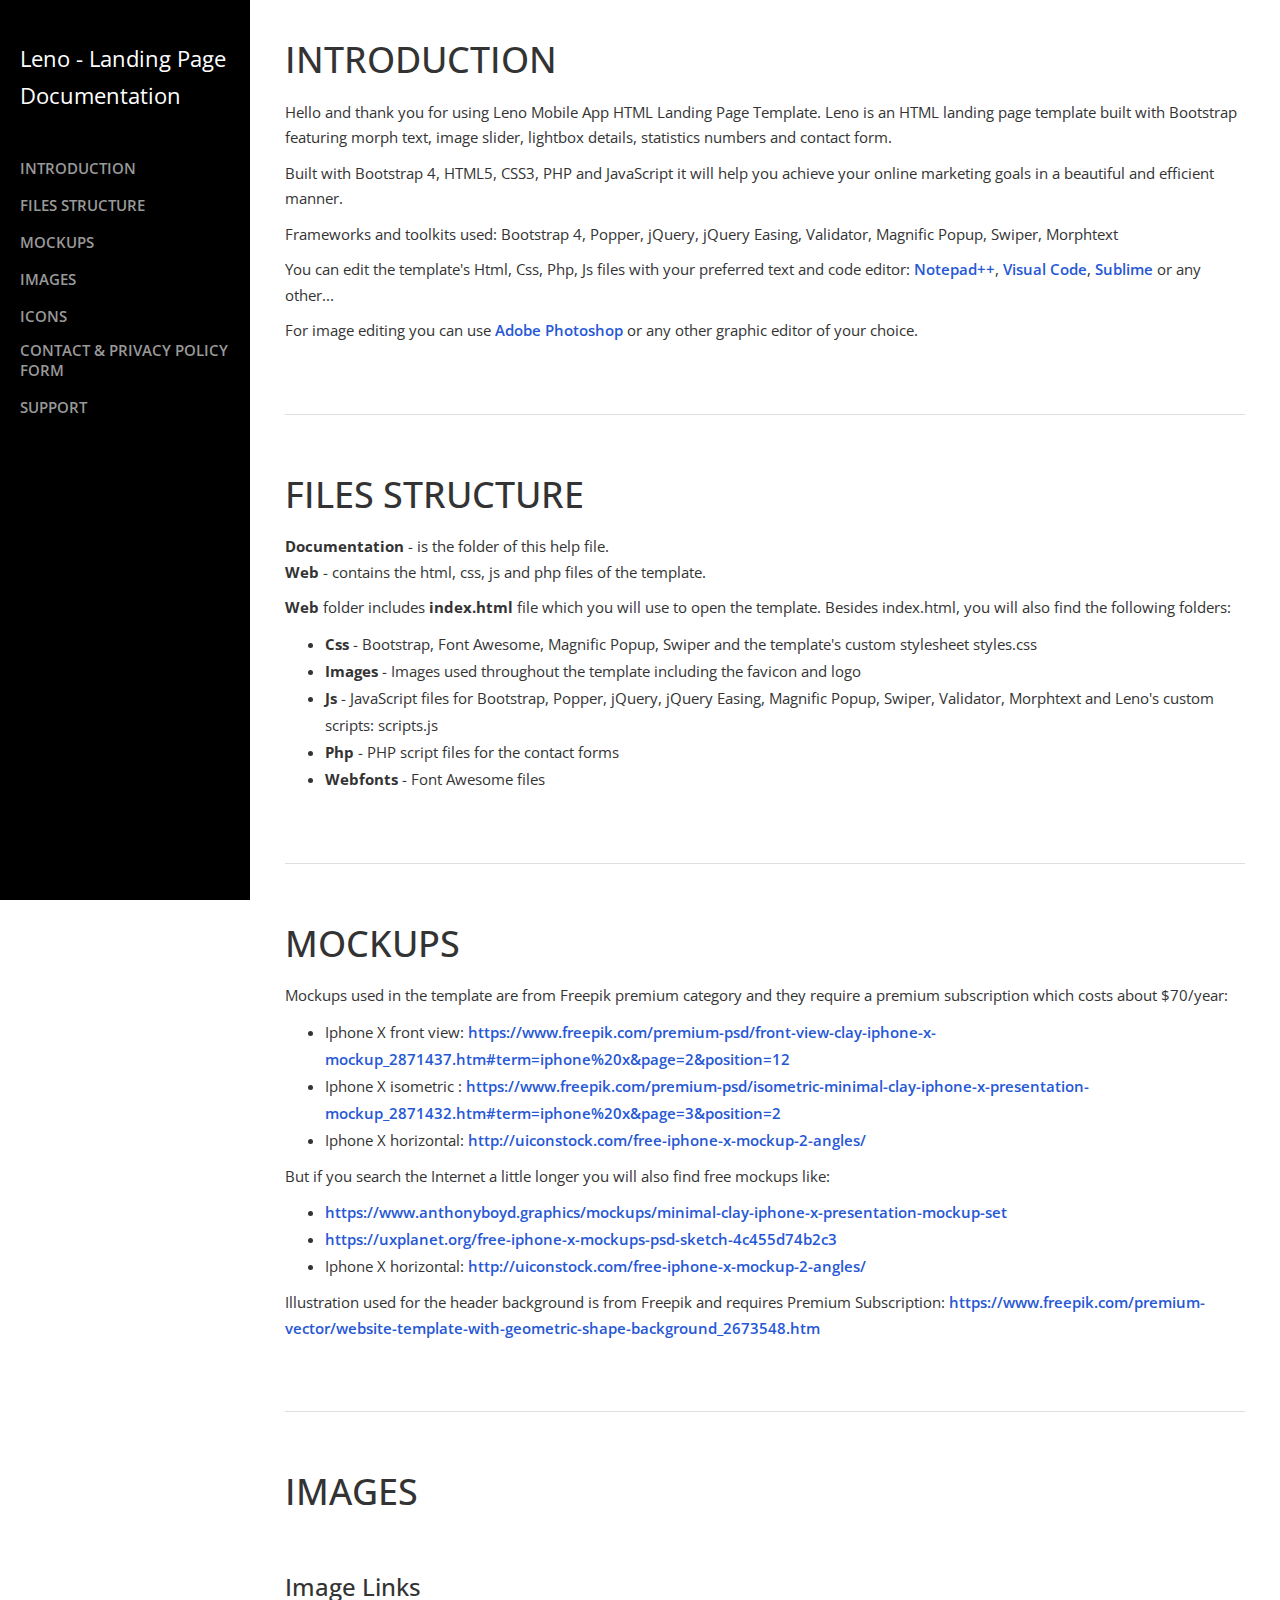
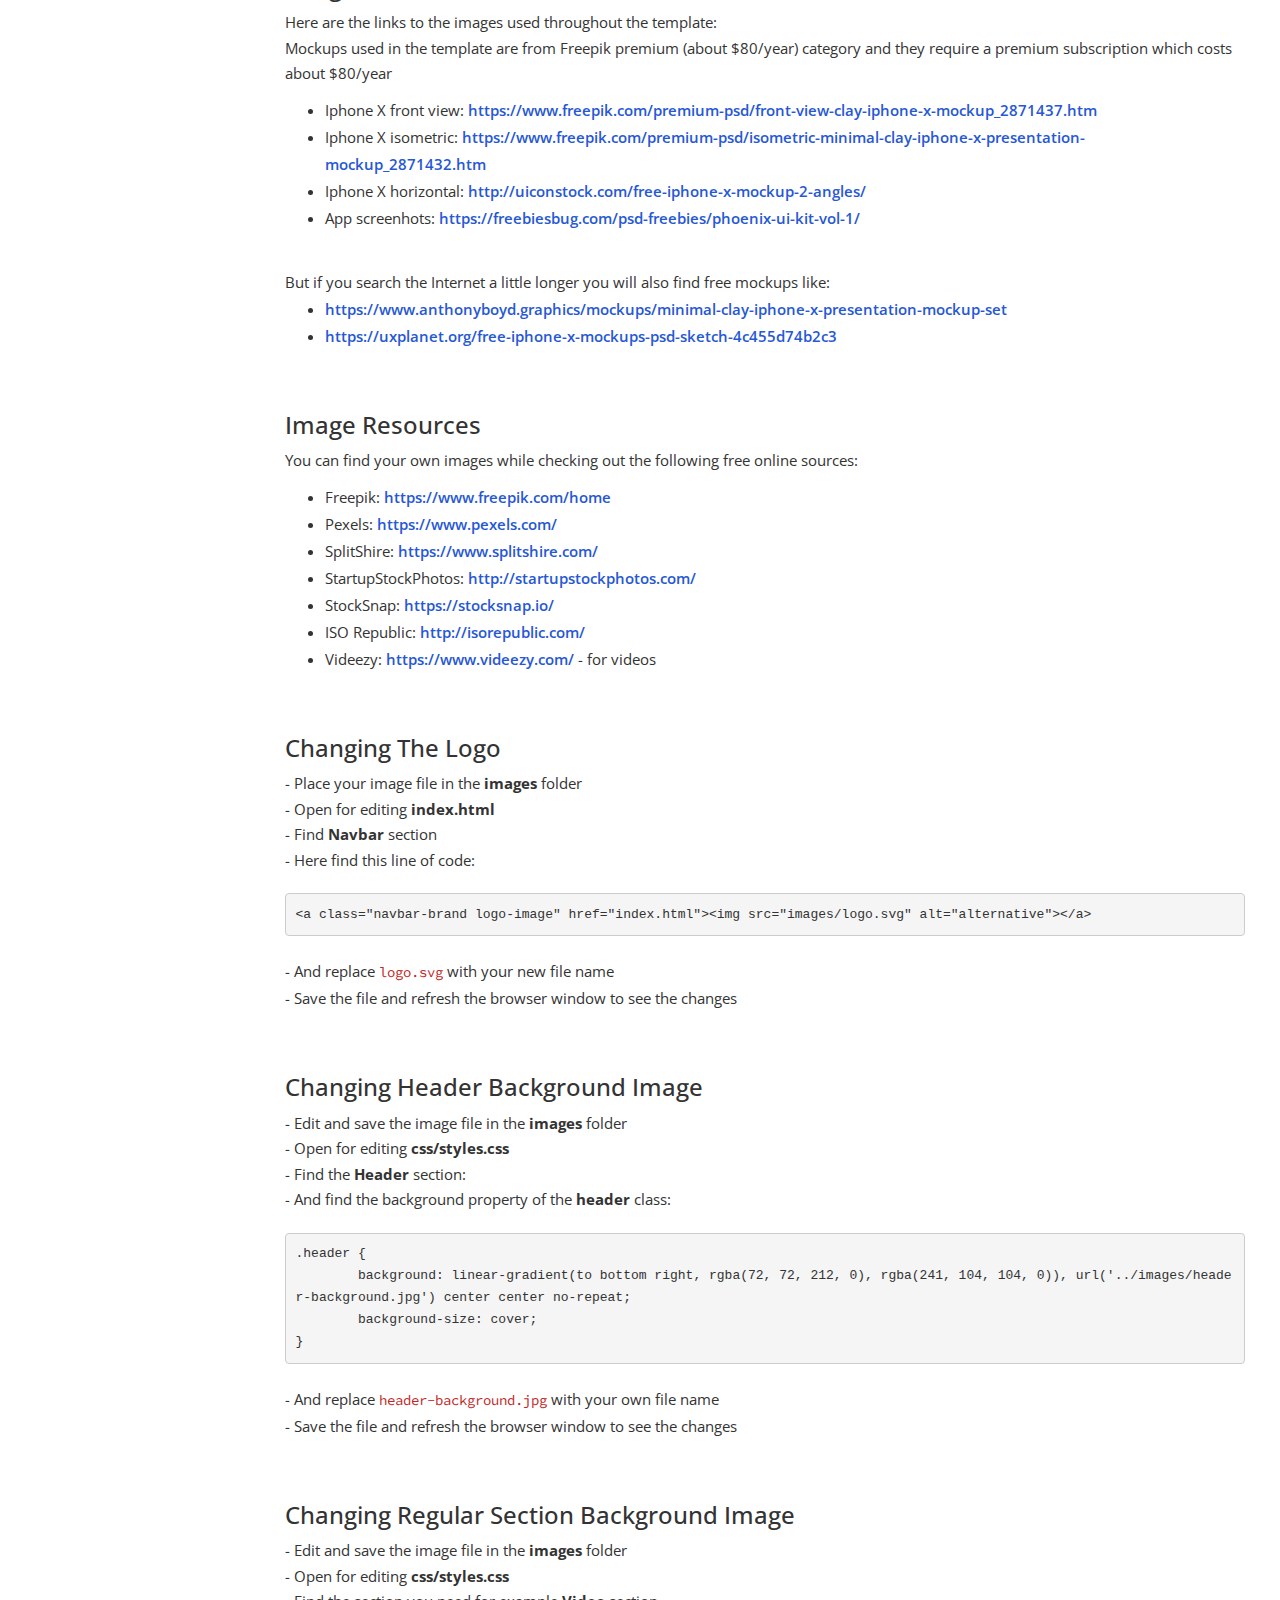
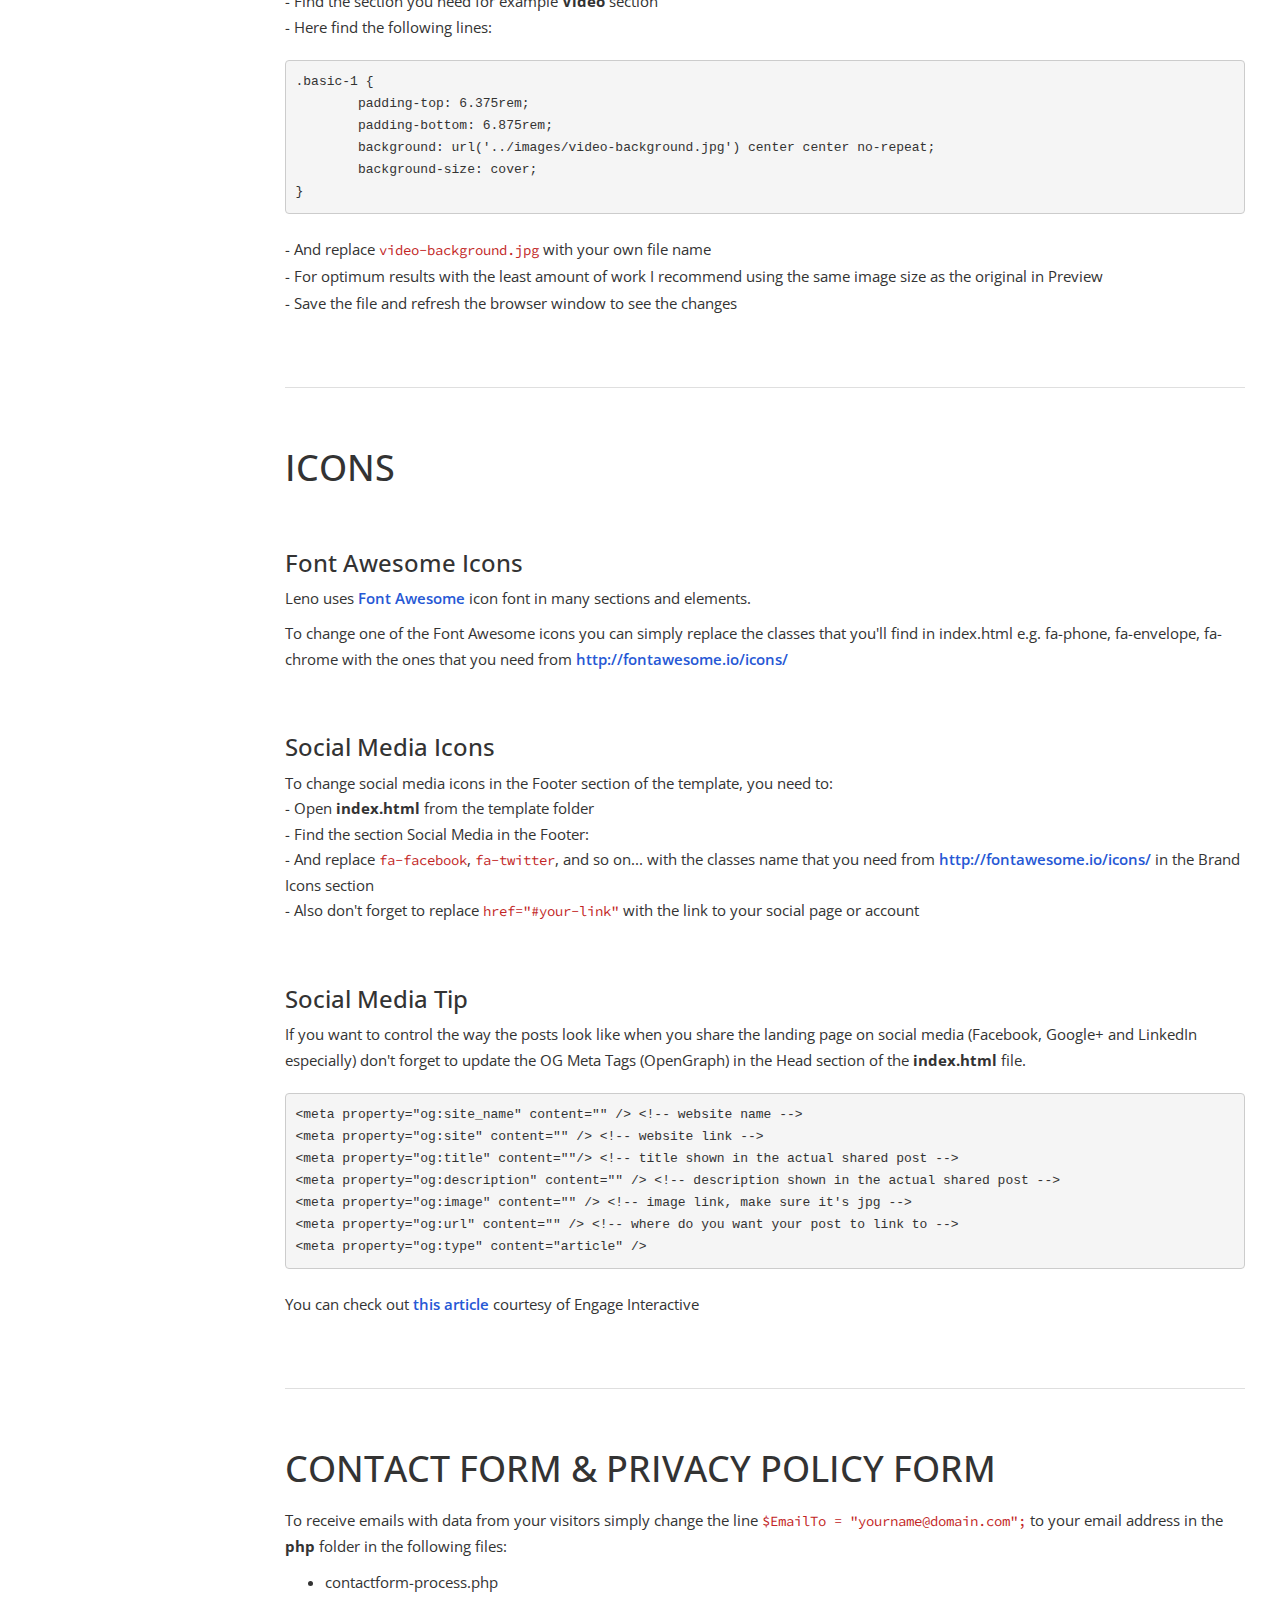
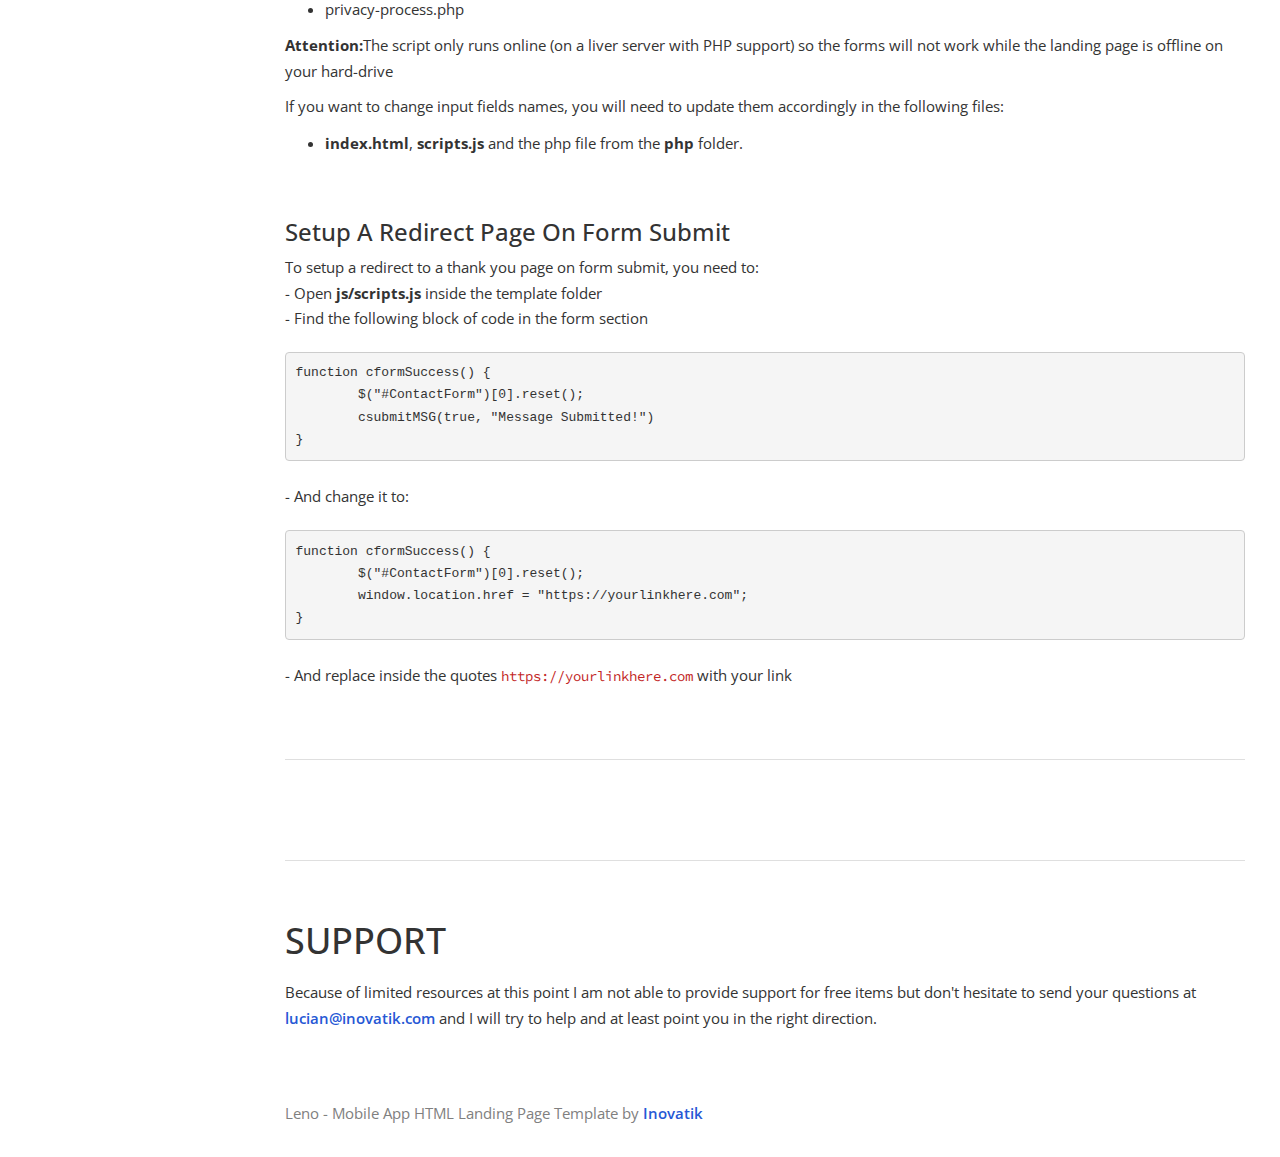
<file: leno-landing-page/documentation/index.html>
<!DOCTYPE html>
<html lang="en">
<head>

    <meta charset="utf-8">
    <meta http-equiv="X-UA-Compatible" content="IE=edge">
    <meta name="viewport" content="width=device-width, shrink-to-fit=no, initial-scale=1">
    <meta name="description" content="">
    <meta name="author" content="">
    <title>Documentation - Leno Mobile App HTML Landing Page Template</title>

    <!-- Styles -->
	<link href="https://fonts.googleapis.com/css?family=Source+Code+Pro:300,400,600" rel="stylesheet">
	<link href="https://fonts.googleapis.com/css?family=Open+Sans:300,400,600" rel="stylesheet">
    <link href="css/bootstrap.min.css" rel="stylesheet">
    <link href="css/styles.css" rel="stylesheet">

    <!-- HTML5 Shim and Respond.js IE8 support of HTML5 elements and media queries -->
    <!-- WARNING: Respond.js doesn't work if you view the page via file:// -->
    <!--[if lt IE 9]>
        <script src="https://oss.maxcdn.com/libs/html5shiv/3.7.0/html5shiv.js"></script>
        <script src="https://oss.maxcdn.com/libs/respond.js/1.4.2/respond.min.js"></script>
    <![endif]-->

</head>
<body>
    <div id="wrapper">

        <!-- Sidebar -->
        <div id="sidebar-wrapper">
			<p>Leno - Landing Page<br> Documentation</p>
            <ul class="sidebar-nav">
                <li class="sidebar-brand">
                </li>
                <li>
                    <a href="#introduction">INTRODUCTION</a>
                </li>
                <li>
                    <a href="#files">FILES STRUCTURE</a>
				</li>
				<li>
					<a href="#mockups">MOCKUPS</a>
				</li>
				<li>
                    <a href="#images">IMAGES</a>
                </li>
                <li>
                    <a href="#icons">ICONS</a>
				</li>
				<li>
                    <a href="#forms">CONTACT & PRIVACY POLICY FORM</a>
                </li>
				<li>
                    <a href="#support">SUPPORT</a>
                </li>
            </ul>
        </div>
        <!-- end of sidebar wrapper -->


        <!-- Page Content -->
        <div id="page-content-wrapper">
            <div class="container-fluid">
                <div class="row">
                    <div id="introduction" class="col-lg-12">
                        <h1>INTRODUCTION</h1>
                        <p>Hello and thank you for using Leno Mobile App HTML Landing Page Template. Leno is an HTML landing page template built with Bootstrap featuring morph text, image slider, lightbox details, statistics numbers and contact form.</p>
						<p>Built with Bootstrap 4, HTML5, CSS3, PHP and JavaScript it will help you achieve your online marketing goals in a beautiful and efficient manner.</p>
						<p>Frameworks and toolkits used: Bootstrap 4, Popper, jQuery, jQuery Easing, Validator, Magnific Popup, Swiper, Morphtext</p>
						<p>You can edit the template's Html, Css, Php, Js files with your preferred text and code editor: <a href="https://notepad-plus-plus.org/">Notepad++</a>, <a href="https://code.visualstudio.com/">Visual Code</a>, <a href="https://www.sublimetext.com/">Sublime</a> or any other...</p>
						<p>For image editing you can use <a href="http://www.adobe.com/products/photoshop.html">Adobe Photoshop</a> or any other graphic editor of your choice.</p>
					</div> <!-- end of introduction -->
					
					
					<div class="col-lg-12"><hr></div> <!-- gray separator line -->
					
					
					<div id="files" class="col-lg-12">
                        <h1>FILES STRUCTURE</h1>
						<p>
							<b>Documentation</b> - is the folder of this help file.
							<br><b>Web</b> - contains the html, css, js and php files of the template.
						</p>
						<p>
							<b>Web</b> folder includes <b>index.html</b> file which you will use to open the template. Besides index.html, you will also find the following folders:
							<ul>
								<li><b>Css</b> - Bootstrap, Font Awesome, Magnific Popup, Swiper and the template's custom stylesheet styles.css</li>
								<li><b>Images</b> - Images used throughout the template including the favicon and logo</li>
								<li><b>Js</b> - JavaScript files for Bootstrap, Popper, jQuery, jQuery Easing, Magnific Popup, Swiper, Validator, Morphtext and Leno's custom scripts: scripts.js</li>
								<li><b>Php</b> - PHP script files for the contact forms</li>
								<li><b>Webfonts</b> - Font Awesome files</li>
							</ul>
						</p>
					</div> <!-- end of files structure -->


					<div class="col-lg-12"><hr></div> <!-- gray separator line -->


					<div id="mockups" class="col-lg-12">
						<h1>MOCKUPS</h1>
						<p>
							Mockups used in the template are from Freepik premium category and they require a premium subscription which costs about $70/year:
							<ul>
								<li>Iphone X front view: <a href="https://www.freepik.com/premium-psd/front-view-clay-iphone-x-mockup_2871437.htm#term=iphone%20x&page=2&position=12">https://www.freepik.com/premium-psd/front-view-clay-iphone-x-mockup_2871437.htm#term=iphone%20x&page=2&position=12</a></li>
								<li>Iphone X isometric : <a href="https://www.freepik.com/premium-psd/isometric-minimal-clay-iphone-x-presentation-mockup_2871432.htm#term=iphone%20x&page=3&position=2">https://www.freepik.com/premium-psd/isometric-minimal-clay-iphone-x-presentation-mockup_2871432.htm#term=iphone%20x&page=3&position=2</a></li>
								<li>Iphone X horizontal: <a href="https://www.freepik.com/premium-psd/isometric-minimal-clay-iphone-x-presentation-mockup_2871432.htm#term=iphone%20x&page=3&position=2">http://uiconstock.com/free-iphone-x-mockup-2-angles/</a></li>
							</ul>
						</p>
						<p>
							But if you search the Internet a little longer you will also find free mockups like:
							<ul>
								<li><a href="https://www.anthonyboyd.graphics/mockups/minimal-clay-iphone-x-presentation-mockup-set">https://www.anthonyboyd.graphics/mockups/minimal-clay-iphone-x-presentation-mockup-set</a></li>
								<li><a href="https://uxplanet.org/free-iphone-x-mockups-psd-sketch-4c455d74b2c3">https://uxplanet.org/free-iphone-x-mockups-psd-sketch-4c455d74b2c3</a></li>
								<li>Iphone X horizontal: <a href="http://uiconstock.com/free-iphone-x-mockup-2-angles/">http://uiconstock.com/free-iphone-x-mockup-2-angles/</a></li>
							</ul>
						</p>
						<p>
							Illustration used for the header background is from Freepik and requires Premium Subscription: <a href="https://www.freepik.com/premium-vector/website-template-with-geometric-shape-background_2673548.htm">https://www.freepik.com/premium-vector/website-template-with-geometric-shape-background_2673548.htm</a>
						</p>
					</div> <!-- end of files structure -->


					<div class="col-lg-12"><hr></div> <!-- gray separator line -->


					<div id="images" class="col-lg-12">
						<h1>IMAGES</h1>
						<h3>Image Links</h3>
						<p>Here are the links to the images used throughout the template:
							<br>Mockups used in the template are from Freepik premium (about $80/year) category and they require a premium subscription which costs about $80/year
							<ul>
								<li>Iphone X front view: <a href="https://www.freepik.com/premium-psd/front-view-clay-iphone-x-mockup_2871437.htm">https://www.freepik.com/premium-psd/front-view-clay-iphone-x-mockup_2871437.htm</a></li>
								<li>Iphone X isometric: <a href="https://www.freepik.com/premium-psd/isometric-minimal-clay-iphone-x-presentation-mockup_2871432.htm">https://www.freepik.com/premium-psd/isometric-minimal-clay-iphone-x-presentation-mockup_2871432.htm</a></li>
								<li>Iphone X horizontal: <a href="http://uiconstock.com/free-iphone-x-mockup-2-angles/">http://uiconstock.com/free-iphone-x-mockup-2-angles/</a></li>
								<li>App screenhots: <a href="https://freebiesbug.com/psd-freebies/phoenix-ui-kit-vol-1/">https://freebiesbug.com/psd-freebies/phoenix-ui-kit-vol-1/</a></li>
							</ul>
							<br>But if you search the Internet a little longer you will also find free mockups like:
							<ul>
								<li><a href="https://www.anthonyboyd.graphics/mockups/minimal-clay-iphone-x-presentation-mockup-set">https://www.anthonyboyd.graphics/mockups/minimal-clay-iphone-x-presentation-mockup-set</a></li>
								<li><a href="https://uxplanet.org/free-iphone-x-mockups-psd-sketch-4c455d74b2c3">https://uxplanet.org/free-iphone-x-mockups-psd-sketch-4c455d74b2c3</a></li>
							</ul>
						</p>

						<h3>Image Resources</h3>
						<p>You can find your own images while checking out the following free online sources:
							<ul>
								<li>Freepik: <a href="https://www.pexels.com/">https://www.freepik.com/home</a></li>
								<li>Pexels: <a href="https://www.pexels.com/">https://www.pexels.com/</a></li>
								<li>SplitShire: <a href="https://www.splitshire.com/">https://www.splitshire.com/</a></li>
								<li>StartupStockPhotos: <a href="http://startupstockphotos.com/">http://startupstockphotos.com/</a></li>
								<li>StockSnap: <a href="https://stocksnap.io/">https://stocksnap.io/</a></li>
								<li>ISO Republic: <a href="http://isorepublic.com/">http://isorepublic.com/</a></li>
								<li>Videezy: <a href="https://www.videezy.com/">https://www.videezy.com/</a> - for videos</li>
							</ul>
						</p>
						
						<h3>Changing The Logo</h3>
						<p>
							- Place your image file in the <b>images</b> folder
							<br>- Open for editing <b>index.html</b>
							<br>- Find <b>Navbar</b> section
							<br>- Here find this line of code:
<pre class="code-format">
&lt;a class=&quot;navbar-brand logo-image&quot; href=&quot;index.html&quot;&gt;&lt;img src=&quot;images/logo.svg&quot; alt=&quot;alternative&quot;&gt;&lt;/a&gt;  
</pre>							
							<br>- And replace <span class="code">logo.svg</span> with your new file name
							<br>- Save the file and refresh the browser window to see the changes
						</p>
						
						<h3>Changing Header Background Image</h3>
						<p>
							- Edit and save the image file in the <b>images</b> folder
							<br>- Open for editing <b>css/styles.css</b>
							<br>- Find the <b>Header</b> section:
							<br>- And find the background property of the <b>header</b> class:
<pre class="code-format">
.header {
	background: linear-gradient(to bottom right, rgba(72, 72, 212, 0), rgba(241, 104, 104, 0)), url('../images/header-background.jpg') center center no-repeat;
	background-size: cover;
}
</pre>							
							<br>- And replace <span class="code">header-background.jpg</span> with your own file name
							<br>- Save the file and refresh the browser window to see the changes
						</p>

						<h3>Changing Regular Section Background Image</h3>
						<p>
							- Edit and save the image file in the <b>images</b> folder
							<br>- Open for editing <b>css/styles.css</b>
							<br>- Find the section you need for example <b>Video</b> section
							<br>- Here find the following lines:
<pre class="code-format">
.basic-1 {
	padding-top: 6.375rem;
	padding-bottom: 6.875rem;
	background: url('../images/video-background.jpg') center center no-repeat;
	background-size: cover; 
}
</pre>							
							<br>- And replace <span class="code">video-background.jpg</span> with your own file name
							<br>- For optimum results with the least amount of work I recommend using the same image size as the original in Preview
							<br>- Save the file and refresh the browser window to see the changes
						</p>
					</div> <!-- end of images -->


					<div class="col-lg-12"><hr></div> <!-- gray separator line -->
					
					
					<div id="icons" class="col-lg-12">
                        <h1>ICONS</h1>
						<h3>Font Awesome Icons</h3>
						<p>Leno uses <a href="http://fontawesome.io/">Font Awesome</a> icon font in many sections and elements.
						<p>To change one of the Font Awesome icons you can simply replace the classes that you'll find in index.html e.g. fa-phone, fa-envelope, fa-chrome with the ones that you need from <a href="http://fontawesome.io/icons/">http://fontawesome.io/icons/</a></p>

						<h3>Social Media Icons</h3>
						<p>To change social media icons in the Footer section of the template, you need to: 
							<br>- Open <b>index.html</b> from the template folder
							<br>- Find the section Social Media in the Footer:
							<br>- And replace <span class="code">fa-facebook</span>, <span class="code">fa-twitter</span>, and so on... with the classes name that you need from <a href="http://fontawesome.io/icons/">http://fontawesome.io/icons/</a> in the Brand Icons section
							<br>- Also don't forget to replace <span class="code">href="#your-link"</span> with the link to your social page or account
						</p>

						<h3>Social Media Tip</h3>
						<p>If you want to control the way the posts look like when you share the landing page on social media (Facebook, Google+ and LinkedIn especially) don't forget to update the OG Meta Tags (OpenGraph) in the Head section of the <b>index.html</b> file.
<pre class="code-format">
&lt;meta property="og:site_name" content="" /&gt; &lt;!-- website name --&gt;
&lt;meta property="og:site" content="" /&gt; &lt;!-- website link --&gt;
&lt;meta property="og:title" content=""/&gt; &lt;!-- title shown in the actual shared post --&gt;
&lt;meta property="og:description" content="" /&gt; &lt;!-- description shown in the actual shared post --&gt;
&lt;meta property="og:image" content="" /&gt; &lt;!-- image link, make sure it's jpg --&gt;
&lt;meta property="og:url" content="" /&gt; &lt;!-- where do you want your post to link to --&gt;
&lt;meta property="og:type" content="article" /&gt;
</pre>
						<br>You can check out <a href="http://engageinteractive.co.uk/blog/an-introduction-to-using-facebooks-open-graph-protocol">this article</a> courtesy of Engage Interactive</p>
                    </div> <!-- end of icons -->
					

					<div class="col-lg-12"><hr></div> <!-- gray separator line -->
					

					<div id="forms" class="col-lg-12">
                        <h1>CONTACT FORM & PRIVACY POLICY FORM</h1>
                        <p>To receive emails with data from your visitors simply change the line <span class="code">$EmailTo = "yourname@domain.com";</span> to your email address in the <b>php</b> folder in the following files:</p>
						<ul>
							<li>contactform-process.php</li>
							<li>privacy-process.php</li>
						</ul>
						<p><b>Attention:</b>The script only runs online (on a liver server with PHP support) so the forms will not work while the landing page is offline on your hard-drive</p>
						<p>If you want to change input fields names, you will need to update them accordingly in the following files:</p>
						<ul>
							<li><b>index.html</b>, <b>scripts.js</b> and the php file from the <b>php</b> folder.</li>
						</ul>

						<h3>Setup A Redirect Page On Form Submit</h3>
						<p>
							To setup a redirect to a thank you page on form submit, you need to: 
							<br>- Open <b>js/scripts.js</b> inside the template folder
							<br>- Find the following block of code in the form section 
<pre class="code-format">
function cformSuccess() {
	$("#ContactForm")[0].reset();
	csubmitMSG(true, "Message Submitted!")
}
</pre>
							<br>- And change it to:
<pre class="code-format">
function cformSuccess() {
	$("#ContactForm")[0].reset();
	window.location.href = "https://yourlinkhere.com";
}
</pre>
							<br>- And replace inside the quotes <span class="code">https://yourlinkhere.com</span> with your link
						</p>
					</div> <!-- end of contact form and privacy policy form -->
						
					
					<div class="col-lg-12"><hr></div> <!-- gray separator line -->
					

					<div class="col-lg-12"><hr></div> <!-- gray separator line -->

					
					<div id="support" class="col-lg-12">
						<h1>SUPPORT</h1>
						<p>Because of limited resources at this point I am not able to provide support for free items but don't hesitate to send your questions at <a href="mailto:lucian@inovatik.com">lucian@inovatik.com</a> and I will try to help and at least point you in the right direction.</p>
					</div> <!-- end of support -->
										
					<div class="col-lg-12">
						<p class="footer">Leno - Mobile App HTML Landing Page Template by <a href="https://inovatik.com">Inovatik</a></p>
					</div>
                </div>
            </div>
        </div> <!-- end of page content wrapper -->
    </div> <!-- end of wrapper -->
    

    <!-- Scripts Libraries -->
    <script src="js/jquery.js" type="text/javascript"></script>
    <script src="js/bootstrap.min.js" type="text/javascript"></script>

	
	<!-- Custom Scripts -->
    <script>
    <!-- Menu Toggle Script -->
	$("#menu-toggle").click(function(e) {
        e.preventDefault();
        $("#wrapper").toggleClass("toggled");
    });
	
	/* Smooth Scrolling To Anchors  */
		$(function() {
			$('a[href*="#"]:not([data-toggle="tab"])').click(function() {
				if (location.pathname.replace(/^\//,'') == this.pathname.replace(/^\//,'') && location.hostname == this.hostname) {
					var target = $(this.hash);
					target = target.length ? target : $('[name=' + this.hash.slice(1) +']');
					if (target.length) {
						$('html, body').animate({
							scrollTop: target.offset().top
						}, 700);
						return false;
					}
				}
			});
		});
	</script>

</body>
</html>
</file>
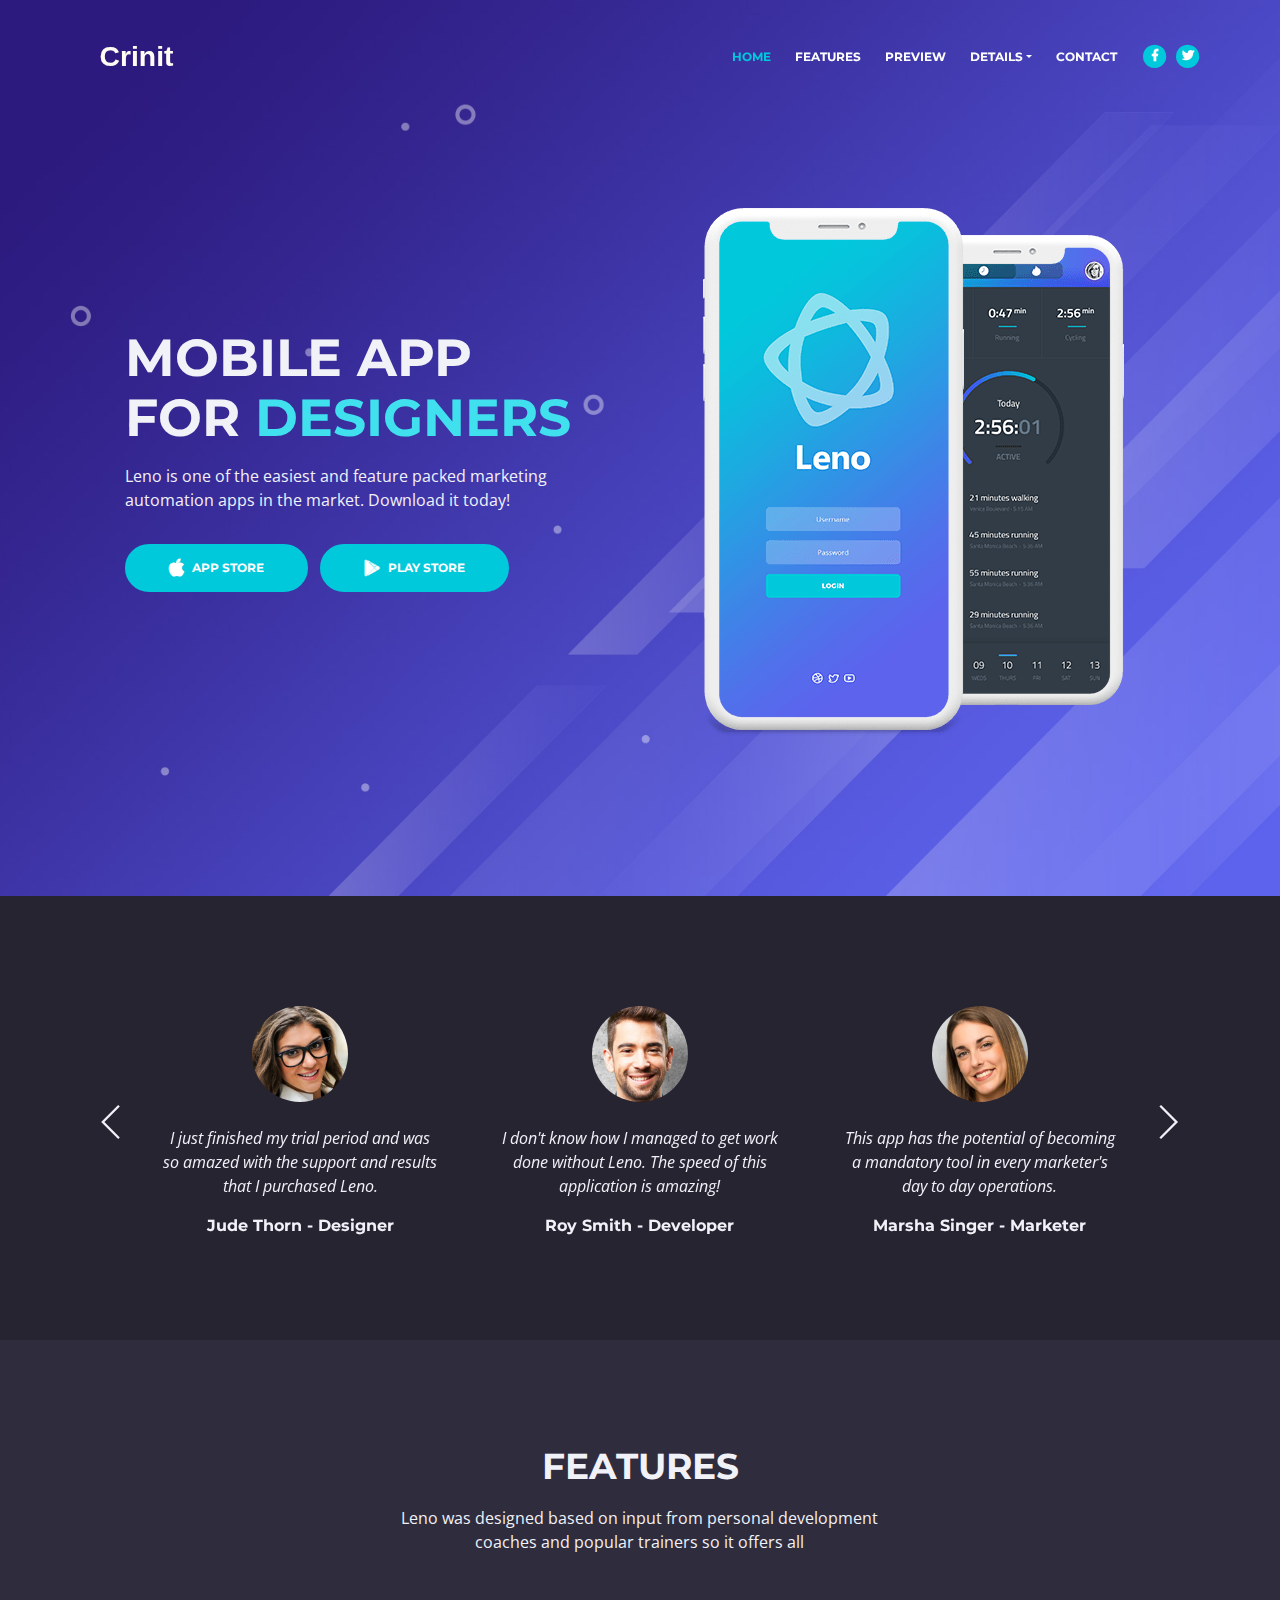
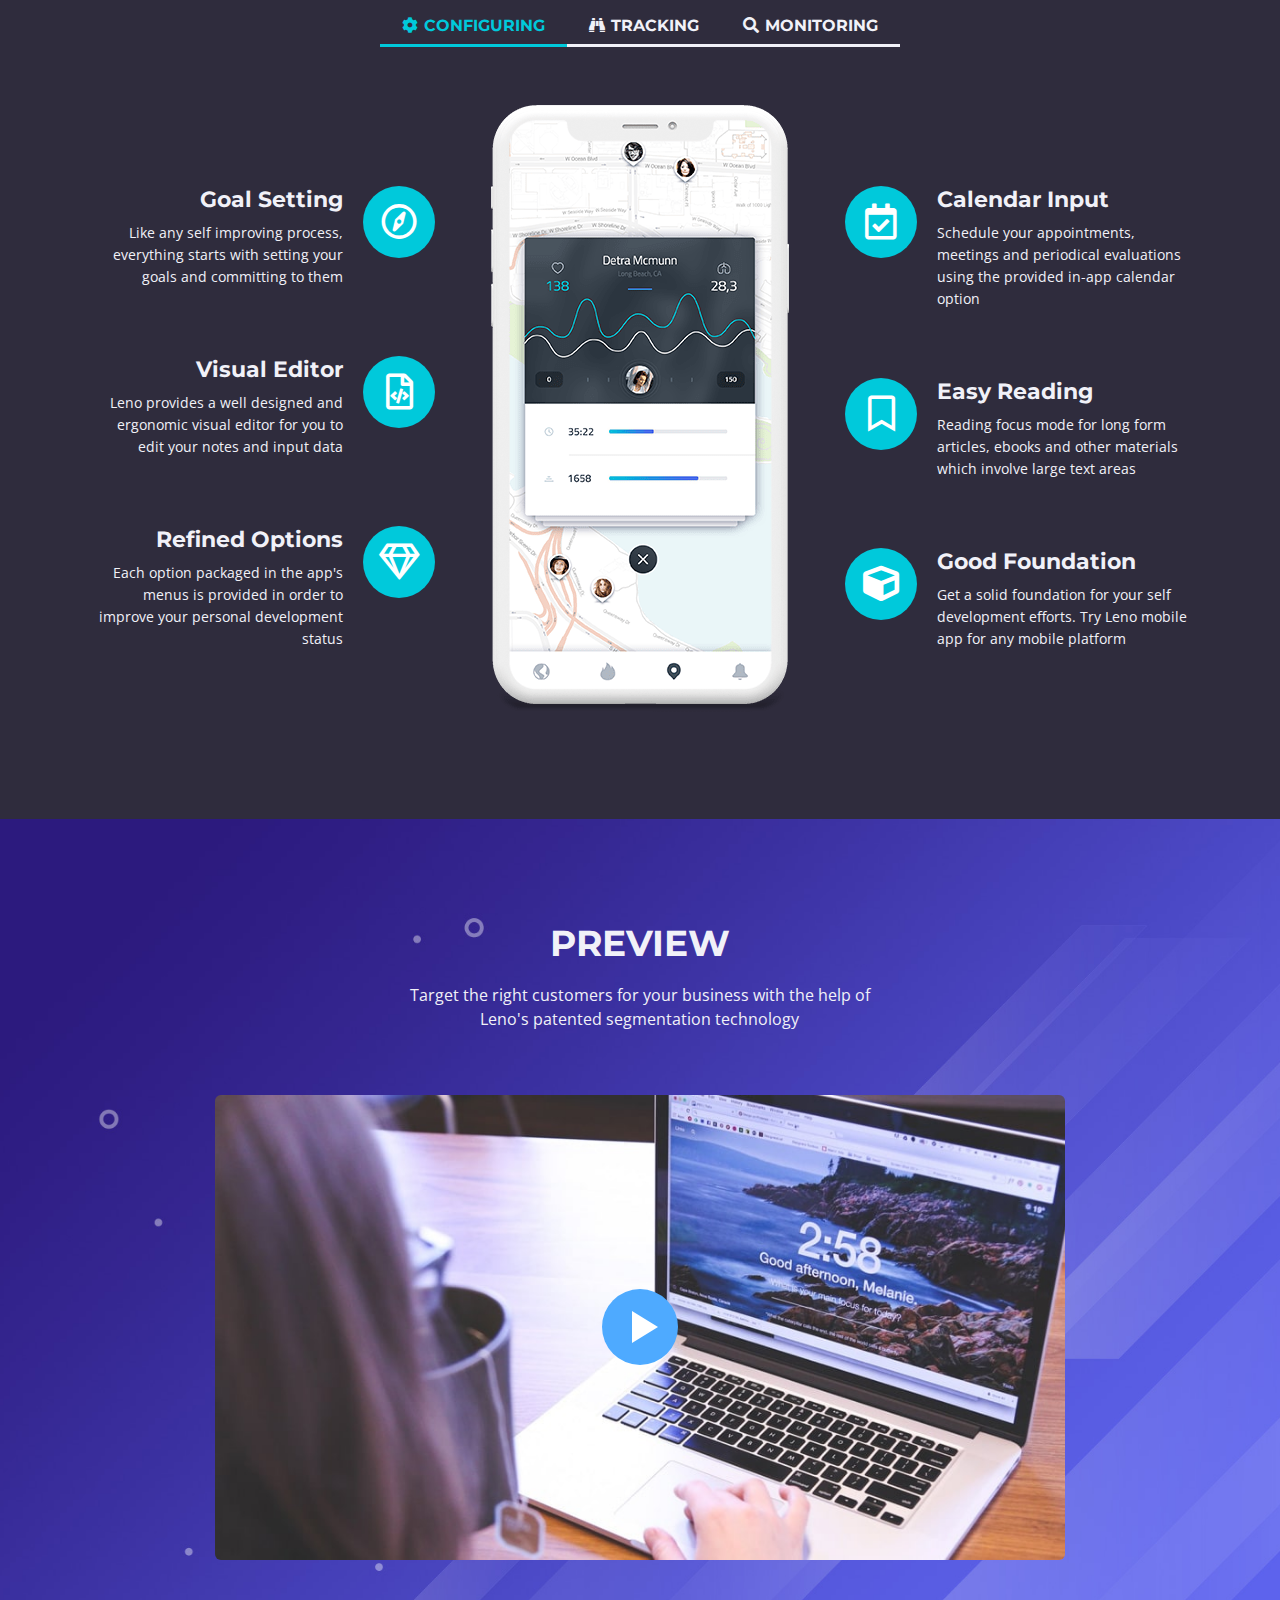
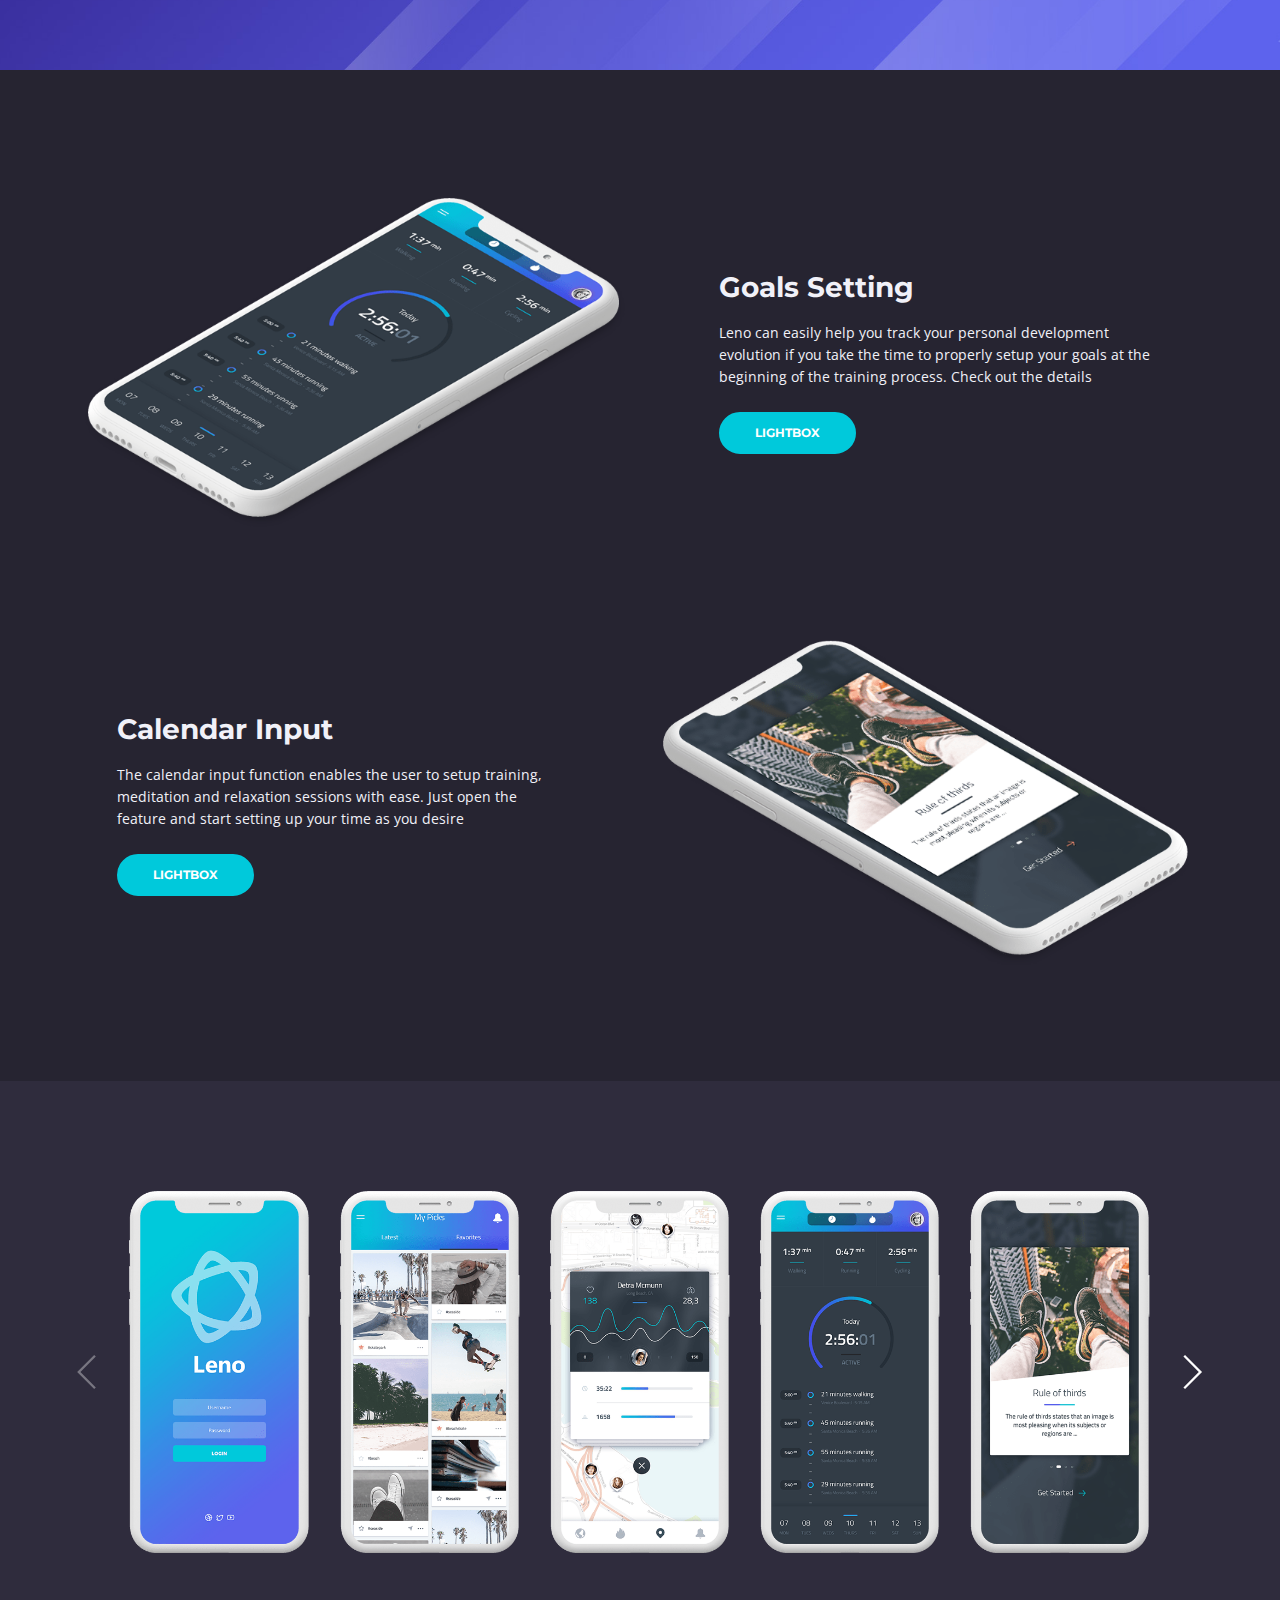
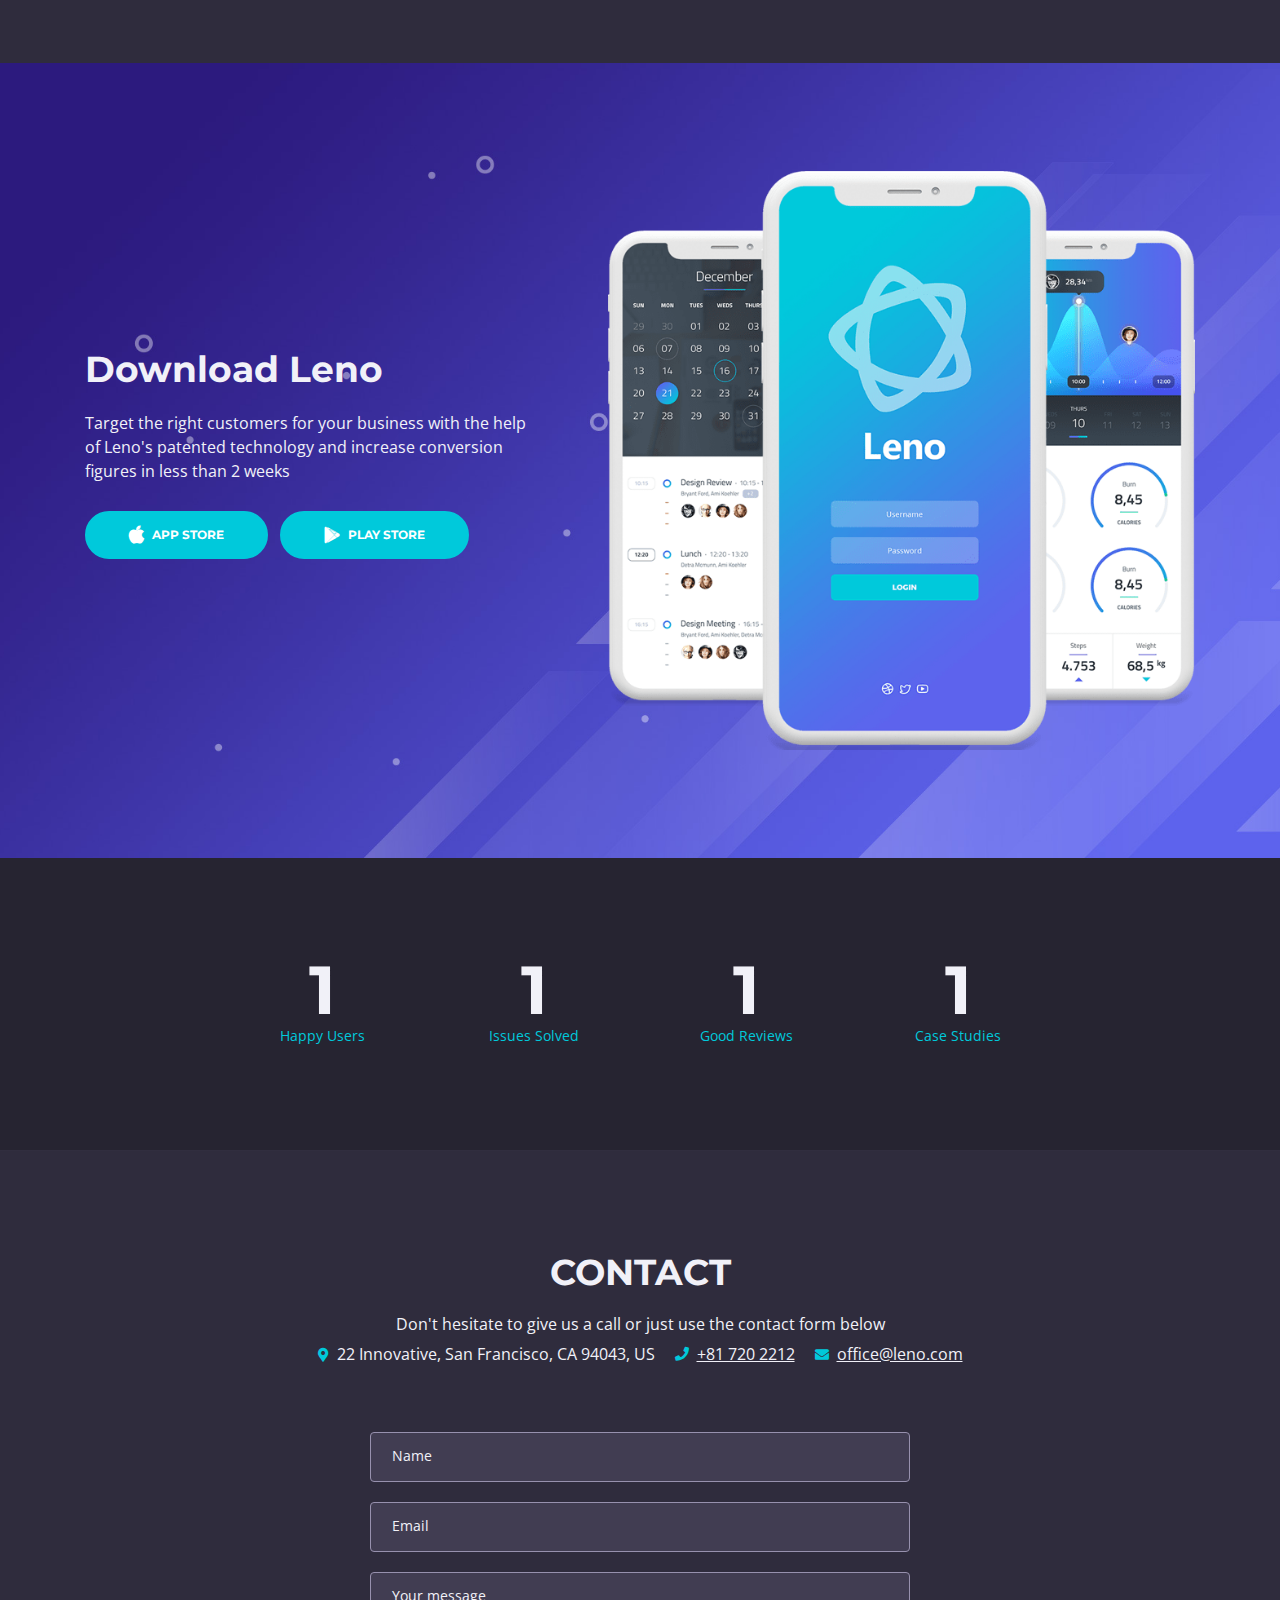
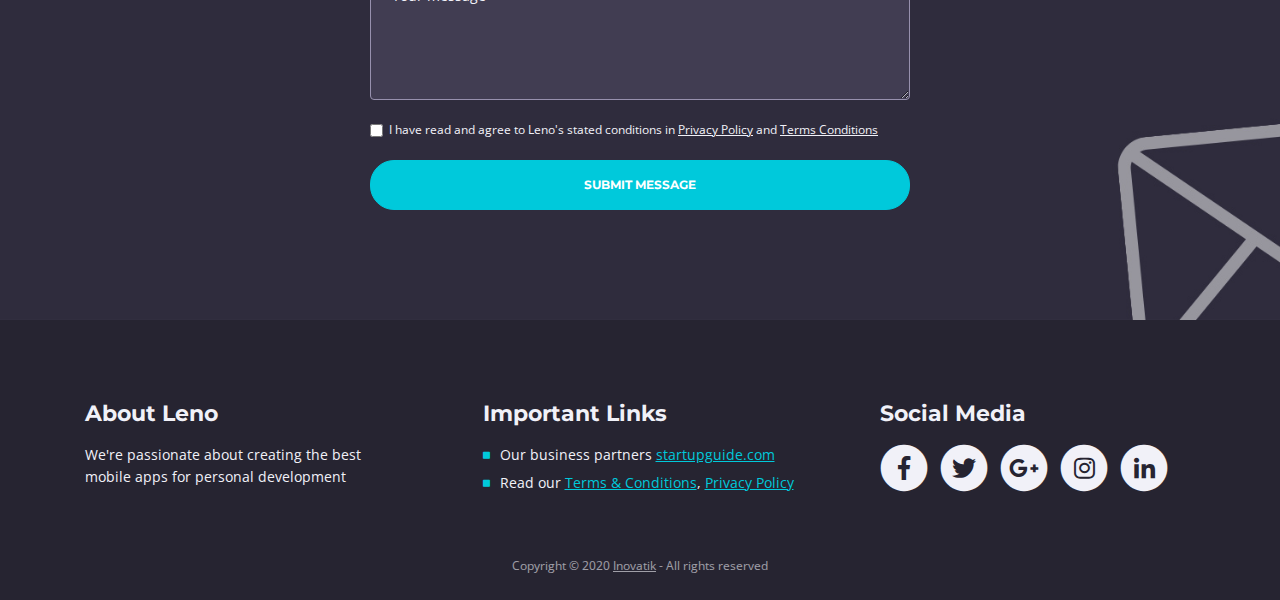
<file: leno-landing-page/web/index.html>
<!DOCTYPE html>
<html lang="en">
<head>
    <meta charset="utf-8">
    <meta name="viewport" content="width=device-width, initial-scale=1, shrink-to-fit=no">
    
    <!-- SEO Meta Tags -->
    <meta name="description" content="Mobile app HTML landing page template to help you build a great online presence for your app which will convert visitors into users">
    <meta name="author" content="Inovatik">

    <!-- OG Meta Tags to improve the way the post looks when you share the page on LinkedIn, Facebook, Google+ -->
	<meta property="og:site_name" content="" /> <!-- website name -->
	<meta property="og:site" content="" /> <!-- website link -->
	<meta property="og:title" content=""/> <!-- title shown in the actual shared post -->
	<meta property="og:description" content="" /> <!-- description shown in the actual shared post -->
	<meta property="og:image" content="" /> <!-- image link, make sure it's jpg -->
	<meta property="og:url" content="" /> <!-- where do you want your post to link to -->
	<meta property="og:type" content="article" />

    <!-- Website Title -->
    <title>Leno - Mobile App HTML Landing Page Template</title>
    
    <!-- Styles -->
    <link href="https://fonts.googleapis.com/css?family=Montserrat:400,600,700" rel="stylesheet">
    <link href="https://fonts.googleapis.com/css?family=Open+Sans:400,400i,700,700i" rel="stylesheet">
    <link href="css/bootstrap.css" rel="stylesheet">
    <link href="css/fontawesome-all.css" rel="stylesheet">
    <link href="css/swiper.css" rel="stylesheet">
	<link href="css/magnific-popup.css" rel="stylesheet">
	<link href="css/styles.css" rel="stylesheet">
	
	<!-- Favicon  -->
    <link rel="icon" href="images/favicon.png">
</head>
<body data-spy="scroll" data-target=".fixed-top">
    
    <!-- Preloader -->
	<div class="spinner-wrapper">
        <div class="spinner">
            <div class="bounce1"></div>
            <div class="bounce2"></div>
            <div class="bounce3"></div>
        </div>
    </div>
    <!-- end of preloader -->
    

    <!-- Navigation -->
    <nav class="navbar navbar-expand-md navbar-dark navbar-custom fixed-top">
        <!-- Text Logo - Use this if you don't have a graphic logo -->
        <!-- <a class="navbar-brand logo-text page-scroll" href="index.html">Leno</a> -->

        <!-- Image Logo -->
        <a class="navbar-brand logo-image" href="index.html"><img src="images/logo.svg" alt="alternative"></a> 
        
        <!-- Mobile Menu Toggle Button -->
        <button class="navbar-toggler" type="button" data-toggle="collapse" data-target="#navbarsExampleDefault" aria-controls="navbarsExampleDefault" aria-expanded="false" aria-label="Toggle navigation">
            <span class="navbar-toggler-awesome fas fa-bars"></span>
            <span class="navbar-toggler-awesome fas fa-times"></span>
        </button>
        <!-- end of mobile menu toggle button -->

        <div class="collapse navbar-collapse" id="navbarsExampleDefault">
            <ul class="navbar-nav ml-auto">
                <li class="nav-item">
                    <a class="nav-link page-scroll" href="#header">HOME <span class="sr-only">(current)</span></a>
                </li>
                <li class="nav-item">
                    <a class="nav-link page-scroll" href="#features">FEATURES</a>
                </li>
                <li class="nav-item">
                    <a class="nav-link page-scroll" href="#preview">PREVIEW</a>
                </li>

                <!-- Dropdown Menu -->          
                <li class="nav-item dropdown">
                    <a class="nav-link dropdown-toggle page-scroll" href="#details" id="navbarDropdown" role="button" aria-haspopup="true" aria-expanded="false">DETAILS</a>
                    <div class="dropdown-menu" aria-labelledby="navbarDropdown">
                        <a class="dropdown-item" href="terms-conditions.html"><span class="item-text">TERMS CONDITIONS</span></a>
                        <div class="dropdown-items-divide-hr"></div>
                        <a class="dropdown-item" href="privacy-policy.html"><span class="item-text">PRIVACY POLICY</span></a>
                    </div>
                </li>
                <!-- end of dropdown menu -->

                <li class="nav-item">
                    <a class="nav-link page-scroll" href="#contact">CONTACT</a>
                </li>
            </ul>
            <span class="nav-item social-icons">
                <span class="fa-stack">
                    <a href="#your-link">
                        <i class="fas fa-circle fa-stack-2x"></i>
                        <i class="fab fa-facebook-f fa-stack-1x"></i>
                    </a>
                </span>
                <span class="fa-stack">
                    <a href="#your-link">
                        <i class="fas fa-circle fa-stack-2x"></i>
                        <i class="fab fa-twitter fa-stack-1x"></i>
                    </a>
                </span>
            </span>
        </div>
    </nav> <!-- end of navbar -->
    <!-- end of navigation -->


    <!-- Header -->
    <header id="header" class="header">
        <div class="header-content">
            <div class="container">
                <div class="row">
                    <div class="col-lg-6">
                        <div class="text-container">
                            <h1>MOBILE APP <br>FOR <span id="js-rotating">DESIGNERS, MARKETERS, DEVELOPERS</span></h1>
                            <p class="p-large">Leno is one of the easiest and feature packed marketing automation apps in the market. Download it today!</p>
                            <a class="btn-solid-lg page-scroll" href="#your-link"><i class="fab fa-apple"></i>APP STORE</a>
                            <a class="btn-solid-lg page-scroll" href="#your-link"><i class="fab fa-google-play"></i>PLAY STORE</a>
                        </div>
                    </div> <!-- end of col -->
                    <div class="col-lg-6">
                        <div class="image-container">
                            <img class="img-fluid" src="images/header-iphone.png" alt="alternative">
                        </div> <!-- end of image-container -->
                    </div> <!-- end of col -->
                </div> <!-- end of row -->
            </div> <!-- end of container -->
        </div> <!-- end of header-content -->
    </header> <!-- end of header -->
    <!-- end of header -->


    <!-- Testimonials -->
    <div class="slider-1">
        <div class="container">
            <div class="row">
                <div class="col-lg-12">

                    <!-- Card Slider -->
                    <div class="slider-container">
                        <div class="swiper-container card-slider">
                            <div class="swiper-wrapper">
                                
                                <!-- Slide -->
                                <div class="swiper-slide">
                                    <div class="card">
                                        <img class="card-image" src="images/testimonial-1.jpg" alt="alternative">
                                        <div class="card-body">
                                            <p class="testimonial-text">I just finished my trial period and was so amazed with the support and results that I purchased Leno.</p>
                                            <p class="testimonial-author">Jude Thorn - Designer</p>
                                        </div>
                                    </div>
                                </div> <!-- end of swiper-slide -->
                                <!-- end of slide -->
        
                                <!-- Slide -->
                                <div class="swiper-slide">
                                    <div class="card">
                                        <img class="card-image" src="images/testimonial-2.jpg" alt="alternative">
                                        <div class="card-body">
                                            <p class="testimonial-text">I don't know how I managed to get work done without Leno. The speed of this application is amazing!</p>
                                            <p class="testimonial-author">Roy Smith - Developer</p>
                                        </div>
                                    </div>        
                                </div> <!-- end of swiper-slide -->
                                <!-- end of slide -->
        
                                <!-- Slide -->
                                <div class="swiper-slide">
                                    <div class="card">
                                        <img class="card-image" src="images/testimonial-3.jpg" alt="alternative">
                                        <div class="card-body">
                                            <p class="testimonial-text">This app has the potential of becoming a mandatory tool in every marketer's day to day operations.</p>
                                            <p class="testimonial-author">Marsha Singer - Marketer</p>
                                        </div>
                                    </div>        
                                </div> <!-- end of swiper-slide -->
                                <!-- end of slide -->
        
                                <!-- Slide -->
                                <div class="swiper-slide">
                                    <div class="card">
                                        <img class="card-image" src="images/testimonial-4.jpg" alt="alternative">
                                        <div class="card-body">
                                            <p class="testimonial-text">Searching for a great marketing automation app was difficult but thankfully I found Leno.</p>
                                            <p class="testimonial-author">Tim Shaw - Designer</p>
                                        </div>
                                    </div>
                                </div> <!-- end of swiper-slide -->
                                <!-- end of slide -->
        
                                <!-- Slide -->
                                <div class="swiper-slide">
                                    <div class="card">
                                        <img class="card-image" src="images/testimonial-5.jpg" alt="alternative">
                                        <div class="card-body">
                                            <p class="testimonial-text">Leno's support team is amazing. They've helped me with some issues and I am so grateful to them.</p>
                                            <p class="testimonial-author">Lindsay Spice - Marketer</p>
                                        </div>
                                    </div>        
                                </div> <!-- end of swiper-slide -->
                                <!-- end of slide -->
        
                                <!-- Slide -->
                                <div class="swiper-slide">
                                    <div class="card">
                                        <img class="card-image" src="images/testimonial-6.jpg" alt="alternative">
                                        <div class="card-body">
                                            <p class="testimonial-text">Who would have thought that Leno can provide such amazing results in just a few weeks of use</p>
                                            <p class="testimonial-author">Ann Black - Developer</p>
                                        </div>
                                    </div>        
                                </div> <!-- end of swiper-slide -->
                                <!-- end of slide -->
                            
                            </div> <!-- end of swiper-wrapper -->
        
                            <!-- Add Arrows -->
                            <div class="swiper-button-next"></div>
                            <div class="swiper-button-prev"></div>
                            <!-- end of add arrows -->
        
                        </div> <!-- end of swiper-container -->
                    </div> <!-- end of slider-container -->
                    <!-- end of card slider -->

                </div> <!-- end of col -->
            </div> <!-- end of row -->
        </div> <!-- end of container -->
    </div> <!-- end of slider-1 -->
    <!-- end of testimonials -->
    

    <!-- Features -->
    <div id="features" class="tabs">
        <div class="container">
            <div class="row">
                <div class="col-lg-12">
                    <h2>FEATURES</h2>
                    <div class="p-heading p-large">Leno was designed based on input from personal development coaches and popular trainers so it offers all</div>
                </div> <!-- end of col -->
            </div> <!-- end of row -->
            <div class="row">

                <!-- Tabs Links -->
                <ul class="nav nav-tabs" id="lenoTabs" role="tablist">
                    <li class="nav-item">
                        <a class="nav-link active" id="nav-tab-1" data-toggle="tab" href="#tab-1" role="tab" aria-controls="tab-1" aria-selected="true"><i class="fas fa-cog"></i>CONFIGURING</a>
                    </li>
                    <li class="nav-item">
                        <a class="nav-link" id="nav-tab-2" data-toggle="tab" href="#tab-2" role="tab" aria-controls="tab-2" aria-selected="false"><i class="fas fa-binoculars"></i>TRACKING</a>
                    </li>
                    <li class="nav-item">
                        <a class="nav-link" id="nav-tab-3" data-toggle="tab" href="#tab-3" role="tab" aria-controls="tab-3" aria-selected="false"><i class="fas fa-search"></i>MONITORING</a>
                    </li>
                </ul>
                <!-- end of tabs links -->


                <!-- Tabs Content-->
                <div class="tab-content" id="lenoTabsContent">
                    
                    <!-- Tab -->
                    <div class="tab-pane fade show active" id="tab-1" role="tabpanel" aria-labelledby="tab-1">
                        <div class="container">
                            <div class="row">
                                
                                <!-- Icon Cards Pane -->
                                <div class="col-lg-4">
                                    <div class="card left-pane first">
                                        <div class="card-body">
                                            <div class="text-wrapper">
                                                <h4 class="card-title">Goal Setting</h4>
                                                <p>Like any self improving process, everything starts with setting your goals and committing to them</p>
                                            </div>
                                            <div class="card-icon">
                                                <i class="far fa-compass"></i>
                                            </div>
                                        </div>
                                    </div>
                                    <div class="card left-pane">
                                        <div class="card-body">
                                            <div class="text-wrapper">
                                                <h4 class="card-title">Visual Editor</h4>
                                                <p>Leno provides a well designed and ergonomic visual editor for you to edit your notes and input data</p>
                                            </div>
                                            <div class="card-icon">
                                                <i class="far fa-file-code"></i>
                                            </div>
                                        </div>
                                    </div>
                                    <div class="card left-pane">
                                        <div class="card-body">
                                            <div class="text-wrapper">
                                                <h4 class="card-title">Refined Options</h4>
                                                <p>Each option packaged in the app's menus is provided in order to improve your personal development status</p>
                                            </div>
                                            <div class="card-icon">
                                                <i class="far fa-gem"></i>
                                            </div>
                                        </div>
                                    </div>
                                </div>
                                <!-- end of icon cards pane -->

                                <!-- Image Pane -->
                                <div class="col-lg-4">
                                    <img class="img-fluid" src="images/features-iphone-1.png" alt="alternative">
                                </div>
                                <!-- end of image pane -->
                                
                                <!-- Icon Cards Pane -->
                                <div class="col-lg-4">
                                    <div class="card right-pane first">
                                        <div class="card-body">
                                            <div class="card-icon">
                                                <i class="far fa-calendar-check"></i>
                                            </div>
                                            <div class="text-wrapper">
                                                <h4 class="card-title">Calendar Input</h4>
                                                <p>Schedule your appointments, meetings and periodical evaluations using the provided in-app calendar option</p>
                                            </div>
                                        </div>
                                    </div>
                                    <div class="card right-pane">
                                        <div class="card-body">
                                            <div class="card-icon">
                                                <i class="far fa-bookmark"></i>
                                            </div>
                                            <div class="text-wrapper">
                                                <h4 class="card-title">Easy Reading</h4>
                                                <p>Reading focus mode for long form articles, ebooks and other materials which involve large text areas</p>
                                            </div>
                                        </div>
                                    </div>
                                    <div class="card right-pane">
                                        <div class="card-body">
                                            <div class="card-icon">
                                                <i class="fas fa-cube"></i>
                                            </div>
                                            <div class="text-wrapper">
                                                <h4 class="card-title">Good Foundation</h4>
                                                <p>Get a solid foundation for your self development efforts. Try Leno mobile app for any mobile platform</p>
                                            </div>
                                        </div>
                                    </div>
                                </div>
                                <!-- end of icon cards pane -->

                            </div> <!-- end of row -->
                        </div> <!-- end of container -->
                    </div> <!-- end of tab-pane -->
                    <!-- end of tab -->

                    <!-- Tab -->
                    <div class="tab-pane fade" id="tab-2" role="tabpanel" aria-labelledby="tab-2">
                        <div class="container">
                            <div class="row">

                                <!-- Image Pane -->
                                <div class="col-md-4">
                                    <img class="img-fluid" src="images/features-iphone-2.png" alt="alternative">
                                </div>
                                <!-- end of image pane -->
                                
                                <!-- Text And Icon Cards Area -->
                                <div class="col-md-8">
                                    <div class="text-area">
                                        <h3>Track Result Based On Your</h3>
                                        <p>After you've configured the app and settled on the data gathering techniques you can not start the information trackers and start collecting those <a class="turquoise" href="#your-link">interesting details</a>. You can always change them.</p>
                                    </div> <!-- end of text-area -->
                                    
                                    <div class="icon-cards-area">
                                            <div class="card">
                                                <div class="card-icon">
                                                    <i class="fas fa-cube"></i>
                                                </div>
                                                <div class="card-body">
                                                    <h4 class="card-title">Good Foundation</h4>
                                                    <p>Get a solid foundation for your self development efforts. Try Leno mobile app for any mobile platform</p>
                                                </div>
                                            </div>
                                            <div class="card">
                                                <div class="card-icon">
                                                    <i class="far fa-bookmark"></i>
                                                </div>
                                                <div class="card-body">
                                                    <h4 class="card-title">Easy Reading</h4>
                                                    <p>Reading focus mode for long form articles, ebooks and other materials which involve large text areas</p>
                                                </div>
                                            </div>
                                            <div class="card">
                                                <div class="card-icon">
                                                    <i class="far fa-calendar-check"></i>
                                                </div>
                                                <div class="card-body">
                                                    <h4 class="card-title">Calendar Input</h4>
                                                    <p>Schedule your appointments, meetings and periodical evaluations using the provided in-app calendar option</p>
                                                </div>
                                            </div>
                                            <div class="card">
                                                <div class="card-icon">
                                                    <i class="far fa-file-code"></i>
                                                </div>
                                                <div class="card-body">
                                                    <h4 class="card-title">Visual Editor</h4>
                                                    <p>Leno provides a well designed and ergonomic visual editor for you to edit your notes and input data</p>
                                                </div>
                                            </div>
                                    </div> <!-- end of icon cards area -->
                                </div> <!-- end of col-md-8 -->
                                <!-- end of text and icon cards area -->

                            </div> <!-- end of row -->
                        </div> <!-- end of container -->
                    </div> <!-- end of tab-pane -->
                    <!-- end of tab -->

                    <!-- Tab -->
                    <div class="tab-pane fade" id="tab-3" role="tabpanel" aria-labelledby="tab-3">
                        <div class="container">
                            <div class="row">

                                <!-- Text And Icon Cards Area -->
                                <div class="col-md-8">
                                    <div class="icon-cards-area">
                                        <div class="card">
                                            <div class="card-icon">
                                                <i class="far fa-calendar-check"></i>
                                            </div>
                                            <div class="card-body">
                                                <h4 class="card-title">Calendar Input</h4>
                                                <p>Schedule your appointments, meetings and periodical evaluations using the provided in-app calendar option</p>
                                            </div>
                                        </div>
                                        <div class="card">
                                            <div class="card-icon">
                                                <i class="far fa-file-code"></i>
                                            </div>
                                            <div class="card-body">
                                                <h4 class="card-title">Visual Editor</h4>
                                                <p>Leno provides a well designed and ergonomic visual editor for you to edit your notes and input data</p>
                                            </div>
                                        </div>
                                        <div class="card">
                                            <div class="card-icon">
                                                <i class="fas fa-cube"></i>
                                            </div>
                                            <div class="card-body">
                                                <h4 class="card-title">Good Foundation</h4>
                                                <p>Get a solid foundation for your self development efforts. Try Leno mobile app for any mobile platform</p>
                                            </div>
                                        </div>
                                        <div class="card">
                                            <div class="card-icon">
                                                <i class="far fa-bookmark"></i>
                                            </div>
                                            <div class="card-body">
                                                <h4 class="card-title">Easy Reading</h4>
                                                <p>Reading focus mode for long form articles, ebooks and other materials which involve large text areas</p>
                                            </div>
                                        </div>
                                    </div> <!-- end of icon cards area -->
                                    
                                    <div class="text-area">
                                        <h3>Monitoring Tools Evaluation</h3>
                                        <p>Monitor the evolution of your finances and health state using tools integrated in Leno. The generated real time reports can be filtered based on any <a class="turquoise" href="#your-link">desired criteria</a>.</p>
                                    </div> <!-- end of text-area -->
                                </div> <!-- end of col-md-8 -->
                                <!-- end of text and icon cards area -->

                                <!-- Image Pane -->
                                <div class="col-md-4">
                                    <img class="img-fluid" src="images/features-iphone-3.png" alt="alternative">
                                </div>
                                <!-- end of image pane -->
                                    
                            </div> <!-- end of row -->
                        </div> <!-- end of container -->
                    </div><!-- end of tab-pane -->
                    <!-- end of tab -->

                </div> <!-- end of tab-content -->
                <!-- end of tabs content -->

            </div> <!-- end of row --> 
        </div> <!-- end of container --> 
    </div> <!-- end of tabs -->
    <!-- end of features -->


    <!-- Video -->
    <div id="preview" class="basic-1">
        <div class="container">
            <div class="row">
                <div class="col-lg-12">
                    <h2>PREVIEW</h2>
                    <div class="p-heading p-large">Target the right customers for your business with the help of Leno's patented segmentation technology</div>
                </div> <!-- end of col -->
            </div> <!-- end of row -->
            <div class="row">
                <div class="col-lg-12">

                    <!-- Video Preview -->
                    <div class="image-container">
                        <div class="video-wrapper">
                            <a class="popup-youtube" href="https://www.youtube.com/watch?v=fLCjQJCekTs" data-effect="fadeIn">
                                <img class="img-fluid" src="images/video-frame.jpg" alt="alternative">
                                <span class="video-play-button">
                                    <span></span>
                                </span>
                            </a>
                        </div> <!-- end of video-wrapper -->
                    </div> <!-- end of image-container -->
                    <!-- end of video preview -->

                </div> <!-- end of col -->
            </div> <!-- end of row -->
        </div> <!-- end of container -->
    </div> <!-- end of basic-1 -->
    <!-- end of video -->


    <!-- Details 1 -->
    <div id="details" class="basic-2">
        <div class="container">
            <div class="row">
                <div class="col-lg-6">
                    <img class="img-fluid" src="images/details-1-iphone.png" alt="alternative">
                </div> <!-- end of col -->
                <div class="col-lg-6">
                    <div class="text-container">
                        <h3>Goals Setting</h3>
                        <p>Leno can easily help you track your personal development evolution if you take the time to properly setup your goals at the beginning of the training process. Check out the details</p>
                        <a class="btn-solid-reg popup-with-move-anim" href="#details-lightbox-1">LIGHTBOX</a>
                    </div> <!-- end of text-container -->
                </div> <!-- end of col -->
            </div> <!-- end of row -->
        </div> <!-- end of container -->
    </div> <!-- end of basic-2 -->
    <!-- end of details 1 -->


    <!-- Details 2 -->
    <div class="basic-3">
        <div class="second">
            <div class="container">
                <div class="row">
                    <div class="col-lg-6">
                        <div class="text-container">
                            <h3>Calendar Input</h3>
                            <p>The calendar input function enables the user to setup training, meditation and relaxation sessions with ease. Just open the feature and start setting up your time as you desire</p>
                            <a class="btn-solid-reg popup-with-move-anim" href="#details-lightbox-2">LIGHTBOX</a>
                        </div> <!-- end of text-container -->
                    </div> <!-- end of col -->
                    <div class="col-lg-6">
                        <img class="img-fluid" src="images/details-2-iphone.png" alt="alternative">
                    </div> <!-- end of col -->
                </div> <!-- end of row -->
            </div> <!-- end of container -->
        </div> <!-- end of second -->
    </div> <!-- end of basic-3 -->    
    <!-- end of details 2 -->


    <!-- Details Lightboxes -->
	<!-- Lightbox -->
	<div id="details-lightbox-1" class="lightbox-basic zoom-anim-dialog mfp-hide">
		<div class="row">
			<button title="Close (Esc)" type="button" class="mfp-close x-button">×</button>
			<div class="col-lg-6">
				<img class="img-fluid" src="images/details-lightbox-1.png" alt="alternative">
			</div>
			<div class="col-lg-6">
				<h3>Goals Setting</h3>
				<hr>
                <p>Leno can easily help you track your personal development evolution if you take the time to set it up.</p>
                <h4>User Feedback</h4>
                <p>This is a great app which can help you save time and make your live easier. And it will help improve your productivity levels.</p>
                <p>You should definitely give it a try when you need a good app.</p>
				<table>
					<tr><td class="icon-cell"><i class="fas fa-desktop"></i></td><td>Responsive layout</td></tr>
					<tr><td class="icon-cell"><i class="fas fa-bullhorn"></i></td><td>Distinctive CTAs</td></tr>
					<tr><td class="icon-cell"><i class="fas fa-image"></i></td><td>Image gallery slider</td></tr>
					<tr><td class="icon-cell"><i class="fas fa-envelope"></i></td><td>Contact forms</td></tr>
					<tr><td class="icon-cell"><i class="fab fa-font-awesome-flag"></i></td><td>FontAwesome icons</td></tr>
					<tr><td class="icon-cell"><i class="fas fa-code"></i></td><td>Well-structured code</td></tr>
				</table>
				<a class="btn-solid-reg" href="#your-link">DETAILS</a> <a class="btn-outline-reg mfp-close as-button" href="#details">BACK</a> 
			</div>
		</div> <!-- end of row -->
    </div> <!-- end of lightbox-basic -->
    <!-- end of lightbox -->
    
    <!-- Lightbox -->
    <div id="details-lightbox-2" class="lightbox-basic zoom-anim-dialog mfp-hide">
		<div class="row">
			<button title="Close (Esc)" type="button" class="mfp-close x-button">×</button>
			<div class="col-lg-6">
				<img class="img-fluid" src="images/details-lightbox-2.png" alt="alternative">
			</div>
			<div class="col-lg-6">
				<h3>Calendar Input</h3>
				<hr>
                <p>The calendar input function enables the user to setup training, meditation and relaxation sessions with ease.</p>
                <h4>User Feedback</h4>
                <p>This is a great app which can help you save time and make your live easier. And it will help improve your productivity levels.</p>
                <p>You should definitely give it a try when you need a good app.</p>
				<table>
					<tr><td class="icon-cell"><i class="fas fa-desktop"></i></td><td>Responsive layout</td></tr>
					<tr><td class="icon-cell"><i class="fas fa-bullhorn"></i></td><td>Distinctive CTAs</td></tr>
					<tr><td class="icon-cell"><i class="fas fa-image"></i></td><td>Image gallery slider</td></tr>
					<tr><td class="icon-cell"><i class="fas fa-envelope"></i></td><td>Contact forms</td></tr>
					<tr><td class="icon-cell"><i class="fab fa-font-awesome-flag"></i></td><td>FontAwesome icons</td></tr>
					<tr><td class="icon-cell"><i class="fas fa-code"></i></td><td>Well-structured code</td></tr>
				</table>
				<a class="btn-solid-reg" href="#your-link">DETAILS</a> <a class="btn-outline-reg mfp-close as-button" href="#details">BACK</a>
			</div>
		</div> <!-- end of row -->
    </div> <!-- end of lightbox-basic -->
    <!-- end of lightbox -->
    <!-- end of details lightboxes -->


    <!-- Screenshots -->
    <div class="slider-2">
        <div class="container">
            <div class="row">
                <div class="col-lg-12">
                    
                    <!-- Image Slider -->
                    <div class="slider-container">
                        <div class="swiper-container image-slider">
                            <div class="swiper-wrapper">
                                
                                <!-- Slide -->
                                <div class="swiper-slide">
                                    <a href="images/screenshot-1.png" class="popup-link" data-effect="fadeIn">
                                        <img class="img-fluid" src="images/screenshot-1.png" alt="alternative">
                                    </a>
                                </div>
                                <!-- end of slide -->
                                
                                <!-- Slide -->
                                <div class="swiper-slide">
                                    <a href="images/screenshot-2.png" class="popup-link" data-effect="fadeIn">
                                        <img class="img-fluid" src="images/screenshot-2.png" alt="alternative">
                                    </a>
                                </div>
                                <!-- end of slide -->

                                <!-- Slide -->
                                <div class="swiper-slide">
                                    <a href="images/screenshot-3.png" class="popup-link" data-effect="fadeIn">
                                        <img class="img-fluid" src="images/screenshot-3.png" alt="alternative">
                                    </a>
                                </div>
                                <!-- end of slide -->

                                <!-- Slide -->
                                <div class="swiper-slide">
                                    <a href="images/screenshot-4.png" class="popup-link" data-effect="fadeIn">
                                        <img class="img-fluid" src="images/screenshot-4.png" alt="alternative">
                                    </a>
                                </div>
                                <!-- end of slide -->

                                <!-- Slide -->
                                <div class="swiper-slide">
                                    <a href="images/screenshot-5.png" class="popup-link" data-effect="fadeIn">
                                        <img class="img-fluid" src="images/screenshot-5.png" alt="alternative">
                                    </a>
                                </div>
                                <!-- end of slide -->
                                
                                <!-- Slide -->
                                <div class="swiper-slide">
                                    <a href="images/screenshot-6.png" class="popup-link" data-effect="fadeIn">
                                        <img class="img-fluid" src="images/screenshot-6.png" alt="alternative">
                                    </a>
                                </div>
                                <!-- end of slide -->

                                <!-- Slide -->
                                <div class="swiper-slide">
                                    <a href="images/screenshot-7.png" class="popup-link" data-effect="fadeIn">
                                        <img class="img-fluid" src="images/screenshot-7.png" alt="alternative">
                                    </a>
                                </div>
                                <!-- end of slide -->

                                <!-- Slide -->
                                <div class="swiper-slide">
                                    <a href="images/screenshot-8.png" class="popup-link" data-effect="fadeIn">
                                        <img class="img-fluid" src="images/screenshot-8.png" alt="alternative">
                                    </a>
                                </div>
                                <!-- end of slide -->

                                <!-- Slide -->
                                <div class="swiper-slide">
                                    <a href="images/screenshot-9.png" class="popup-link" data-effect="fadeIn">
                                        <img class="img-fluid" src="images/screenshot-9.png" alt="alternative">
                                    </a>
                                </div>
                                <!-- end of slide -->

                                <!-- Slide -->
                                <div class="swiper-slide">
                                    <a href="images/screenshot-10.png" class="popup-link" data-effect="fadeIn">
                                        <img class="img-fluid" src="images/screenshot-10.png" alt="alternative">
                                    </a>
                                </div>
                                <!-- end of slide -->
                                
                            </div> <!-- end of swiper-wrapper -->

                            <!-- Add Arrows -->
                            <div class="swiper-button-next"></div>
                            <div class="swiper-button-prev"></div>
                            <!-- end of add arrows -->

                        </div> <!-- end of swiper-container -->
                    </div> <!-- end of slider-container -->
                    <!-- end of image slider -->

                </div> <!-- end of col -->
            </div> <!-- end of row -->
        </div> <!-- end of container -->
    </div> <!-- end of slider-2 -->
    <!-- end of screenshots -->


    <!-- Download -->
    <div class="basic-4">
        <div class="container">
            <div class="row">
                <div class="col-lg-6 col-xl-5">
                    <div class="text-container">
                        <h2>Download <span class="blue">Leno</span></h2>
                        <p class="p-large">Target the right customers for your business with the help of Leno's patented technology and increase conversion figures in less than 2 weeks</p>
                        <a class="btn-solid-lg" href="#your-link"><i class="fab fa-apple"></i>APP STORE</a>
                        <a class="btn-solid-lg" href="#your-link"><i class="fab fa-google-play"></i>PLAY STORE</a>
                    </div> <!-- end of text-container -->
                </div> <!-- end of col -->
                <div class="col-lg-6 col-xl-7">
                    <div class="image-container">
                        <img class="img-fluid" src="images/download.png" alt="alternative">
                    </div> <!-- end of img-container -->
                </div> <!-- end of col -->
            </div> <!-- end of row -->
        </div> <!-- end of container -->
    </div> <!-- end of basic-4 -->
    <!-- end of download -->


    <!-- Statistics -->
    <div class="counter">
        <div class="container">
            <div class="row">
                <div class="col-lg-12">
                    
                    <!-- Counter -->
                    <div id="counter">
                        <div class="cell">
                            <div class="counter-value number-count" data-count="231">1</div>
                            <p class="counter-info">Happy Users</p>
                        </div>
                        <div class="cell">
                            <div class="counter-value number-count" data-count="85">1</div>
                            <p class="counter-info">Issues Solved</p>
                        </div>
                        <div class="cell">
                            <div class="counter-value number-count" data-count="59">1</div>
                            <p class="counter-info">Good Reviews</p>
                        </div>
                        <div class="cell">
                            <div class="counter-value number-count" data-count="127">1</div>
                            <p class="counter-info">Case Studies</p>
                        </div>
                    </div>
                    <!-- end of counter -->
                    
                </div> <!-- end of col -->
            </div> <!-- end of row -->
        </div> <!-- end of container -->
    </div> <!-- end of counter -->
    <!-- end of statistics -->


    <!-- Contact -->
    <div id="contact" class="form">
        <div class="container">
            <div class="row">
                <div class="col-lg-12">
                    <h2>CONTACT</h2>
                    <ul class="list-unstyled li-space-lg">
                        <li class="address">Don't hesitate to give us a call or just use the contact form below</li>
                        <li><i class="fas fa-map-marker-alt"></i>22 Innovative, San Francisco, CA 94043, US</li>
                        <li><i class="fas fa-phone"></i><a class="blue" href="tel:003024630820">+81 720 2212</a></li>
                        <li><i class="fas fa-envelope"></i><a class="blue" href="mailto:office@leno.com">office@leno.com</a></li>
                    </ul>
                </div> <!-- end of col -->
            </div> <!-- end of row -->
            <div class="row">
                <div class="col-lg-6 offset-lg-3">
                    
                    <!-- Contact Form -->
                    <form id="contactForm" data-toggle="validator" data-focus="false">
                        <div class="form-group">
                            <input type="text" class="form-control-input" id="cname" required>
                            <label class="label-control" for="cname">Name</label>
                            <div class="help-block with-errors"></div>
                        </div>
                        <div class="form-group">
                            <input type="email" class="form-control-input" id="cemail" required>
                            <label class="label-control" for="cemail">Email</label>
                            <div class="help-block with-errors"></div>
                        </div>
                        <div class="form-group">
                            <textarea class="form-control-textarea" id="cmessage" required></textarea>
                            <label class="label-control" for="cmessage">Your message</label>
                            <div class="help-block with-errors"></div>
                        </div>
                        <div class="form-group checkbox">
                            <input type="checkbox" id="cterms" value="Agreed-to-Terms" required>I have read and agree to Leno's stated conditions in <a href="privacy-policy.html">Privacy Policy</a> and <a href="terms-conditions.html">Terms Conditions</a> 
                            <div class="help-block with-errors"></div>
                        </div>
                        <div class="form-group">
                            <button type="submit" class="form-control-submit-button">SUBMIT MESSAGE</button>
                        </div>
                        <div class="form-message">
                            <div id="cmsgSubmit" class="h3 text-center hidden"></div>
                        </div>
                    </form>
                    <!-- end of contact form -->

                </div> <!-- end of col -->
            </div> <!-- end of row -->
        </div> <!-- end of container -->
    </div> <!-- end of form -->
    <!-- end of contact -->


    <!-- Footer -->
    <div class="footer">
        <div class="container">
            <div class="row">
                <div class="col-md-4">
                    <div class="footer-col">
                        <h4>About Leno</h4>
                        <p>We're passionate about creating the best mobile apps for personal development</p>
                    </div>
                </div> <!-- end of col -->
                <div class="col-md-4">
                    <div class="footer-col middle">
                        <h4>Important Links</h4>
                        <ul class="list-unstyled li-space-lg">
                            <li class="media">
                                <i class="fas fa-square"></i>
                                <div class="media-body">Our business partners <a class="turquoise" href="#your-link">startupguide.com</a></div>
                            </li>
                            <li class="media">
                                <i class="fas fa-square"></i>
                                <div class="media-body">Read our <a class="turquoise" href="terms-conditions.html">Terms & Conditions</a>, <a class="turquoise" href="privacy-policy.html">Privacy Policy</a></div>
                            </li>
                        </ul>
                    </div>
                </div> <!-- end of col -->
                <div class="col-md-4">
                    <div class="footer-col last">
                        <h4>Social Media</h4>
                        <span class="fa-stack">
                            <a href="#your-link">
                                <i class="fas fa-circle fa-stack-2x"></i>
                                <i class="fab fa-facebook-f fa-stack-1x"></i>
                            </a>
                        </span>
                        <span class="fa-stack">
                            <a href="#your-link">
                                <i class="fas fa-circle fa-stack-2x"></i>
                                <i class="fab fa-twitter fa-stack-1x"></i>
                            </a>
                        </span>
                        <span class="fa-stack">
                            <a href="#your-link">
                                <i class="fas fa-circle fa-stack-2x"></i>
                                <i class="fab fa-google-plus-g fa-stack-1x"></i>
                            </a>
                        </span>
                        <span class="fa-stack">
                            <a href="#your-link">
                                <i class="fas fa-circle fa-stack-2x"></i>
                                <i class="fab fa-instagram fa-stack-1x"></i>
                            </a>
                        </span>
                        <span class="fa-stack">
                            <a href="#your-link">
                                <i class="fas fa-circle fa-stack-2x"></i>
                                <i class="fab fa-linkedin-in fa-stack-1x"></i>
                            </a>
                        </span>
                    </div> 
                </div> <!-- end of col -->
            </div> <!-- end of row -->
        </div> <!-- end of container -->
    </div> <!-- end of footer -->  
    <!-- end of footer -->


    <!-- Copyright -->
    <div class="copyright">
        <div class="container">
            <div class="row">
                <div class="col-lg-12">
                    <p class="p-small">Copyright © 2020 <a href="https://inovatik.com">Inovatik</a> - All rights reserved</p>
                </div> <!-- end of col -->
            </div> <!-- enf of row -->
        </div> <!-- end of container -->
    </div> <!-- end of copyright --> 
    <!-- end of copyright -->
    
    	
    <!-- Scripts -->
    <script src="js/jquery.min.js"></script> <!-- jQuery for Bootstrap's JavaScript plugins -->
    <script src="js/popper.min.js"></script> <!-- Popper tooltip library for Bootstrap -->
    <script src="js/bootstrap.min.js"></script> <!-- Bootstrap framework -->
    <script src="js/jquery.easing.min.js"></script> <!-- jQuery Easing for smooth scrolling between anchors -->
    <script src="js/swiper.min.js"></script> <!-- Swiper for image and text sliders -->
    <script src="js/jquery.magnific-popup.js"></script> <!-- Magnific Popup for lightboxes -->
    <script src="js/morphext.min.js"></script> <!-- Morphtext rotating text in the header -->
    <script src="js/validator.min.js"></script> <!-- Validator.js - Bootstrap plugin that validates forms -->
    <script src="js/scripts.js"></script> <!-- Custom scripts -->
</body>
</html>
</file>
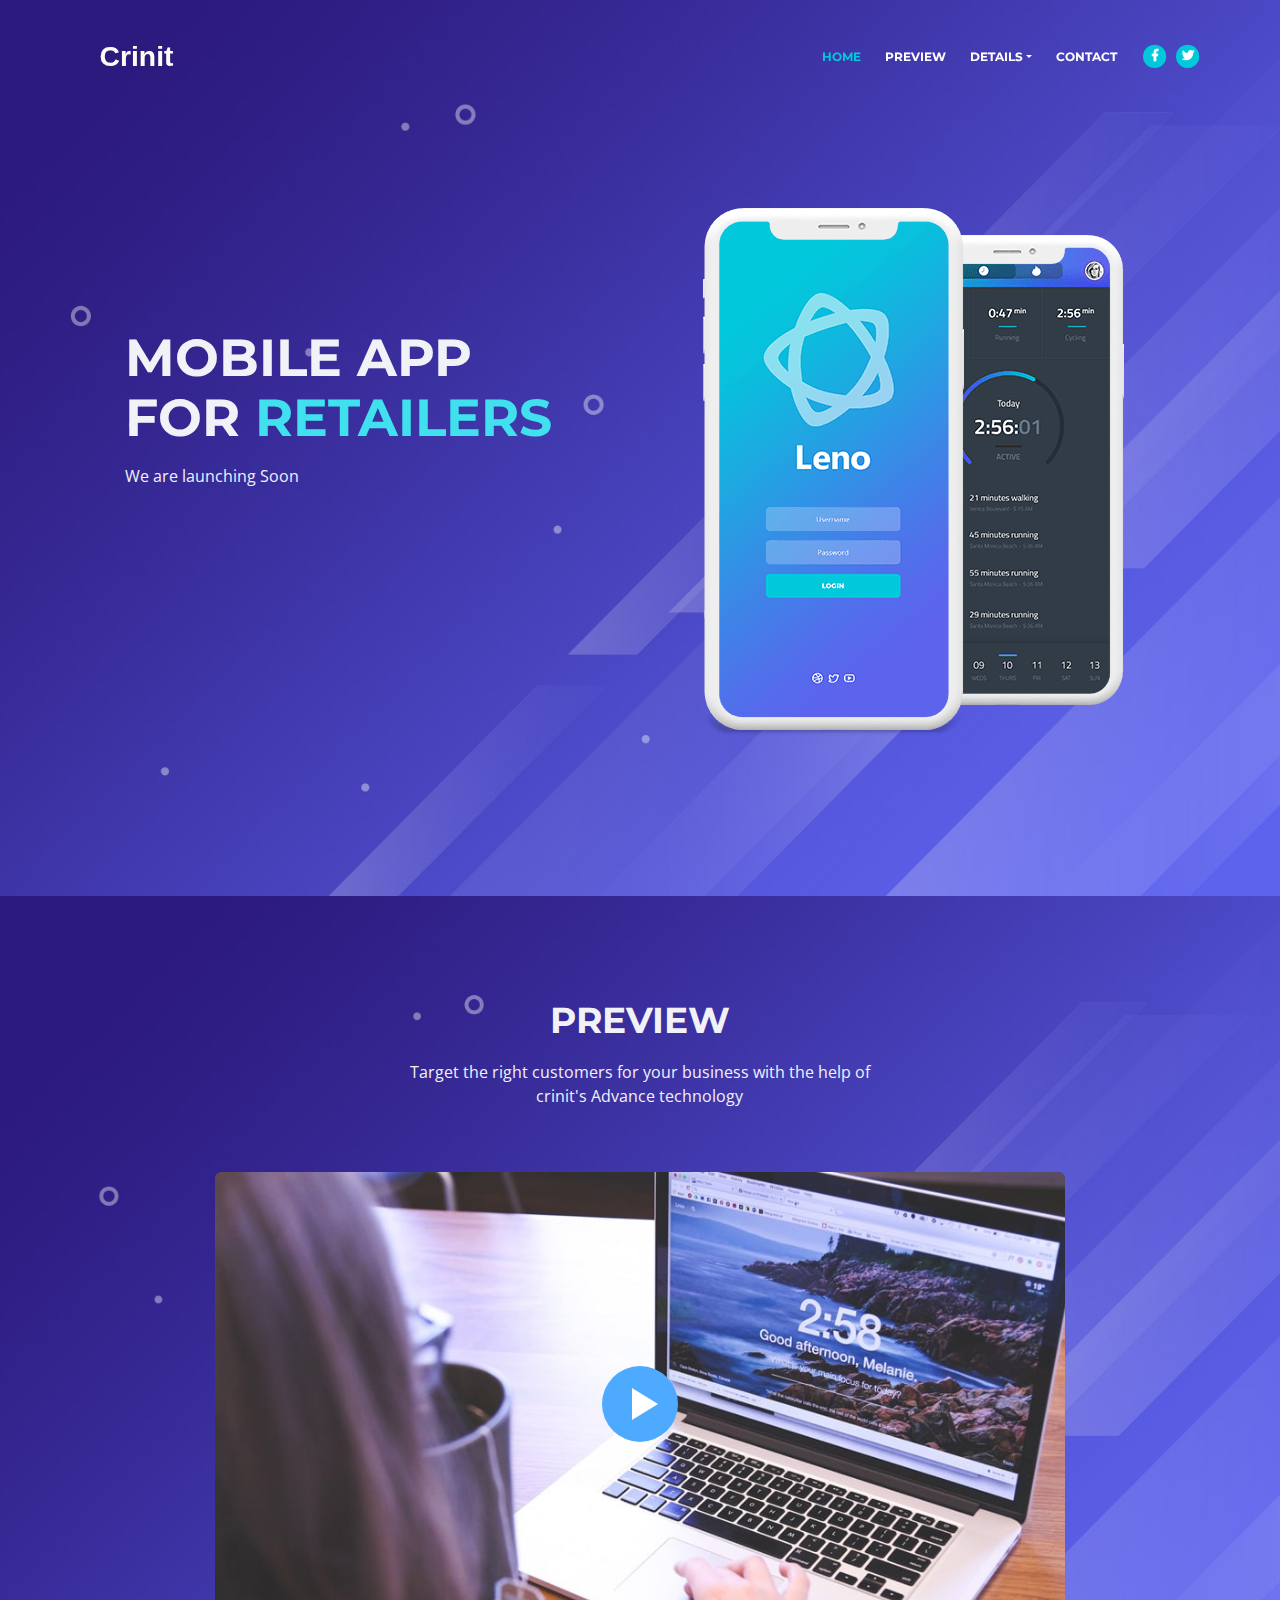
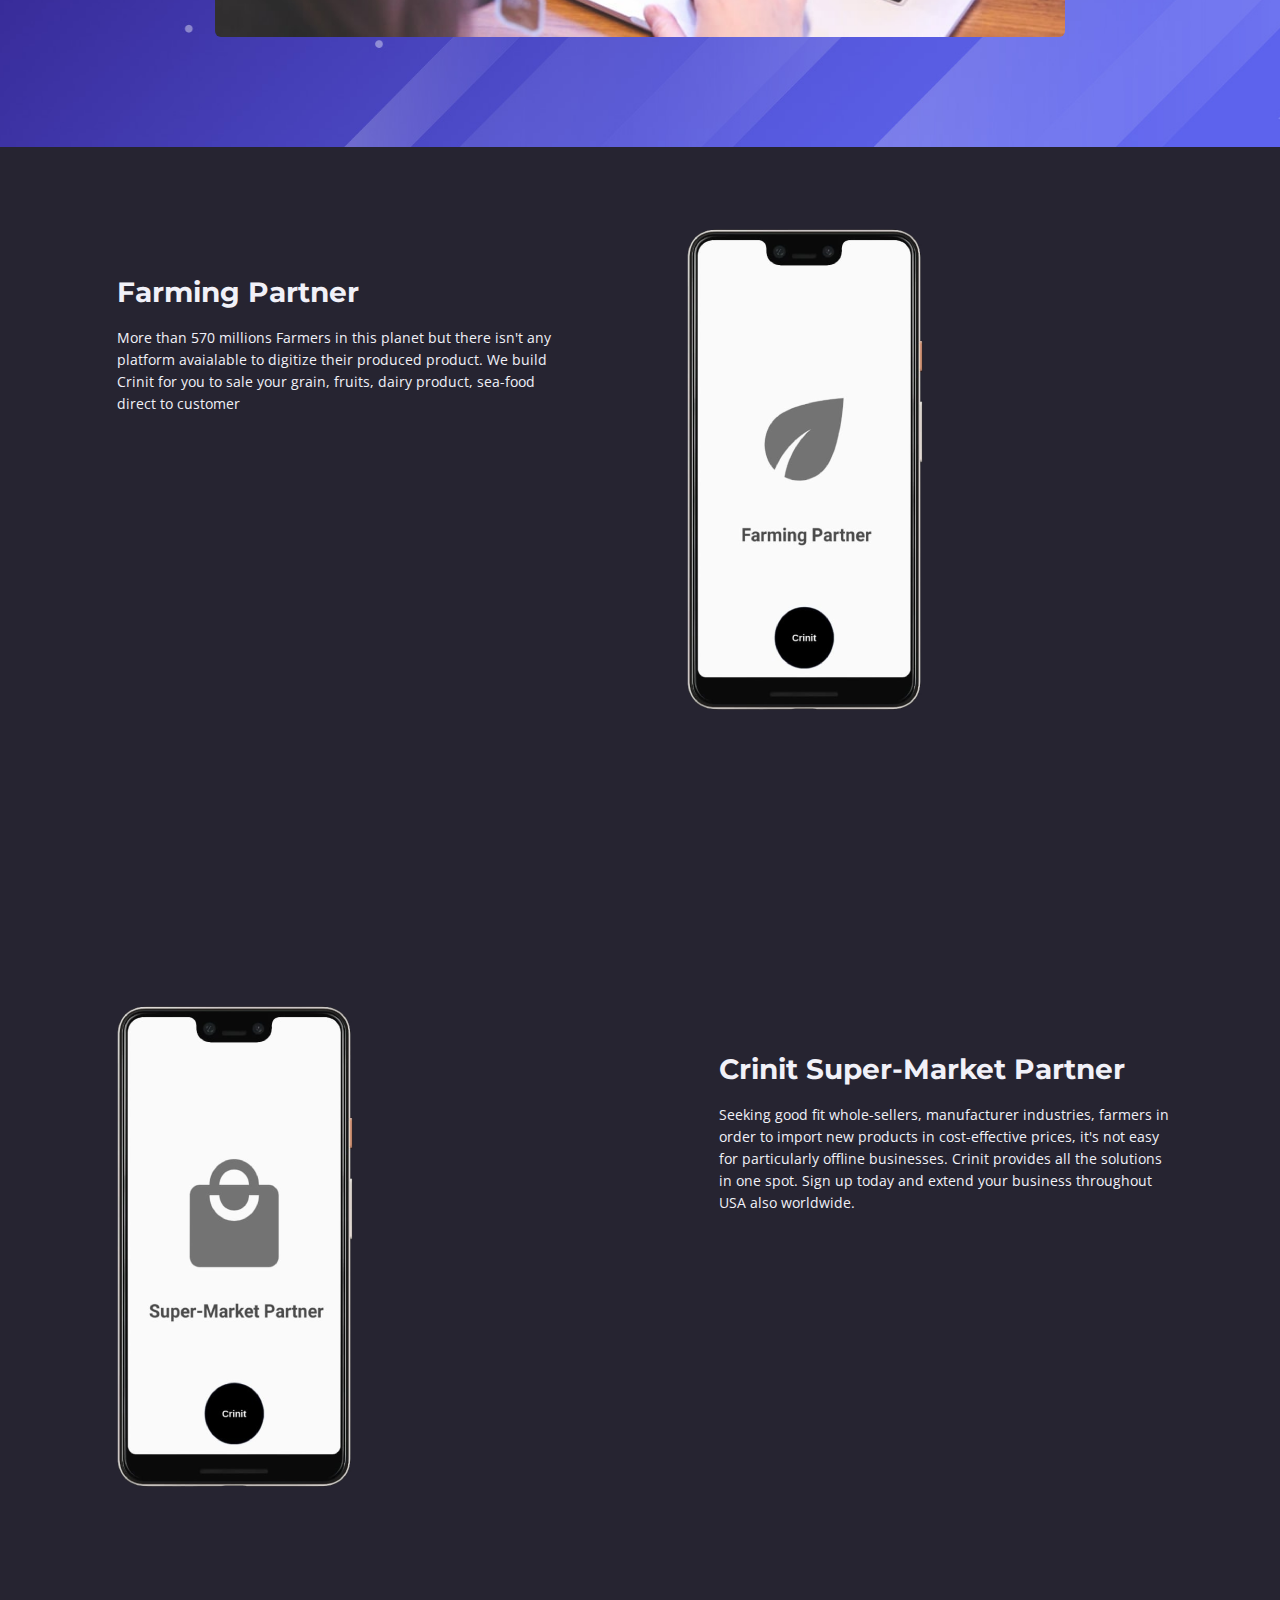
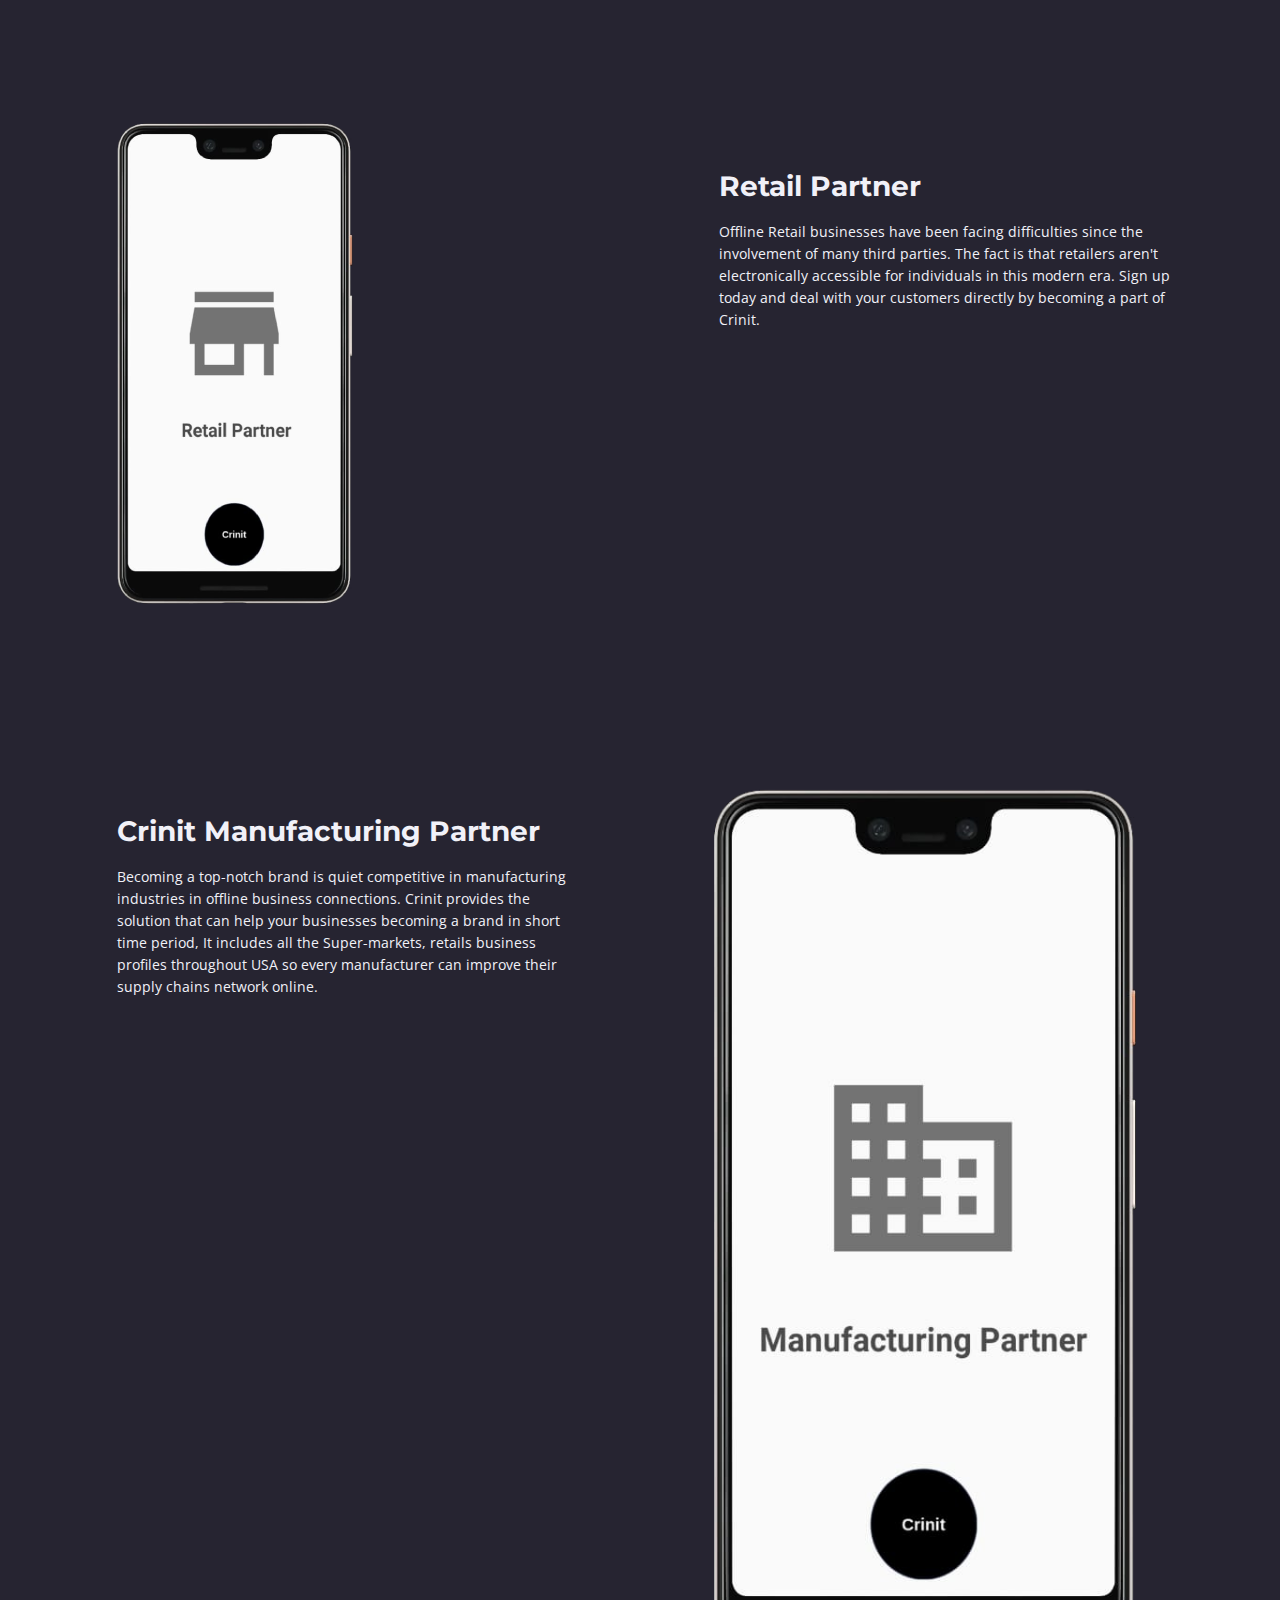
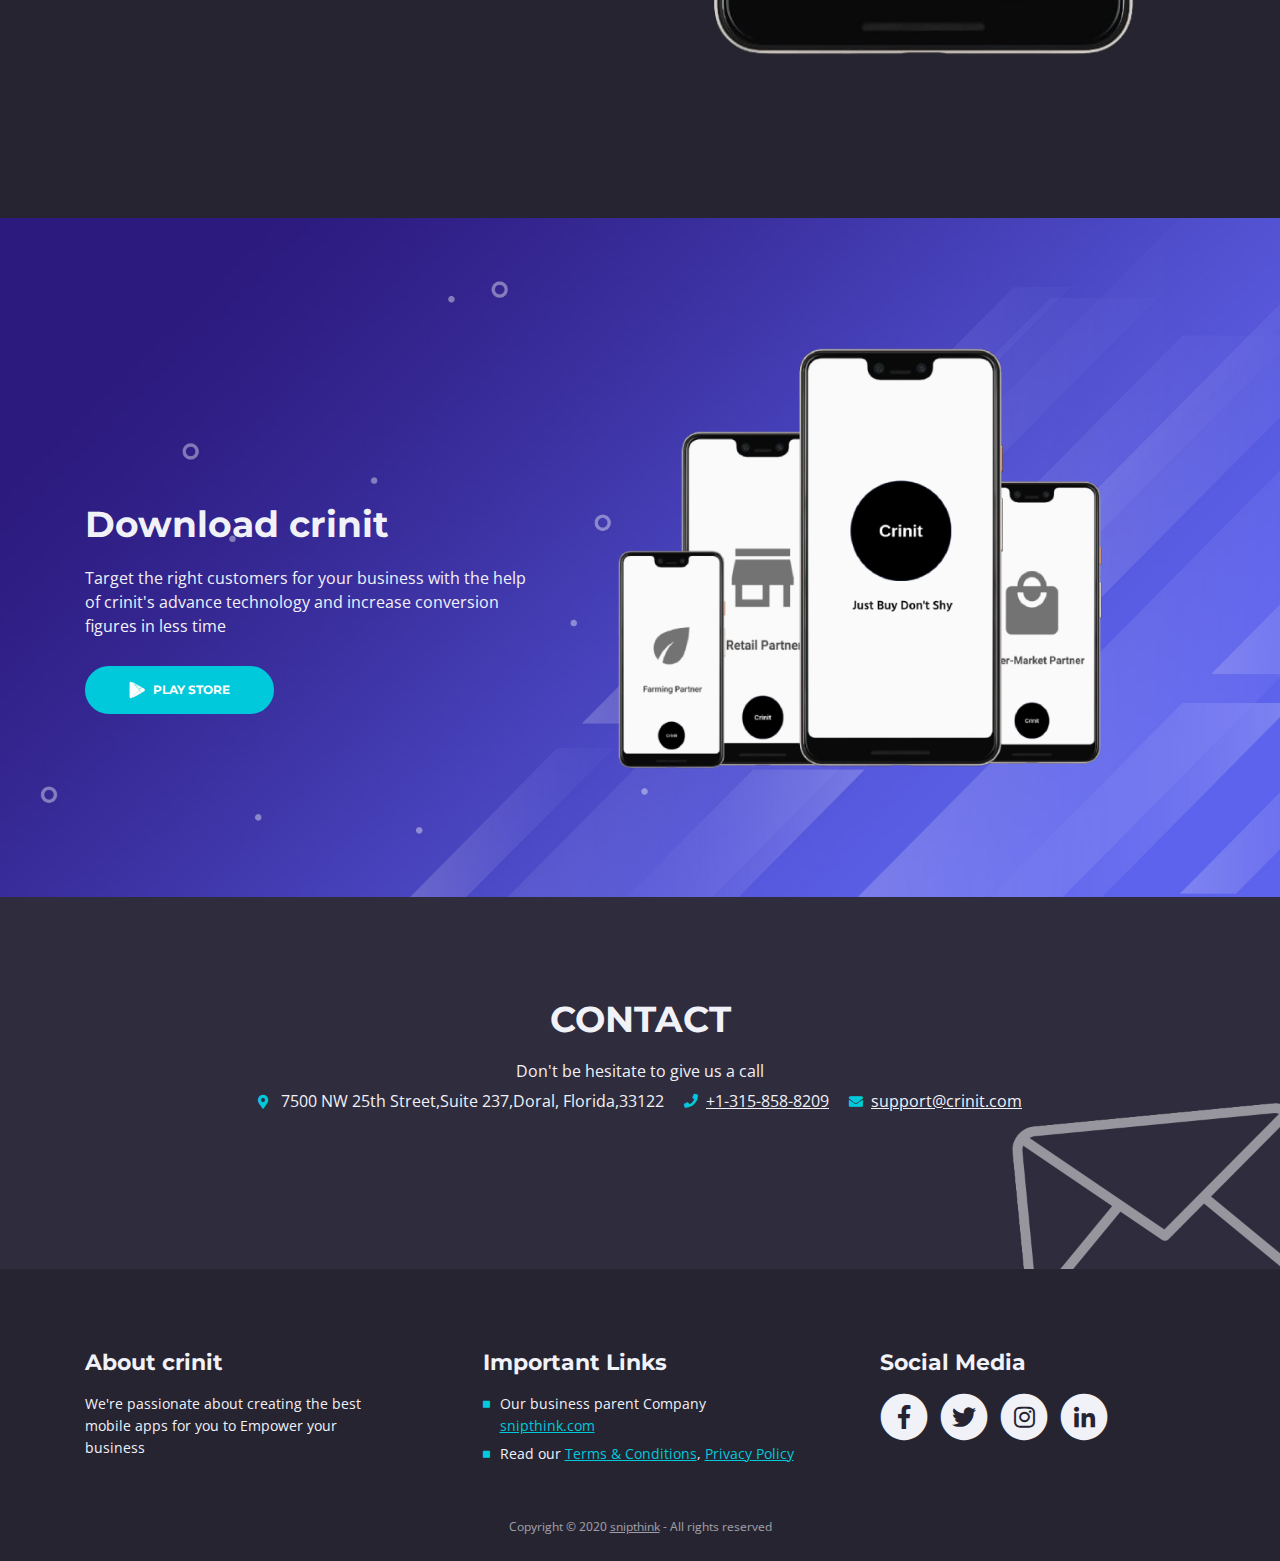
<file: index2.html>
<!DOCTYPE html>
<html lang="en">
<head>
    <meta charset="utf-8">
    <meta name="viewport" content="width=device-width, initial-scale=1, shrink-to-fit=no">
    
    <!-- SEO Meta Tags -->
    <meta name="description" content="Mobile App For FARMER, MANUFACTURER, WHOLESALER, HYPERMARKET, RETAILERS to Import and Export Product In Effective Price">
    <meta name="author" content="Abhishek Jha">

    <!-- OG Meta Tags to improve the way the post looks when you share the page on LinkedIn, Facebook, Google+ -->
    <meta property="og:site_name" content="Crinit" /> <!-- website name -->
    <meta property="og:site" content="" /> <!-- website link -->
    <meta property="og:title" content=""/> <!-- title shown in the actual shared post -->
    <meta property="og:description" content="Download Crinit to Empower your Business" /> <!-- description shown in the actual shared post -->
    <meta property="og:image" content="" /> <!-- image link, make sure it's jpg -->
    <meta property="og:url" content="" /> <!-- where do you want your post to link to -->
    <meta property="og:type" content="article" />

    <!-- Website Title -->
    <title>Crinit Cloud  </title>
    
    <!-- Styles -->
    <link href="https://fonts.googleapis.com/css?family=Montserrat:400,600,700" rel="stylesheet">
    <link href="https://fonts.googleapis.com/css?family=Open+Sans:400,400i,700,700i" rel="stylesheet">
    <link href="css/bootstrap.css" rel="stylesheet">
    <link href="css/fontawesome-all.css" rel="stylesheet">
    <link href="css/swiper.css" rel="stylesheet">
    <link href="css/magnific-popup.css" rel="stylesheet">
    <link href="css/styles.css" rel="stylesheet">
    
    <!-- Favicon  -->
    <link rel="icon" href="images/favicon.png">
</head>
<body data-spy="scroll" data-target=".fixed-top">
    
    <!-- Preloader -->
    <div class="spinner-wrapper">
        <div class="spinner">
            <div class="bounce1"></div>
            <div class="bounce2"></div>
            <div class="bounce3"></div>
        </div>
    </div>
    <!-- end of preloader -->
    

    <!-- Navigation -->
    <nav class="navbar navbar-expand-md navbar-dark navbar-custom fixed-top">
        <!-- Text Logo - Use this if you don't have a graphic logo -->
        <!-- <a class="navbar-brand logo-text page-scroll" href="index.html">crinit</a> -->

        <!-- Image Logo -->
        <a class="navbar-brand logo-image" href="index1.html"><img src="images/logo.svg" alt="alternative"></a> 
        
        <!-- Mobile Menu Toggle Button -->
        <button class="navbar-toggler" type="button" data-toggle="collapse" data-target="#navbarsExampleDefault" aria-controls="navbarsExampleDefault" aria-expanded="false" aria-label="Toggle navigation">
            <span class="navbar-toggler-awesome fas fa-bars"></span>
            <span class="navbar-toggler-awesome fas fa-times"></span>
        </button>
        <!-- end of mobile menu toggle button -->

        <div class="collapse navbar-collapse" id="navbarsExampleDefault">
            <ul class="navbar-nav ml-auto">
                <li class="nav-item">
                    <a class="nav-link page-scroll" href="#header">HOME <span class="sr-only">(current)</span></a>
                </li>
                <!--
                <li class="nav-item">
                    <a class="nav-link page-scroll" href="#features">FEATURES</a>
                </li>
            -->
                <li class="nav-item">
                    <a class="nav-link page-scroll" href="#preview">PREVIEW</a>
                </li>

                <!-- Dropdown Menu -->          
                <li class="nav-item dropdown">
                    <a class="nav-link dropdown-toggle page-scroll" href="#details" id="navbarDropdown" role="button" aria-haspopup="true" aria-expanded="false">DETAILS</a>
                    <div class="dropdown-menu" aria-labelledby="navbarDropdown">
                        <a class="dropdown-item" href="terms-conditions.html"><span class="item-text">TERMS CONDITIONS</span></a>
                        <div class="dropdown-items-divide-hr"></div>
                        <a class="dropdown-item" href="privacy-policy.html"><span class="item-text">PRIVACY POLICY</span></a>
                    </div>
                </li>
                <!-- end of dropdown menu -->

                <li class="nav-item">
                    <a class="nav-link page-scroll" href="#contact">CONTACT</a>
                </li>
            </ul>

            <span class="nav-item social-icons">
                <span class="fa-stack">
                    <a href="https://www.facebook.com/crinit">
                        <i class="fas fa-circle fa-stack-2x"></i>
                        <i class="fab fa-facebook-f fa-stack-1x"></i>
                    </a>
                </span>
                <span class="fa-stack">
                    <a href="https://twitter.com/Crinit1">
                        <i class="fas fa-circle fa-stack-2x"></i>
                        <i class="fab fa-twitter fa-stack-1x"></i>
                    </a>
                </span>
            </span>
        </div>
    </nav> <!-- end of navbar -->
    <!-- end of navigation -->


    <!-- Header -->
    <header id="header" class="header">
        <div class="header-content">
            <div class="container">
                <div class="row">
                    <div class="col-lg-6">
                        <div class="text-container">
                            <h1>MOBILE APP <br>FOR <span id="js-rotating">RETAILERS, SUPERMARKET,  MANUFACTURER, FARMER</span></h1>
                            <p class="p-large">We are launching Soon</p>
                            <!--<a class="btn-solid-lg page-scroll" href="#your-link"><i class="fab fa-apple"></i>APP STORE</a> -->
                            <!-- <a class="btn-solid-lg page-scroll" href="https://play.google.com/store/apps/details?id=com.snipthink.crinit"><i class="fab fa-google-play"></i>PLAY STORE</a>
                          -->
                        </div>
                    </div> <!-- end of col -->
                    <div class="col-lg-6">
                        <div class="image-container">
                            <img class="img-fluid" src="images/header-iphone.png" alt="alternative">
                        </div> <!-- end of image-container -->
                    </div> <!-- end of col -->
                </div> <!-- end of row -->
            </div> <!-- end of container -->
        </div> <!-- end of header-content -->
    </header> <!-- end of header -->
    <!-- end of header -->


    <!-- Testimonials -->
 <!--
         <div class="slider-1">
        <div class="container">
            <div class="row">
                <div class="col-lg-12">

                    <div class="slider-container">
                        <div class="swiper-container card-slider">
                            <div class="swiper-wrapper">
                                
                            
                                <div class="swiper-slide">
                                    <div class="card">
                                        <img class="card-image" src="images/testimonial-1.jpg" alt="alternative">
                                        <div class="card-body">
                                            <p class="testimonial-text">I just finished my trial period and was so amazed with the support and results that I purchased crinit.</p>
                                            <p class="testimonial-author">Jude Thorn - Designer</p>
                                        </div>
                                    </div>
                                </div> 
                                
        
                               
                                <div class="swiper-slide">
                                    <div class="card">
                                        <img class="card-image" src="images/testimonial-2.jpg" alt="alternative">
                                        <div class="card-body">
                                            <p class="testimonial-text">I don't know how I managed to get work done without crinit. The speed of this application is amazing!</p>
                                            <p class="testimonial-author">Roy Smith - Developer</p>
                                        </div>
                                    </div>        
                                </div> 
                              
                                <div class="swiper-slide">
                                    <div class="card">
                                        <img class="card-image" src="images/testimonial-3.jpg" alt="alternative">
                                        <div class="card-body">
                                            <p class="testimonial-text">This app has the potential of becoming a mandatory tool in every marketer's day to day operations.</p>
                                            <p class="testimonial-author">Marsha Singer - Marketer</p>
                                        </div>
                                    </div>        
                                </div> 
        
                              
                                <div class="swiper-slide">
                                    <div class="card">
                                        <img class="card-image" src="images/testimonial-4.jpg" alt="alternative">
                                        <div class="card-body">
                                            <p class="testimonial-text">Searching for a great marketing automation app was difficult but thankfully I found crinit.</p>
                                            <p class="testimonial-author">Tim Shaw - Designer</p>
                                        </div>
                                    </div>
                                </div>
        
                               
                                <div class="swiper-slide">
                                    <div class="card">
                                        <img class="card-image" src="images/testimonial-5.jpg" alt="alternative">
                                        <div class="card-body">
                                            <p class="testimonial-text">crinit's support team is amazing. They've helped me with some issues and I am so grateful to them.</p>
                                            <p class="testimonial-author">Lindsay Spice - Marketer</p>
                                        </div>
                                    </div>        
                                </div> 
                                <div class="swiper-slide">
                                    <div class="card">
                                        <img class="card-image" src="images/testimonial-6.jpg" alt="alternative">
                                        <div class="card-body">
                                            <p class="testimonial-text">Who would have thought that crinit can provide such amazing results in just a few weeks of use</p>
                                            <p class="testimonial-author">Ann Black - Developer</p>
                                        </div>
                                    </div>        
                                </div> 
                            
                            </div> 
                            <div class="swiper-button-next"></div>
                            <div class="swiper-button-prev"></div>
                            
        
                        </div> 
                    </div> 
                   

                </div> 
            </div> 
        </div>
      </div> 
    
     ---> 

    <!-- Features -->
      <!--
     <div id="features" class="tabs">
        <div class="container">
            <div class="row">
                <div class="col-lg-12">
                    <h2>FEATURES</h2>
                    <div class="p-heading p-large">crinit is designed based on input from personal development coaches and popular trainers so it offers all best experience to B2B2C business</div>
                </div> 
            </div> 
            <div class="row">

                
                <ul class="nav nav-tabs" id="crinitTabs" role="tablist">
                    <li class="nav-item">
                        <a class="nav-link active" id="nav-tab-1" data-toggle="tab" href="#tab-1" role="tab" aria-controls="tab-1" aria-selected="true"><i class="fas fa-cog"></i>CONFIGURING</a>
                    </li>
                    <li class="nav-item">
                        <a class="nav-link" id="nav-tab-2" data-toggle="tab" href="#tab-2" role="tab" aria-controls="tab-2" aria-selected="false"><i class="fas fa-binoculars"></i>TRACKING</a>
                    </li>
                    <li class="nav-item">
                        <a class="nav-link" id="nav-tab-3" data-toggle="tab" href="#tab-3" role="tab" aria-controls="tab-3" aria-selected="false"><i class="fas fa-search"></i>MONITORING</a>
                    </li>
                </ul>
               


              
                <div class="tab-content" id="crinitTabsContent">
                    
                  
                    <div class="tab-pane fade show active" id="tab-1" role="tabpanel" aria-labelledby="tab-1">
                        <div class="container">
                            <div class="row">
                                
                               
                                <div class="col-lg-4">
                                    <div class="card left-pane first">
                                        <div class="card-body">
                                            <div class="text-wrapper">
                                                <h4 class="card-title">Goal Setting</h4>
                                                <p>Like any self improving process, everything starts with setting your goals and committing to them</p>
                                            </div>
                                            <div class="card-icon">
                                                <i class="far fa-compass"></i>
                                            </div>
                                        </div>
                                    </div>
                                    <div class="card left-pane">
                                        <div class="card-body">
                                            <div class="text-wrapper">
                                                <h4 class="card-title">Visual Editor</h4>
                                                <p>crinit provides a well designed and ergonomic visual editor for you to edit your notes and input data</p>
                                            </div>
                                            <div class="card-icon">
                                                <i class="far fa-file-code"></i>
                                            </div>
                                        </div>
                                    </div>
                                    <div class="card left-pane">
                                        <div class="card-body">
                                            <div class="text-wrapper">
                                                <h4 class="card-title">Refined Options</h4>
                                                <p>Each option packaged in the app's menus is provided in order to improve your personal development status</p>
                                            </div>
                                            <div class="card-icon">
                                                <i class="far fa-gem"></i>
                                            </div>
                                        </div>
                                    </div>
                                </div>
                                

                                
                                <div class="col-lg-4">
                                    <img class="img-fluid" src="images/features-iphone-1.png" alt="alternative">
                                </div>
                                
                                
                                
                                <div class="col-lg-4">
                                    <div class="card right-pane first">
                                        <div class="card-body">
                                            <div class="card-icon">
                                                <i class="far fa-calendar-check"></i>
                                            </div>
                                            <div class="text-wrapper">
                                                <h4 class="card-title">Calendar Input</h4>
                                                <p>Schedule your appointments, meetings and periodical evaluations using the provided in-app calendar option</p>
                                            </div>
                                        </div>
                                    </div>
                                    <div class="card right-pane">
                                        <div class="card-body">
                                            <div class="card-icon">
                                                <i class="far fa-bookmark"></i>
                                            </div>
                                            <div class="text-wrapper">
                                                <h4 class="card-title">Easy Reading</h4>
                                                <p>Reading focus mode for long form articles, ebooks and other materials which involve large text areas</p>
                                            </div>
                                        </div>
                                    </div>
                                    <div class="card right-pane">
                                        <div class="card-body">
                                            <div class="card-icon">
                                                <i class="fas fa-cube"></i>
                                            </div>
                                            <div class="text-wrapper">
                                                <h4 class="card-title">Good Foundation</h4>
                                                <p>Get a solid foundation for your self development efforts. Try crinit mobile app for any mobile platform</p>
                                            </div>
                                        </div>
                                    </div>
                                </div>
                                

                            </div> 
                        </div>
                    </div> 
                   
                    
                    <div class="tab-pane fade" id="tab-2" role="tabpanel" aria-labelledby="tab-2">
                        <div class="container">
                            <div class="row">

                                
                                <div class="col-md-4">
                                    <img class="img-fluid" src="images/features-iphone-2.png" alt="alternative">
                                </div>
                               
                                
                                
                                <div class="col-md-8">
                                    <div class="text-area">
                                        <h3>Track Result Based On Your</h3>
                                        <p>After you've configured the app and settled on the data gathering techniques you can not start the information trackers and start collecting those <a class="turquoise" href="#your-link">interesting details</a>. You can always change them.</p>
                                    </div> 
                                    
                                    <div class="icon-cards-area">
                                            <div class="card">
                                                <div class="card-icon">
                                                    <i class="fas fa-cube"></i>
                                                </div>
                                                <div class="card-body">
                                                    <h4 class="card-title">Good Foundation</h4>
                                                    <p>Get a solid foundation for your self development efforts. Try crinit mobile app for any mobile platform</p>
                                                </div>
                                            </div>
                                            <div class="card">
                                                <div class="card-icon">
                                                    <i class="far fa-bookmark"></i>
                                                </div>
                                                <div class="card-body">
                                                    <h4 class="card-title">Easy Reading</h4>
                                                    <p>Reading focus mode for long form articles, ebooks and other materials which involve large text areas</p>
                                                </div>
                                            </div>
                                            <div class="card">
                                                <div class="card-icon">
                                                    <i class="far fa-calendar-check"></i>
                                                </div>
                                                <div class="card-body">
                                                    <h4 class="card-title">Calendar Input</h4>
                                                    <p>Schedule your appointments, meetings and periodical evaluations using the provided in-app calendar option</p>
                                                </div>
                                            </div>
                                            <div class="card">
                                                <div class="card-icon">
                                                    <i class="far fa-file-code"></i>
                                                </div>
                                                <div class="card-body">
                                                    <h4 class="card-title">Visual Editor</h4>
                                                    <p>crinit provides a well designed and ergonomic visual editor for you to edit your notes and input data</p>
                                                </div>
                                            </div>
                                    </div> 
                                </div> 

                            </div> 
                        </div> 
                    </div> 
                   

                   
                    <div class="tab-pane fade" id="tab-3" role="tabpanel" aria-labelledby="tab-3">
                        <div class="container">
                            <div class="row">

                               
                                <div class="col-md-8">
                                    <div class="icon-cards-area">
                                        <div class="card">
                                            <div class="card-icon">
                                                <i class="far fa-calendar-check"></i>
                                            </div>
                                            <div class="card-body">
                                                <h4 class="card-title">Calendar Input</h4>
                                                <p>Schedule your appointments, meetings and periodical evaluations using the provided in-app calendar option</p>
                                            </div>
                                        </div>
                                        <div class="card">
                                            <div class="card-icon">
                                                <i class="far fa-file-code"></i>
                                            </div>
                                             <div class="card-body">
                                                <h4 class="card-title">Visual Editor</h4>
                                                <p>crinit provides a well designed and ergonomic visual editor for you to edit your notes and input data</p>
                                            </div>
                                        </div>
                                        <div class="card">
                                            <div class="card-icon">
                                                <i class="fas fa-cube"></i>
                                            </div>
                                            <div class="card-body">
                                                <h4 class="card-title">Good Foundation</h4>
                                                <p>Get a solid foundation for your self development efforts. Try crinit mobile app for any mobile platform</p>
                                            </div>
                                        </div>
                                        <div class="card">
                                            <div class="card-icon">
                                                <i class="far fa-bookmark"></i>
                                            </div>
                                            <div class="card-body">
                                                <h4 class="card-title">Easy Reading</h4>
                                                <p>Reading focus mode for long form articles, ebooks and other materials which involve large text areas</p>
                                            </div>
                                        </div>
                                    </div>
                                    
                                    <div class="text-area">
                                        <h3>Monitoring Tools Evaluation</h3>
                                        <p>Monitor the evolution of your finances and health state using tools integrated in crinit. The generated real time reports can be filtered based on any <a class="turquoise" href="#your-link">desired criteria</a>.</p>
                                    </div> 
                                </div> 
                               

                                
                                <div class="col-md-4">
                                    <img class="img-fluid" src="images/features-iphone-3.png" alt="alternative">
                                </di
                        </div> 
                    </div>
                   
                </div> 
                

            </div> <
        </div> 
    </div> 
    
--->

    <!-- Video -->
    <div id="preview" class="basic-1">
        <div class="container">
            <div class="row">
                <div class="col-lg-12">
                    <h2>PREVIEW</h2>
                    <div class="p-heading p-large">Target the right customers for your business with the help of crinit's Advance technology</div>
                </div> <!-- end of col -->
            </div> <!-- end of row -->
            <div class="row">
                <div class="col-lg-12">

                    <!-- Video Preview -->
                    
                    <div class="image-container">
                        <div class="video-wrapper">
                            <a class="popup-youtube" href="https://www.youtube.com/watch?v=zCDumqh6rYQ">
                           
                                <img class="img-fluid" src="images/video-frame.jpg" alt="alternative">
                                <span class="video-play-button">
                                    <span>
                                    </span>g
                                </span>
                            </a>
                        </div> 
                         
                    </div>
                    
                   
                    <!-- end of image-container -->
                    <!-- end of video preview -->

                </div> <!-- end of col -->
            </div> <!-- end of row -->
        </div> <!-- end of container -->
    </div> <!-- end of basic-1 -->
    <!-- end of video -->




    <!-- Details 4 -->
    <div class="basic-3">
        <div class="second">
            <div class="container">
                <div class="row">
                    <div class="col-lg-6">
                        <div class="text-container">
                            <h3>Farming Partner</h3>
                            <p>More than 570 millions Farmers in this planet but there isn't any platform avaialable to digitize their produced product. We build Crinit for you to sale your grain, fruits, dairy product, sea-food direct to customer </p>
                           <!-- <a class="btn-solid-reg popup-with-move-anim" href="#details-lightbox-2">LIGHTBOX</a> -->
                        </div> <!-- end of text-container -->
                    </div> <!-- end of col -->
                    <div class="col-lg-6">
                        <img class="img-fluid" src="images/farmimg_partner.png" alt="alternative">
                    </div> <!-- end of col -->
                </div> <!-- end of row -->
            </div> <!-- end of container -->
        </div> <!-- end of second -->
    </div> <!-- end of basic-3 -->    
    <!-- end of details 2 -->


    <!-- Details 1 -->
    <div id="details" class="basic-2">
        <div class="container">
            <div class="row">
                <div class="col-lg-6">
                    <img class="img-fluid" src="images/sm_crinit.png" alt="alternative">
                </div> <!-- end of col -->
                <div class="col-lg-6">
                    <div class="text-container">
                        <h3>Crinit Super-Market Partner</h3>
                        <p>Seeking good fit whole-sellers, manufacturer industries, farmers in order to import new products in cost-effective prices, it's not easy for particularly offline businesses. Crinit provides all the solutions in one spot. Sign up today and extend your business throughout USA also worldwide.</p>

                      <!--  <a class="btn-solid-reg popup-with-move-anim" href="#details-lightbox-1">LIGHTBOX</a> -->
                    </div> <!-- end of text-container -->
                </div> <!-- end of col -->
            </div> <!-- end of row -->
        </div> <!-- end of container -->
    </div> <!-- end of basic-2 -->
    <!-- end of details 1 -->


  

  <!-- Details 3 -->
    <div id="details" class="basic-2">
        <div class="container">
            <div class="row">
                <div class="col-lg-6">
                    <img class="img-fluid" src="images/retail_partner_small.png" alt="alternative">
                </div> <!-- end of col -->
                <div class="col-lg-6">
                    <div class="text-container">
                        <h3>Retail Partner</h3>
                        <p>Offline Retail businesses have been facing difficulties since the involvement of many third parties. The fact is that  retailers aren't   electronically accessible for individuals in this modern era. Sign up today and deal with your customers directly by becoming a part of Crinit.</p>
                      <!--  <a class="btn-solid-reg popup-with-move-anim" href="#details-lightbox-1">LIGHTBOX</a> -->
                    </div> <!-- end of text-container -->
                </div> <!-- end of col -->
            </div> <!-- end of row -->
        </div> <!-- end of container -->
    </div> <!-- end of basic-2 -->
    <!-- end of details 1 -->



    <!-- Details 2 -->
    <div class="basic-3">
        <div class="second">
            <div class="container">
                <div class="row">
                    <div class="col-lg-6">
                        <div class="text-container">
                            <h3>Crinit Manufacturing Partner</h3>
                            <p>Becoming a top-notch brand is quiet competitive in manufacturing industries in offline business connections. Crinit provides the solution that can help your businesses becoming a brand in short time period, It includes all the Super-markets, retails business profiles throughout USA so every manufacturer can improve their  supply chains network online.</p>
                         
                         <!--   <a class="btn-solid-reg popup-with-move-anim" href="#details-lightbox-2">LIGHTBOX</a> -->
                        </div> <!-- end of text-container -->
                    </div> <!-- end of col -->
                    <div class="col-lg-6">
                        <img class="img-fluid" src="images/manufacturering_partner.png" alt="alternative">
                    </div> <!-- end of col -->
                </div> <!-- end of row -->
            </div> <!-- end of container -->
        </div> <!-- end of second -->
    </div> <!-- end of basic-3 -->    
    <!-- end of details 2 -->


   


    <!-- Details Lightboxes -->
    <!-- Lightbox -->
    <div id="details-lightbox-1" class="lightbox-basic zoom-anim-dialog mfp-hide">
        <div class="row">
            <button title="Close (Esc)" type="button" class="mfp-close x-button">×</button>
            <div class="col-lg-6">
                <img class="img-fluid" src="images/details-lightbox-1.png" alt="alternative">
            </div>
            <div class="col-lg-6">
                <h3>Goals Setting</h3>
                <hr>
                <p>crinit can easily help you track your personal development evolution if you take the time to set it up.</p>
                <h4>User Feedback</h4>
                <p>This is a great app which can help you save time and make your live easier. And it will help improve your productivity levels.</p>
                <p>You should definitely give it a try when you need a good app.</p>
                <table>
                    <tr><td class="icon-cell"><i class="fas fa-desktop"></i></td><td>Responsive layout</td></tr>
                    <tr><td class="icon-cell"><i class="fas fa-bullhorn"></i></td><td>Distinctive CTAs</td></tr>
                    <tr><td class="icon-cell"><i class="fas fa-image"></i></td><td>Image gallery slider</td></tr>
                    <tr><td class="icon-cell"><i class="fas fa-envelope"></i></td><td>Contact forms</td></tr>
                    <tr><td class="icon-cell"><i class="fab fa-font-awesome-flag"></i></td><td>FontAwesome icons</td></tr>
                    <tr><td class="icon-cell"><i class="fas fa-code"></i></td><td>Well-structured code</td></tr>
                </table>
                <a class="btn-solid-reg" href="#your-link">DETAILS</a> <a class="btn-outline-reg mfp-close as-button" href="#details">BACK</a> 
            </div>
        </div> <!-- end of row -->
    </div> <!-- end of lightbox-basic -->
    <!-- end of lightbox -->
    
    <!-- Lightbox -->
    <div id="details-lightbox-2" class="lightbox-basic zoom-anim-dialog mfp-hide">
        <div class="row">
            <button title="Close (Esc)" type="button" class="mfp-close x-button">×</button>
            <div class="col-lg-6">
                <img class="img-fluid" src="images/details-lightbox-2.png" alt="alternative">
            </div>
            <div class="col-lg-6">
                <h3>Calendar Input</h3>
                <hr>
                <p>The calendar input function enables the user to setup training, meditation and relaxation sessions with ease.</p>
                <h4>User Feedback</h4>
                <p>This is a great app which can help you save time and make your live easier. And it will help improve your productivity levels.</p>
                <p>You should definitely give it a try when you need a good app.</p>
                <table>
                    <tr><td class="icon-cell"><i class="fas fa-desktop"></i></td><td>Responsive layout</td></tr>
                    <tr><td class="icon-cell"><i class="fas fa-bullhorn"></i></td><td>Distinctive CTAs</td></tr>
                    <tr><td class="icon-cell"><i class="fas fa-image"></i></td><td>Image gallery slider</td></tr>
                    <tr><td class="icon-cell"><i class="fas fa-envelope"></i></td><td>Contact forms</td></tr>
                    <tr><td class="icon-cell"><i class="fab fa-font-awesome-flag"></i></td><td>FontAwesome icons</td></tr>
                    <tr><td class="icon-cell"><i class="fas fa-code"></i></td><td>Well-structured code</td></tr>
                </table>
                <a class="btn-solid-reg" href="#your-link">DETAILS</a> <a class="btn-outline-reg mfp-close as-button" href="#details">BACK</a>
            </div>
        </div> <!-- end of row -->
    </div> <!-- end of lightbox-basic -->
    <!-- end of lightbox -->
    <!-- end of details lightboxes -->

   <!-- end of lightbox-basic -->
    <!-- end of lightbox -->
   
    
    <!--
    
    <div class="slider-2">
        <div class="container">
            <div class="row">
                <div class="col-lg-12">
                    
                 
                    <div class="slider-container">
                        <div class="swiper-container image-slider">
                            <div class="swiper-wrapper">
                                
                                
                                <div class="swiper-slide">
                                    <a href="images/screenshot-1.png" class="popup-link" data-effect="fadeIn">
                                        <img class="img-fluid" src="images/screenshot-1.png" alt="alternative">
                                    </a>
                                </div>
                               
                                
                            
                                <div class="swiper-slide">
                                    <a href="images/screenshot-2.png" class="popup-link" data-effect="fadeIn">
                                        <img class="img-fluid" src="images/screenshot-2.png" alt="alternative">
                                    </a>
                                </div>
                                

                                
                                <div class="swiper-slide">
                                    <a href="images/screenshot-3.png" class="popup-link" data-effect="fadeIn">
                                        <img class="img-fluid" src="images/screenshot-3.png" alt="alternative">
                                    </a>
                                </div>
                               

                               
                                <div class="swiper-slide">
                                    <a href="images/screenshot-4.png" class="popup-link" data-effect="fadeIn">
                                        <img class="img-fluid" src="images/screenshot-4.png" alt="alternative">
                                    </a>
                                </div>
                               

                                
                                <div class="swiper-slide">
                                    <a href="images/screenshot-5.png" class="popup-link" data-effect="fadeIn">
                                        <img class="img-fluid" src="images/screenshot-5.png" alt="alternative">
                                    </a>
                                </div>
                                
                                
                              
                                <div class="swiper-slide">
                                    <a href="images/screenshot-6.png" class="popup-link" data-effect="fadeIn">
                                        <img class="img-fluid" src="images/screenshot-6.png" alt="alternative">
                                    </a>
                                </div>
                                

                              
                                <div class="swiper-slide">
                                    <a href="images/screenshot-7.png" class="popup-link" data-effect="fadeIn">
                                        <img class="img-fluid" src="images/screenshot-7.png" alt="alternative">
                                    </a>
                                </div>
                               

                                
                                <div class="swiper-slide">
                                    <a href="images/screenshot-8.png" class="popup-link" data-effect="fadeIn">
                                        <img class="img-fluid" src="images/screenshot-8.png" alt="alternative">
                                    </a>
                                </div>
                              

                              
                                <div class="swiper-slide">
                                    <a href="images/screenshot-9.png" class="popup-link" data-effect="fadeIn">
                                        <img class="img-fluid" src="images/screenshot-9.png" alt="alternative">
                                    </a>
                                </div>
                                
                                <div class="swiper-slide">
                                    <a href="images/screenshot-10.png" class="popup-link" data-effect="fadeIn">
                                        <img class="img-fluid" src="images/screenshot-10.png" alt="alternative">
                                    </a>
                                </div>
                               
                                
                            </div> 

                            
                            <div class="swiper-button-next"></div>
                            <div class="swiper-button-prev"></div>
                           

                        </div> 
                    </div> 
                    

                </div> 
            </div> 
        </div> 
    </div>
    -->


    <!-- Download -->
    <div class="basic-4">
        <div class="container">
            <div class="row">
                <div class="col-lg-6 col-xl-5">
                    <div class="text-container">
                        <h2>Download <span class="blue">crinit</span></h2>
                        <p class="p-large">Target the right customers for your business with the help of crinit's advance technology and increase conversion figures in less time</p>
                     <!--   <a class="btn-solid-lg" href="#your-link"><i class="fab fa-apple"></i>APP STORE</a> -->
                        <a class="btn-solid-lg" href="https://play.google.com/store/apps/details?id=com.snipthink.crinit"><i class="fab fa-google-play"></i>PLAY STORE</a>
                    </div> <!-- end of text-container -->
                </div> <!-- end of col -->
                <div class="col-lg-6 col-xl-7">
                    <div class="image-container">
                        <img class="img-fluid" src="images/crinit_head2.png" alt="alternative">
                    </div> <!-- end of img-container -->
                </div> <!-- end of col -->
            </div> <!-- end of row -->
        </div> <!-- end of container -->
    </div> <!-- end of basic-4 -->
    <!-- end of download -->

    <!-- Statistics -->
    <!--
    <div class="counter">
        <div class="container">
            <div class="row">
                <div class="col-lg-12">
                    
                   
                    <div id="counter">
                        <div class="cell">
                            <div class="counter-value number-count" data-count="231">1</div>
                            <p class="counter-info">Happy Users</p>
                        </div>
                        <div class="cell">
                            <div class="counter-value number-count" data-count="10">1</div>
                            <p class="counter-info">Issues Solved</p>
                        </div>
                        <div class="cell">
                            <div class="counter-value number-count" data-count="3">1</div>
                            <p class="counter-info">Good Reviews</p>
                        </div>
                        <div class="cell">
                            <div class="counter-value number-count" data-count="127">1</div>
                            <p class="counter-info">Case Studies</p>
                        </div>
                    </div>
                   
                    
                </div> 
            </div> 
        </div> 
    </div> -->
    <!-- end of statistics -->
    


    <!-- Contact -->
    <div id="contact" class="form">
        <div class="container">
            <div class="row">
                <div class="col-lg-12">
                    <h2>CONTACT</h2>
                    <ul class="list-unstyled li-space-lg">
                        <li class="address">Don't be hesitate to give us a call</li>
                        <li><i class="fas fa-map-marker-alt"></i> 7500 NW 25th Street,Suite 237,Doral, Florida,33122</li>
                        <li><i class="fas fa-phone"></i><a class="blue" href="tel:+13158588209">+1-315-858-8209</a></li>
                        <li><i class="fas fa-envelope"></i><a class="blue" href="mailto:support@crinit.com">support@crinit.com</a></li>
                    </ul>
                </div> <!-- end of col -->
            </div> <!-- end of row -->
            <div class="row">
                <div class="col-lg-6 offset-lg-3">
                    
                    <!-- Contact Form -->
                    <!--
                    <form id="contactForm" data-toggle="validator" data-focus="false">
                        <div class="form-group">
                            <input type="text" class="form-control-input" id="cname" required>
                            <label class="label-control" for="cname">Name</label>
                            <div class="help-block with-errors"></div>
                        </div>
                        <div class="form-group">
                            <input type="email" class="form-control-input" id="cemail" required>
                            <label class="label-control" for="cemail">Email</label>
                            <div class="help-block with-errors"></div>
                        </div>
                        <div class="form-group">
                            <textarea class="form-control-textarea" id="cmessage" required></textarea>
                            <label class="label-control" for="cmessage">Your message</label>
                            <div class="help-block with-errors"></div>
                        </div>
                        <div class="form-group checkbox">
                            <input type="checkbox" id="cterms" value="Agreed-to-Terms" required>I have read and agree to crinit's stated conditions in <a href="privacy-policy.html">Privacy Policy</a> and <a href="terms-conditions.html">Terms Conditions</a> 
                            <div class="help-block with-errors"></div>
                        </div>
                        <div class="form-group">
                            <button type="submit" class="form-control-submit-button">SUBMIT MESSAGE</button>
                        </div>
                        <div class="form-message">
                            <div id="cmsgSubmit" class="h3 text-center hidden"></div>
                        </div>
                    </form>
                -->
                    <!-- end of contact form -->

                </div> <!-- end of col -->
            </div> <!-- end of row -->
        </div> <!-- end of container -->
    </div> <!-- end of form -->
    <!-- end of contact -->


    <!-- Footer -->
    <div class="footer">
        <div class="container">
            <div class="row">
                <div class="col-md-4">
                    <div class="footer-col">
                        <h4>About crinit</h4>
                        <p>We're passionate about creating the best mobile apps for you to Empower your business</p>
                    </div>
                </div> <!-- end of col -->
                <div class="col-md-4">
                    <div class="footer-col middle">
                        <h4>Important Links</h4>
                        <ul class="list-unstyled li-space-lg">
                            <li class="media">
                                <i class="fas fa-square"></i>
                                <div class="media-body">Our business parent Company <a class="turquoise" href="https://snipthink.com/">snipthink.com</a></div>
                            </li>
                            <li class="media">
                                <i class="fas fa-square"></i>
                                <div class="media-body">Read our <a class="turquoise" href="terms-conditions.html">Terms & Conditions</a>, <a class="turquoise" href="privacy-policy.html">Privacy Policy</a></div>
                            </li>
                        </ul>
                    </div>
                </div> <!-- end of col -->
                <div class="col-md-4">
                    <div class="footer-col last">
                        <h4>Social Media</h4>
                        <span class="fa-stack">
                            <a href="https://www.facebook.com/crinit">
                                <i class="fas fa-circle fa-stack-2x"></i>
                                <i class="fab fa-facebook-f fa-stack-1x"></i>
                            </a>
                        </span>
                        <span class="fa-stack">
                            <a href="https://twitter.com/Crinit1">
                                <i class="fas fa-circle fa-stack-2x"></i>
                                <i class="fab fa-twitter fa-stack-1x"></i>
                            </a>
                        </span>
                        <!---
                        <span class="fa-stack">
                            <a href="#your-link">
                                <i class="fas fa-circle fa-stack-2x"></i>
                                <i class="fab fa-google-plus-g fa-stack-1x"></i>
                            </a>
                        </span>

                        --->
                        
                        <span class="fa-stack">
                            <a href="https://www.instagram.com/crinit_/?hl=en">
                                <i class="fas fa-circle fa-stack-2x"></i>
                                <i class="fab fa-instagram fa-stack-1x"></i>
                            </a>
                        </span>
                        <span class="fa-stack">
                            <a href="https://www.linkedin.com/company/crinit">
                                <i class="fas fa-circle fa-stack-2x"></i>
                                <i class="fab fa-linkedin-in fa-stack-1x"></i>
                            </a>
                        </span>
                    </div> 
                </div> <!-- end of col -->
            </div> <!-- end of row -->
        </div> <!-- end of container -->
    </div> <!-- end of footer -->  
    <!-- end of footer -->


    <!-- Copyright -->
    <div class="copyright">
        <div class="container">
            <div class="row">
                <div class="col-lg-12">
                    <p class="p-small">Copyright © 2020 <a href="https://snipthink.com">snipthink</a> - All rights reserved</p>
                </div> <!-- end of col -->
            </div> <!-- enf of row -->
        </div> <!-- end of container -->
    </div> <!-- end of copyright --> 
    <!-- end of copyright -->
    
        
    <!-- Scripts -->
    <script src="js/jquery.min.js"></script> <!-- jQuery for Bootstrap's JavaScript plugins -->
    <script src="js/popper.min.js"></script> <!-- Popper tooltip library for Bootstrap -->
    <script src="js/bootstrap.min.js"></script> <!-- Bootstrap framework -->
    <script src="js/jquery.easing.min.js"></script> <!-- jQuery Easing for smooth scrolling between anchors -->
    <script src="js/swiper.min.js"></script> <!-- Swiper for image and text sliders -->
    <script src="js/jquery.magnific-popup.js"></script> <!-- Magnific Popup for lightboxes -->
    <script src="js/morphext.min.js"></script> <!-- Morphtext rotating text in the header -->
    <script src="js/validator.min.js"></script> <!-- Validator.js - Bootstrap plugin that validates forms -->
    <script src="js/scripts.js"></script> <!-- Custom scripts -->
</body>
</html>
</file>
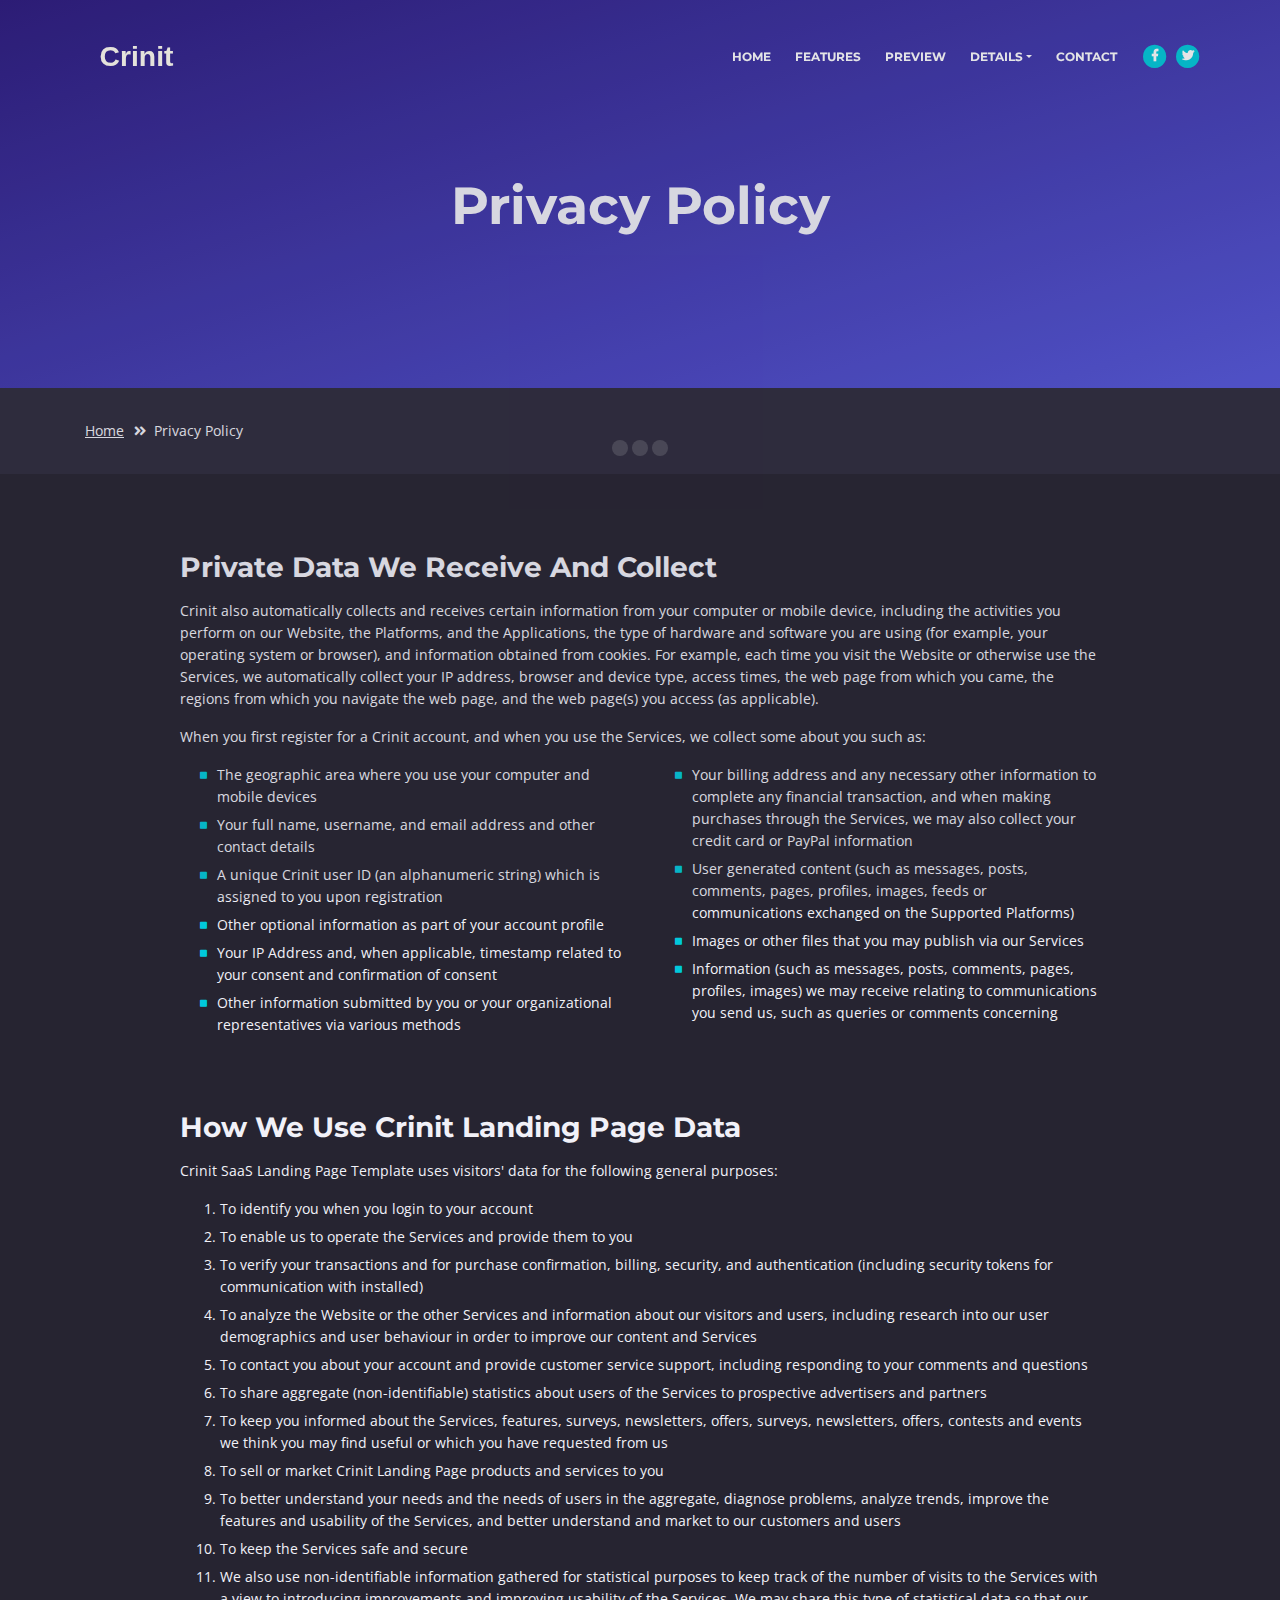
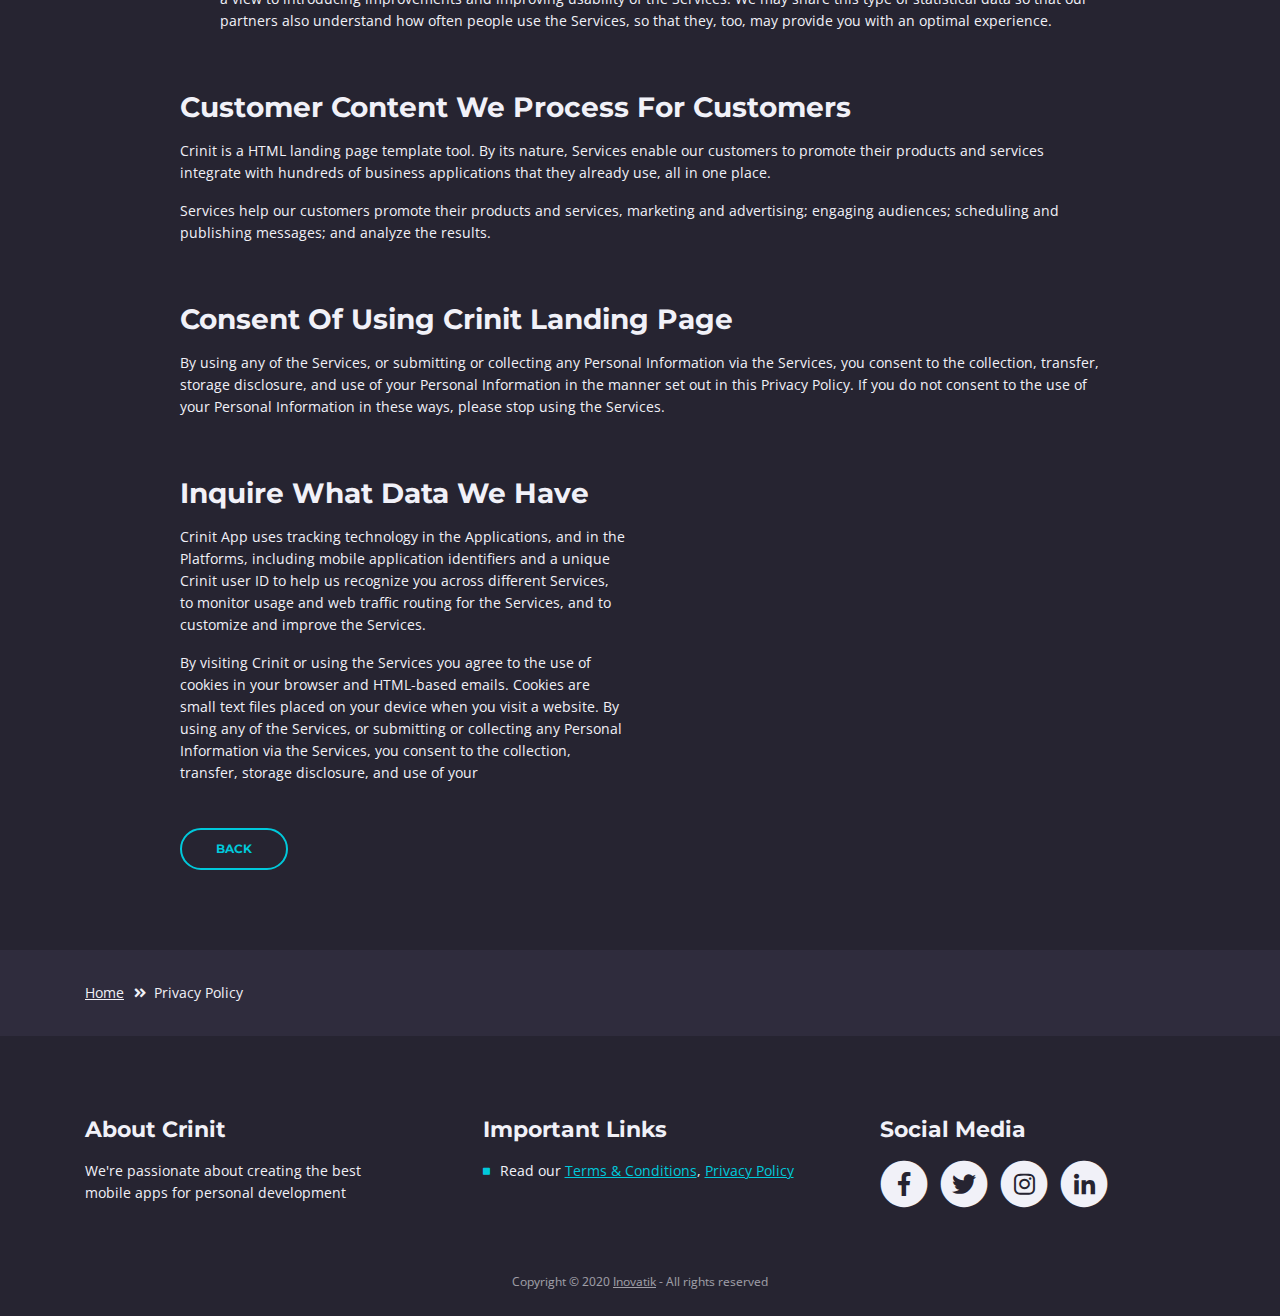
<file: privacy-policy.html>
<!DOCTYPE html>
<html lang="en">
<head>
    <meta charset="utf-8">
    <meta name="viewport" content="width=device-width, initial-scale=1, shrink-to-fit=no">
    
    <!-- SEO Meta Tags -->
    <meta name="description" content="Mobile app HTML landing page template to help you build a great online presence for your app which will convert visitors into users">
    <meta name="author" content="Inovatik">

    <!-- OG Meta Tags to improve the way the post looks when you share the page on LinkedIn, Facebook, Google+ -->
	<meta property="og:site_name" content="" /> <!-- website name -->
	<meta property="og:site" content="" /> <!-- website link -->
	<meta property="og:title" content=""/> <!-- title shown in the actual shared post -->
	<meta property="og:description" content="" /> <!-- description shown in the actual shared post -->
	<meta property="og:image" content="" /> <!-- image link, make sure it's jpg -->
	<meta property="og:url" content="" /> <!-- where do you want your post to link to -->
	<meta property="og:type" content="article" />

    <!-- Website Title -->
    <title>Privacy Policy - Crinit -B2B2C Onine Market Place</title>
    
    <!-- Styles -->
    <link href="https://fonts.googleapis.com/css?family=Open+Sans:300,300i,400,400i,600,600i,700,700i" rel="stylesheet">
    <link href="https://fonts.googleapis.com/css?family=Montserrat:600,700" rel="stylesheet">
    <link href="css/bootstrap.css" rel="stylesheet">
    <link href="css/fontawesome-all.css" rel="stylesheet">
    <link href="css/swiper.css" rel="stylesheet">
	<link href="css/magnific-popup.css" rel="stylesheet">
    <link href="css/styles.css" rel="stylesheet">
	
	<!-- Favicon  -->
    <link rel="icon" href="images/favicon.png">
</head>
<body data-spy="scroll" data-target=".fixed-top">
    
    <!-- Preloader -->
	<div class="spinner-wrapper">
        <div class="spinner">
            <div class="bounce1"></div>
            <div class="bounce2"></div>
            <div class="bounce3"></div>
        </div>
    </div>
    <!-- end of preloader -->
    

    <!-- Navigation -->
    <nav class="navbar navbar-expand-md navbar-dark navbar-custom fixed-top">
        <!-- Text Logo - Use this if you don't have a graphic logo -->
        <!-- <a class="navbar-brand logo-text page-scroll" href="index.html">Crinit</a> -->

        <!-- Image Logo -->
        <a class="navbar-brand logo-image" href="index.html"><img src="images/logo.svg" alt="alternative"></a> 
        
        <!-- Mobile Menu Toggle Button -->
        <button class="navbar-toggler" type="button" data-toggle="collapse" data-target="#navbarsExampleDefault" aria-controls="navbarsExampleDefault" aria-expanded="false" aria-label="Toggle navigation">
            <span class="navbar-toggler-awesome fas fa-bars"></span>
            <span class="navbar-toggler-awesome fas fa-times"></span>
        </button>
        <!-- end of mobile menu toggle button -->

        <div class="collapse navbar-collapse" id="navbarsExampleDefault">
            <ul class="navbar-nav ml-auto">
                <li class="nav-item">
                    <a class="nav-link page-scroll" href="index.html#header">HOME <span class="sr-only">(current)</span></a>
                </li>
                <li class="nav-item">
                    <a class="nav-link page-scroll" href="index.html#features">FEATURES</a>
                </li>
                <li class="nav-item">
                    <a class="nav-link page-scroll" href="index.html#preview">PREVIEW</a>
                </li>

                <!-- Dropdown Menu -->          
                <li class="nav-item dropdown">
                    <a class="nav-link dropdown-toggle page-scroll" href="index.html#details" id="navbarDropdown" role="button" aria-haspopup="true" aria-expanded="false">DETAILS</a>
                    <div class="dropdown-menu" aria-labelledby="navbarDropdown">
                        <a class="dropdown-item" href="terms-conditions.html"><span class="item-text">TERMS CONDITIONS</span></a>
                        <div class="dropdown-items-divide-hr"></div>
                        <a class="dropdown-item" href="privacy-policy.html"><span class="item-text">PRIVACY POLICY</span></a>
                    </div>
                </li>
                <!-- end of dropdown menu -->

                <li class="nav-item">
                    <a class="nav-link page-scroll" href="index.html#contact">CONTACT</a>
                </li>
            </ul>
            <span class="nav-item social-icons">
                <span class="fa-stack">
                    <a href="#your-link">
                        <i class="fas fa-circle fa-stack-2x"></i>
                        <i class="fab fa-facebook-f fa-stack-1x"></i>
                    </a>
                </span>
                <span class="fa-stack">
                    <a href="#your-link">
                        <i class="fas fa-circle fa-stack-2x"></i>
                        <i class="fab fa-twitter fa-stack-1x"></i>
                    </a>
                </span>
            </span>
        </div>
    </nav> <!-- end of navbar -->
    <!-- end of navigation -->


    <!-- Header -->
    <header id="header" class="ex-header">
        <div class="container">
            <div class="row">
                <div class="col-md-12">
                    <h1>Privacy Policy</h1>
                </div> <!-- end of col -->
            </div> <!-- end of row -->
        </div> <!-- end of container -->
    </header> <!-- end of ex-header -->
    <!-- end of header -->


    <!-- Breadcrumbs -->
    <div class="ex-basic-1">
        <div class="container">
            <div class="row">
                <div class="col-lg-12">
                    <div class="breadcrumbs">
                        <a href="index.html">Home</a><i class="fa fa-angle-double-right"></i><span>Privacy Policy</span>
                    </div> <!-- end of breadcrumbs -->
                </div> <!-- end of col -->
            </div> <!-- end of row -->
        </div> <!-- end of container -->
    </div> <!-- end of ex-basic-1 -->
    <!-- end of breadcrumbs -->


    <!-- Privacy Content -->
    <div class="ex-basic-2">
        <div class="container">
            <div class="row">
                <div class="col-lg-10 offset-lg-1">
                    <div class="text-container">
                        <h3>Private Data We Receive And Collect</h3>
                        <p>Crinit also automatically collects and receives certain information from your computer or mobile device, including the activities you perform on our Website, the Platforms, and the Applications, the type of hardware and software you are using (for example, your operating system or browser), and information obtained from cookies. For example, each time you visit the Website or otherwise use the Services, we automatically collect your IP address, browser and device type, access times, the web page from which you came, the regions from which you navigate the web page, and the web page(s) you access (as applicable).</p>
                        <p>When you first register for a Crinit account, and when you use the Services, we collect some  about you such as:</p>
			    <!--<a class="turquoise" href="#your-link">Personal Information</a>-->
                        <div class="row">
                            <div class="col-md-6">
                                <ul class="list-unstyled li-space-lg indent">
                                    <li class="media">
                                        <i class="fas fa-square"></i>
                                        <div class="media-body">The geographic area where you use your computer and mobile devices</div>
                                    </li>
                                    <li class="media">
                                        <i class="fas fa-square"></i>
                                        <div class="media-body">Your full name, username, and email address and other contact details</div>
                                    </li>
                                    <li class="media">
                                        <i class="fas fa-square"></i>
                                        <div class="media-body">A unique Crinit user ID (an alphanumeric string) which is assigned to you upon registration</div>
                                    </li>
                                    <li class="media">
                                        <i class="fas fa-square"></i>
                                        <div class="media-body">Other optional information as part of your account profile</div>
                                    </li>
                                    <li class="media">
                                        <i class="fas fa-square"></i>
                                        <div class="media-body">Your IP Address and, when applicable, timestamp related to your consent and confirmation of consent</div>
                                    </li>
                                    <li class="media">
                                        <i class="fas fa-square"></i>
                                        <div class="media-body">Other information submitted by you or your organizational representatives via various methods</div>
                                    </li>
                                </ul>
                            </div> <!-- end of col -->

                            <div class="col-md-6">
                                <ul class="list-unstyled li-space-lg indent">
                                    <li class="media">
                                        <i class="fas fa-square"></i>
                                        <div class="media-body">Your billing address and any necessary other information to complete any financial transaction, and when making purchases through the Services, we may also collect your credit card or PayPal information</div>
                                    </li>
                                    <li class="media">
                                        <i class="fas fa-square"></i>
                                        <div class="media-body">User generated content (such as messages, posts, comments, pages, profiles, images, feeds or communications exchanged on the Supported Platforms)</div>
                                    </li>
                                    <li class="media">
                                        <i class="fas fa-square"></i>
                                        <div class="media-body">Images or other files that you may publish via our Services</div>
                                    </li>
                                    <li class="media">
                                        <i class="fas fa-square"></i>
                                        <div class="media-body">Information (such as messages, posts, comments, pages, profiles, images) we may receive relating to communications you send us, such as queries or comments concerning</div>
                                    </li>
                                </ul>
                            </div> <!-- end of col -->
                        </div> <!-- end of row -->
                    </div> <!-- end of text-container-->
                    
                    <div class="text-container">
                        <h3>How We Use Crinit Landing Page Data</h3>
                        <p>Crinit SaaS Landing Page Template uses visitors' data for the following general purposes:</p>
                        <ol class="li-space-lg">
                            <li>To identify you when you login to your account</li>
                            <li>To enable us to operate the Services and provide them to you</li>
                            <li>To verify your transactions and for purchase confirmation, billing, security, and authentication (including security tokens for communication with installed)</li>
                            <li>To analyze the Website or the other Services and information about our visitors and users, including research into our user demographics and user behaviour in order to improve our content and Services</li>
                            <li>To contact you about your account and provide customer service support, including responding to your comments and questions</li>
                            <li>To share aggregate (non-identifiable) statistics about users of the Services to prospective advertisers and partners</li>
                            <li>To keep you informed about the Services, features, surveys, newsletters, offers, surveys, newsletters, offers, contests and events we think you may find useful or which you have requested from us</li>
                            <li>To sell or market Crinit Landing Page products and services to you</li>
                            <li>To better understand your needs and the needs of users in the aggregate, diagnose problems, analyze trends, improve the features and usability of the Services, and better understand and market to our customers and users</li>
                            <li>To keep the Services safe and secure</li>
                            <li>We also use non-identifiable information gathered for statistical purposes to keep track of the number of visits to the Services with a view to introducing improvements and improving usability of the Services. We may share this type of statistical data so that our partners also understand how often people use the Services, so that they, too, may provide you with an optimal experience.</li>
                        </ol>
                    </div> <!-- end of text-container -->

                    <div class="text-container">
                        <h3>Customer Content We Process For Customers</h3>
                        <p>Crinit is a HTML landing page template tool. By its nature, Services enable our customers to promote their products and services integrate with hundreds of business applications that they already use, all in one place.</p>
                        <p>Services help our customers promote their products and services, marketing and advertising; engaging audiences; scheduling and publishing messages; and analyze the results.</p>
                    </div> <!-- end of text container -->

                    <div class="text-container">
                        <h3>Consent Of Using Crinit Landing Page</h3>
					    <p class="mb-5">By using any of the Services, or submitting or collecting any Personal Information via the Services, you consent to the collection, transfer, storage disclosure, and use of your Personal Information in the manner set out in this Privacy Policy. If you do not consent to the use of your Personal Information in these ways, please stop using the Services.</p>
                    </div> <!-- end of text-container -->
                                       
                    <div class="row">
                        <div class="col-md-6">
                            <div class="text-container last">
                                <h3>Inquire What Data We Have</h3>
                                <p>Crinit App uses tracking technology  in the Applications, and in the Platforms, including mobile application identifiers and a unique Crinit user ID to help us recognize you across different Services, to monitor usage and web traffic routing for the Services, and to customize and improve the Services.</p>
                                <p> By visiting Crinit or using the Services you agree to the use of cookies in your browser and HTML-based emails. Cookies are small text files placed on your device when you visit a website. By using any of the Services, or submitting or collecting any Personal Information via the Services, you consent to the collection, transfer, storage disclosure, and use of your </p></p>
                            </div> <!-- end of text container -->
                        </div> <!-- end of col-->
                        <div class="col-md-6">

                            <!-- Privacy Form -->
				<!--
                            <div class="form-container">
                                <form id="privacyForm" data-toggle="validator" data-focus="false">
                                    <div class="form-group">
                                        <input type="text" class="form-control-input" id="pname" required>
                                        <label class="label-control" for="pname">Name</label>
                                        <div class="help-block with-errors"></div>
                                    </div>
                                    <div class="form-group">
                                        <input type="email" class="form-control-input" id="pemail" required>
                                        <label class="label-control" for="pemail">Email</label>
                                        <div class="help-block with-errors"></div>
                                    </div>
                                    <div class="form-group">
                                        <select class="form-control-select" id="pselect" required>
                                            <option class="select-option" value="" disabled selected>Select Option</option>
                                            <option class="select-option" value="Delete data">Delete my data</option>
                                            <option class="select-option" value="Show me data">Show me my data</option>
                                        </select>
                                        <div class="help-block with-errors"></div>
                                    </div>
                                    <div class="form-group checkbox">
                                        <input type="checkbox" id="pterms" value="Agreed-to-Terms" required>I have read and agree to Crinit's <a href="privacy-policy.html">Privacy Policy</a> and <a href="terms-conditions.html">Terms Conditions</a>
                                        <div class="help-block with-errors"></div>
                                    </div>
                                    <div class="form-group">
                                        <button type="submit" class="form-control-submit-button">SUBMIT</button>
                                    </div>
                                    <div class="form-message">
                                        <div id="pmsgSubmit" class="h3 text-center hidden"></div>
                                    </div>
                                </form>
                            </div> -->
                            <!-- end of form container -->
                            <!-- end of privacy form -->
				

                        </div> <!-- end of col--> 
                    </div> <!-- end of row -->
		    
                    <a class="btn-outline-reg back" href="index.html">BACK</a>
                </div> <!-- end of col-->
            </div> <!-- end of row -->
        </div> <!-- end of container -->
    </div> <!-- end of ex-basic-2 -->
    <!-- end of privacy content -->


    <!-- Breadcrumbs -->
    <div class="ex-basic-1">
        <div class="container">
            <div class="row">
                <div class="col-lg-12">
                    <div class="breadcrumbs">
                        <a href="index.html">Home</a><i class="fa fa-angle-double-right"></i><span>Privacy Policy</span>
                    </div> <!-- end of breadcrumbs -->
                </div> <!-- end of col -->
            </div> <!-- end of row -->
        </div> <!-- end of container -->
    </div> <!-- end of ex-basic-1 -->
    <!-- end of breadcrumbs -->

    
    <!-- Footer -->
    <div class="footer">
        <div class="container">
            <div class="row">
                <div class="col-md-4">
                    <div class="footer-col">
                        <h4>About Crinit</h4>
                        <p>We're passionate about creating the best mobile apps for personal development</p>
                    </div>
                </div> <!-- end of col -->
                <div class="col-md-4">
                    <div class="footer-col middle">
                        <h4>Important Links</h4>
                        <ul class="list-unstyled li-space-lg">
                         <!--   <li class="media">
                                <i class="fas fa-square"></i>
                               <div class="media-body">Our business partners <a class="turquoise" href="#your-link">startupguide.com</a></div>
                            </li>
			    -->
                            <li class="media">
                                <i class="fas fa-square"></i>
                                <div class="media-body">Read our <a class="turquoise" href="terms-conditions.html">Terms & Conditions</a>, <a class="turquoise" href="privacy-policy.html">Privacy Policy</a></div>
                            </li>
                        </ul>
                    </div>
                </div> <!-- end of col -->
                <div class="col-md-4">
                    <div class="footer-col last">
                        <h4>Social Media</h4>
                        <span class="fa-stack">
                            <a href="#your-link">
                                <i class="fas fa-circle fa-stack-2x"></i>
                                <i class="fab fa-facebook-f fa-stack-1x"></i>
                            </a>
                        </span>
                        <span class="fa-stack">
                            <a href="#your link">
                                <i class="fas fa-circle fa-stack-2x"></i>
                                <i class="fab fa-twitter fa-stack-1x"></i>
                            </a>
                        </span>
			    
                       
                        <span class="fa-stack">
                            <a href="#your-link">
                                <i class="fas fa-circle fa-stack-2x"></i>
                                <i class="fab fa-instagram fa-stack-1x"></i>
                            </a>
                        </span>
                        <span class="fa-stack">
                            <a href="#your-link">
                                <i class="fas fa-circle fa-stack-2x"></i>
                                <i class="fab fa-linkedin-in fa-stack-1x"></i>
                            </a>
                        </span>
			   <!-- 
			<span class="fa-stack">
                            <a href="#your-link">
                                <i class="fas fa-circle fa-stack-2x"></i>
                                <i class="fab fa-google-plus-g fa-stack-1x"></i>
                            </a>
                        </span>
-->
                    </div> 
                </div> <!-- end of col -->
            </div> <!-- end of row -->
        </div> <!-- end of container -->
    </div> <!-- end of footer -->  
    <!-- end of footer -->


    <!-- Copyright -->
    <div class="copyright">
        <div class="container">
            <div class="row">
                <div class="col-lg-12">
                    <p class="p-small">Copyright © 2020 <a href="https://snipthink.com">Inovatik</a> - All rights reserved</p>
                </div> <!-- end of col -->
            </div> <!-- enf of row -->
        </div> <!-- end of container -->
    </div> <!-- end of copyright --> 
    <!-- end of copyright -->

	
    <!-- Scripts -->
    <script src="js/jquery.min.js"></script> <!-- jQuery for Bootstrap's JavaScript plugins -->
    <script src="js/popper.min.js"></script> <!-- Popper tooltip library for Bootstrap -->
    <script src="js/bootstrap.min.js"></script> <!-- Bootstrap framework -->
    <script src="js/jquery.easing.min.js"></script> <!-- jQuery Easing for smooth scrolling between anchors -->
    <script src="js/swiper.min.js"></script> <!-- Swiper for image and text sliders -->
    <script src="js/jquery.magnific-popup.js"></script> <!-- Magnific Popup for lightboxes -->
    <script src="js/morphext.min.js"></script> <!-- Morphtext rotating text in the header -->
    <script src="js/validator.min.js"></script> <!-- Validator.js - Bootstrap plugin that validates forms -->
    <script src="js/scripts.js"></script> <!-- Custom scripts -->
    
</body>
</html>
</file>
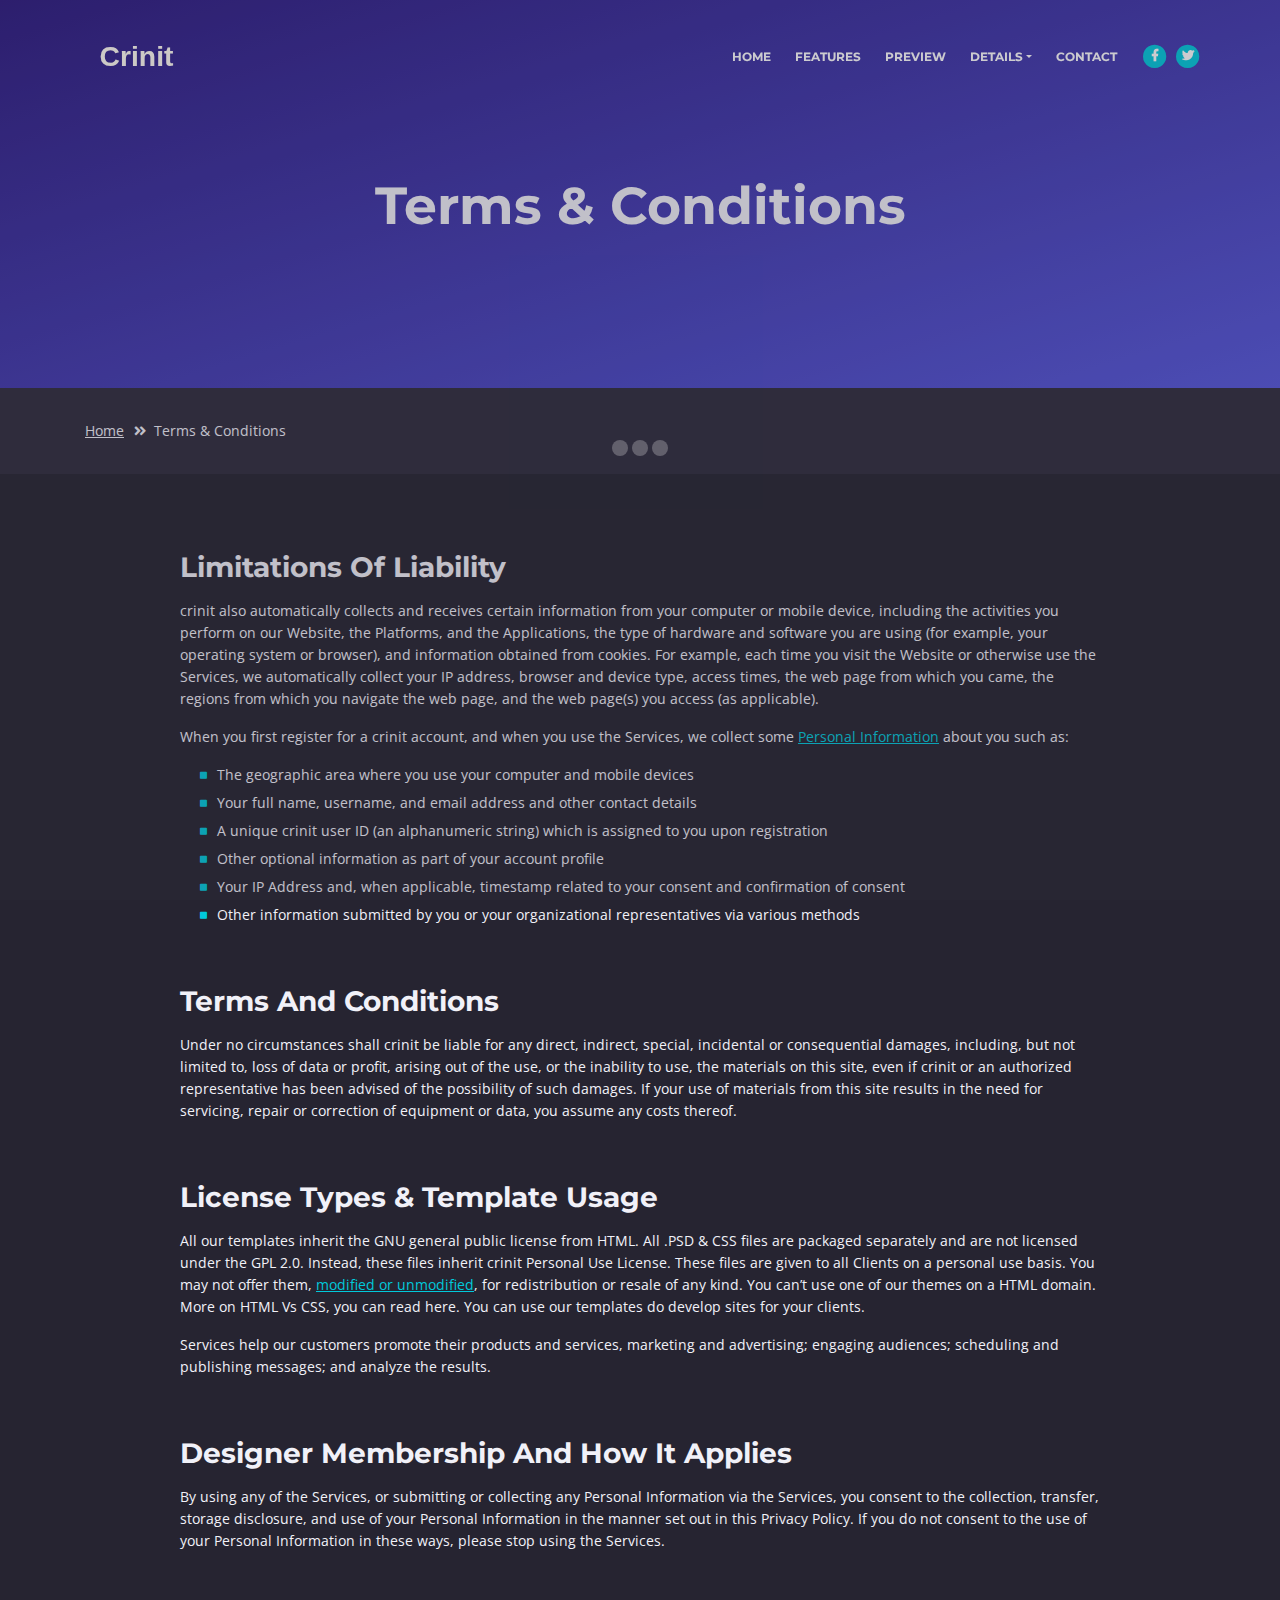
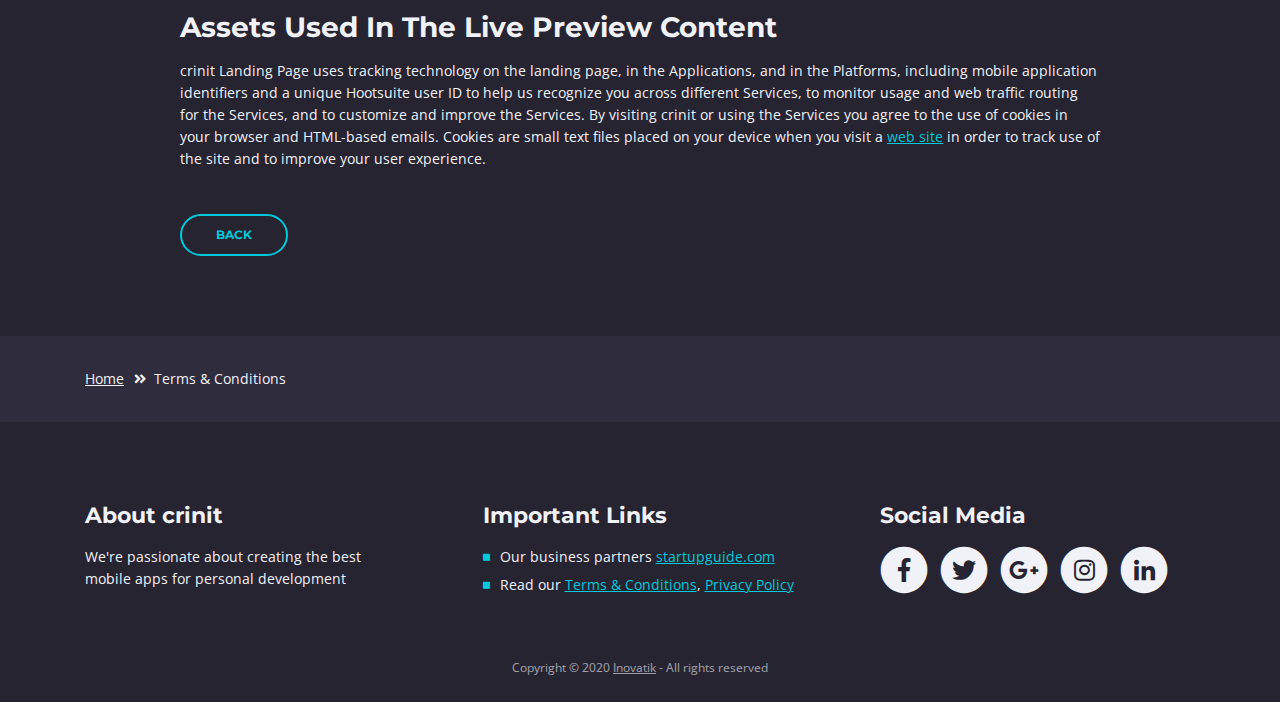
<file: terms-conditions.html>
<!DOCTYPE html>
<html lang="en">
<head>
    <meta charset="utf-8">
    <meta name="viewport" content="width=device-width, initial-scale=1, shrink-to-fit=no">
    
    <!-- SEO Meta Tags -->
    <meta name="description" content="Mobile app HTML landing page template to help you build a great online presence for your app which will convert visitors into users">
    <meta name="author" content="Inovatik">

    <!-- OG Meta Tags to improve the way the post looks when you share the page on LinkedIn, Facebook, Google+ -->
	<meta property="og:site_name" content="" /> <!-- website name -->
	<meta property="og:site" content="" /> <!-- website link -->
	<meta property="og:title" content=""/> <!-- title shown in the actual shared post -->
	<meta property="og:description" content="" /> <!-- description shown in the actual shared post -->
	<meta property="og:image" content="" /> <!-- image link, make sure it's jpg -->
	<meta property="og:url" content="" /> <!-- where do you want your post to link to -->
	<meta property="og:type" content="article" />

    <!-- Website Title -->
    <title>Terms Conditions - crinit - Mobile App HTML Landing Page Template</title>
    
    <!-- Styles -->
    <link href="https://fonts.googleapis.com/css?family=Open+Sans:300,300i,400,400i,600,600i,700,700i" rel="stylesheet">
    <link href="https://fonts.googleapis.com/css?family=Montserrat:600,700" rel="stylesheet">
    <link href="css/bootstrap.css" rel="stylesheet">
    <link href="css/fontawesome-all.css" rel="stylesheet">
    <link href="css/swiper.css" rel="stylesheet">
	<link href="css/magnific-popup.css" rel="stylesheet">
    <link href="css/styles.css" rel="stylesheet">
	
	<!-- Favicon  -->
    <link rel="icon" href="images/favicon.png">
</head>
<body data-spy="scroll" data-target=".fixed-top">
    
    <!-- Preloader -->
	<div class="spinner-wrapper">
        <div class="spinner">
            <div class="bounce1"></div>
            <div class="bounce2"></div>
            <div class="bounce3"></div>
        </div>
    </div>
    <!-- end of preloader -->
    

    <!-- Navigation -->
    <nav class="navbar navbar-expand-md navbar-dark navbar-custom fixed-top">
        <!-- Text Logo - Use this if you don't have a graphic logo -->
        <!-- <a class="navbar-brand logo-text page-scroll" href="index.html">crinit</a> -->

        <!-- Image Logo -->
        <a class="navbar-brand logo-image" href="index.html"><img src="images/logo.svg" alt="alternative"></a> 
        
        <!-- Mobile Menu Toggle Button -->
        <button class="navbar-toggler" type="button" data-toggle="collapse" data-target="#navbarsExampleDefault" aria-controls="navbarsExampleDefault" aria-expanded="false" aria-label="Toggle navigation">
            <span class="navbar-toggler-awesome fas fa-bars"></span>
            <span class="navbar-toggler-awesome fas fa-times"></span>
        </button>
        <!-- end of mobile menu toggle button -->

        <div class="collapse navbar-collapse" id="navbarsExampleDefault">
            <ul class="navbar-nav ml-auto">
                <li class="nav-item">
                    <a class="nav-link page-scroll" href="index.html#header">HOME <span class="sr-only">(current)</span></a>
                </li>
                <li class="nav-item">
                    <a class="nav-link page-scroll" href="index.html#features">FEATURES</a>
                </li>
                <li class="nav-item">
                    <a class="nav-link page-scroll" href="index.html#preview">PREVIEW</a>
                </li>

                <!-- Dropdown Menu -->          
                <li class="nav-item dropdown">
                    <a class="nav-link dropdown-toggle page-scroll" href="index.html#details" id="navbarDropdown" role="button" aria-haspopup="true" aria-expanded="false">DETAILS</a>
                    <div class="dropdown-menu" aria-labelledby="navbarDropdown">
                        <a class="dropdown-item" href="terms-conditions.html"><span class="item-text">TERMS CONDITIONS</span></a>
                        <div class="dropdown-items-divide-hr"></div>
                        <a class="dropdown-item" href="privacy-policy.html"><span class="item-text">PRIVACY POLICY</span></a>
                    </div>
                </li>
                <!-- end of dropdown menu -->

                <li class="nav-item">
                    <a class="nav-link page-scroll" href="index.html#contact">CONTACT</a>
                </li>
            </ul>
            <span class="nav-item social-icons">
                <span class="fa-stack">
                    <a href="#your-link">
                        <i class="fas fa-circle fa-stack-2x"></i>
                        <i class="fab fa-facebook-f fa-stack-1x"></i>
                    </a>
                </span>
                <span class="fa-stack">
                    <a href="#your-link">
                        <i class="fas fa-circle fa-stack-2x"></i>
                        <i class="fab fa-twitter fa-stack-1x"></i>
                    </a>
                </span>
            </span>
        </div>
    </nav> <!-- end of navbar -->
    <!-- end of navigation -->


    <!-- Header -->
    <header id="header" class="ex-header">
        <div class="container">
            <div class="row">
                <div class="col-lg-12">
                    <h1>Terms & Conditions</h1>
                </div> <!-- end of col -->
            </div> <!-- end of row -->
        </div> <!-- end of container -->
    </header> <!-- end of ex-header -->
    <!-- end of header -->


    <!-- Breadcrumbs -->
    <div class="ex-basic-1">
        <div class="container">
            <div class="row">
                <div class="col-lg-12">
                    <div class="breadcrumbs">
                        <a href="index.html">Home</a><i class="fa fa-angle-double-right"></i><span>Terms & Conditions</span>
                    </div> <!-- end of breadcrumbs -->
                </div> <!-- end of col -->
            </div> <!-- end of row -->
        </div> <!-- end of container -->
    </div> <!-- end of ex-basic-1 -->
    <!-- end of breadcrumbs -->


    <!-- Terms Content -->
    <div class="ex-basic-2">
        <div class="container">
            <div class="row">
                <div class="col-lg-10 offset-lg-1">
                    <div class="text-container">
                        <h3>Limitations Of Liability</h3>
                        <p>crinit also automatically collects and receives certain information from your computer or mobile device, including the activities you perform on our Website, the Platforms, and the Applications, the type of hardware and software you are using (for example, your operating system or browser), and information obtained from cookies. For example, each time you visit the Website or otherwise use the Services, we automatically collect your IP address, browser and device type, access times, the web page from which you came, the regions from which you navigate the web page, and the web page(s) you access (as applicable).</p>
                        <p>When you first register for a crinit account, and when you use the Services, we collect some <a class="turquoise" href="#your-link">Personal Information</a> about you such as:</p>
                        <ul class="list-unstyled li-space-lg indent">
                            <li class="media">
                                <i class="fas fa-square"></i>
                                <div class="media-body">The geographic area where you use your computer and mobile devices</div>
                            </li>
                            <li class="media">
                                <i class="fas fa-square"></i>
                                <div class="media-body">Your full name, username, and email address and other contact details</div>
                            </li>
                            <li class="media">
                                <i class="fas fa-square"></i>
                                <div class="media-body">A unique crinit user ID (an alphanumeric string) which is assigned to you upon registration</div>
                            </li>
                            <li class="media">
                                <i class="fas fa-square"></i>
                                <div class="media-body">Other optional information as part of your account profile</div>
                            </li>
                            <li class="media">
                                <i class="fas fa-square"></i>
                                <div class="media-body">Your IP Address and, when applicable, timestamp related to your consent and confirmation of consent</div>
                            </li>
                            <li class="media">
                                <i class="fas fa-square"></i>
                                <div class="media-body">Other information submitted by you or your organizational representatives via various methods</div>
                            </li>
                        </ul>
                    </div> <!-- end of text-container -->
                    
                    <div class="text-container">
                        <h3>Terms And Conditions</h3>
                        <p>Under no circumstances shall crinit be liable for any direct, indirect, special, incidental or consequential damages, including, but not limited to, loss of data or profit, arising out of the use, or the inability to use, the materials on this site, even if crinit or an authorized representative has been advised of the possibility of such damages. If your use of materials from this site results in the need for servicing, repair or correction of equipment or data, you assume any costs thereof.</p>
                    </div> <!-- end of text-container -->

                    <div class="text-container">
                        <h3>License Types & Template Usage</h3>
                        <p>All our templates inherit the GNU general public license from HTML. All .PSD & CSS files are packaged separately and are not licensed under the GPL 2.0. Instead, these files inherit crinit Personal Use License. These files are given to all Clients on a personal use basis. You may not offer them, <a class="turquoise" href="#your-link">modified or unmodified</a>, for redistribution or resale of any kind. You can’t use one of our themes on a HTML domain. More on HTML Vs CSS, you can read here. You can use our templates do develop sites for your clients.</p>
                        <p>Services help our customers promote their products and services, marketing and advertising; engaging audiences; scheduling and publishing messages; and analyze the results.</p>
                    </div> <!-- end of text-container -->

                    <div class="text-container">
                        <h3>Designer Membership And How It Applies</h3>
                        <p>By using any of the Services, or submitting or collecting any Personal Information via the Services, you consent to the collection, transfer, storage disclosure, and use of your Personal Information in the manner set out in this Privacy Policy. If you do not consent to the use of your Personal Information in these ways, please stop using the Services.</p>
                    </div> <!-- end of text-container -->
                    
                    <div class="text-container last">
                        <h3>Assets Used In The Live Preview Content</h3>
                        <p>crinit Landing Page uses tracking technology on the landing page, in the Applications, and in the Platforms, including mobile application identifiers and a unique Hootsuite user ID to help us recognize you across different Services, to monitor usage and web traffic routing for the Services, and to customize and improve the Services. By visiting crinit or using the Services you agree to the use of cookies in your browser and HTML-based emails. Cookies are small text files placed on your device when you visit a <a class="turquoise" href="#your-link">web site</a> in order to track use of the site and to improve your user experience.</p>
                        <a class="btn-outline-reg" href="index.html">BACK</a>
                    </div> <!-- end of text-container -->
                </div>
            </div> <!-- end of row -->
        </div> <!-- end of container -->
    </div> <!-- end of ex-basic -->
    <!-- end of terms content -->

    
    <!-- Breadcrumbs -->
    <div class="ex-basic-1">
        <div class="container">
            <div class="row">
                <div class="col-lg-12">
                    <div class="breadcrumbs">
                        <a href="index.html">Home</a><i class="fa fa-angle-double-right"></i><span>Terms & Conditions</span>
                    </div> <!-- end of breadcrumbs -->
                </div> <!-- end of col -->
            </div> <!-- end of row -->
        </div> <!-- end of container -->
    </div> <!-- end of ex-basic-1 -->
    <!-- end of breadcrumbs -->


    <!-- Footer -->
    <div class="footer">
        <div class="container">
            <div class="row">
                <div class="col-md-4">
                    <div class="footer-col">
                        <h4>About crinit</h4>
                        <p>We're passionate about creating the best mobile apps for personal development</p>
                    </div>
                </div> <!-- end of col -->
                <div class="col-md-4">
                    <div class="footer-col middle">
                        <h4>Important Links</h4>
                        <ul class="list-unstyled li-space-lg">
                            <li class="media">
                                <i class="fas fa-square"></i>
                                <div class="media-body">Our business partners <a class="turquoise" href="#your-link">startupguide.com</a></div>
                            </li>
                            <li class="media">
                                <i class="fas fa-square"></i>
                                <div class="media-body">Read our <a class="turquoise" href="terms-conditions.html">Terms & Conditions</a>, <a class="turquoise" href="privacy-policy.html">Privacy Policy</a></div>
                            </li>
                        </ul>
                    </div>
                </div> <!-- end of col -->
                <div class="col-md-4">
                    <div class="footer-col last">
                        <h4>Social Media</h4>
                        <span class="fa-stack">
                            <a href="#your-link">
                                <i class="fas fa-circle fa-stack-2x"></i>
                                <i class="fab fa-facebook-f fa-stack-1x"></i>
                            </a>
                        </span>
                        <span class="fa-stack">
                            <a href="#your-link">
                                <i class="fas fa-circle fa-stack-2x"></i>
                                <i class="fab fa-twitter fa-stack-1x"></i>
                            </a>
                        </span>
                        <span class="fa-stack">
                            <a href="#your-link">
                                <i class="fas fa-circle fa-stack-2x"></i>
                                <i class="fab fa-google-plus-g fa-stack-1x"></i>
                            </a>
                        </span>
                        <span class="fa-stack">
                            <a href="#your-link">
                                <i class="fas fa-circle fa-stack-2x"></i>
                                <i class="fab fa-instagram fa-stack-1x"></i>
                            </a>
                        </span>
                        <span class="fa-stack">
                            <a href="#your-link">
                                <i class="fas fa-circle fa-stack-2x"></i>
                                <i class="fab fa-linkedin-in fa-stack-1x"></i>
                            </a>
                        </span>
                    </div> 
                </div> <!-- end of col -->
            </div> <!-- end of row -->
        </div> <!-- end of container -->
    </div> <!-- end of footer -->  
    <!-- end of footer -->


    <!-- Copyright -->
    <div class="copyright">
        <div class="container">
            <div class="row">
                <div class="col-lg-12">
                    <p class="p-small">Copyright © 2020 <a href="https://inovatik.com">Inovatik</a> - All rights reserved</p>
                </div> <!-- end of col -->
            </div> <!-- enf of row -->
        </div> <!-- end of container -->
    </div> <!-- end of copyright --> 
    <!-- end of copyright -->

	
    <!-- Scripts -->
    <script src="js/jquery.min.js"></script> <!-- jQuery for Bootstrap's JavaScript plugins -->
    <script src="js/popper.min.js"></script> <!-- Popper tooltip library for Bootstrap -->
    <script src="js/bootstrap.min.js"></script> <!-- Bootstrap framework -->
    <script src="js/jquery.easing.min.js"></script> <!-- jQuery Easing for smooth scrolling between anchors -->
    <script src="js/swiper.min.js"></script> <!-- Swiper for image and text sliders -->
    <script src="js/jquery.magnific-popup.js"></script> <!-- Magnific Popup for lightboxes -->
    <script src="js/morphext.min.js"></script> <!-- Morphtext rotating text in the header -->
    <script src="js/validator.min.js"></script> <!-- Validator.js - Bootstrap plugin that validates forms -->
    <script src="js/scripts.js"></script> <!-- Custom scripts -->
</body>
</html>
</file>
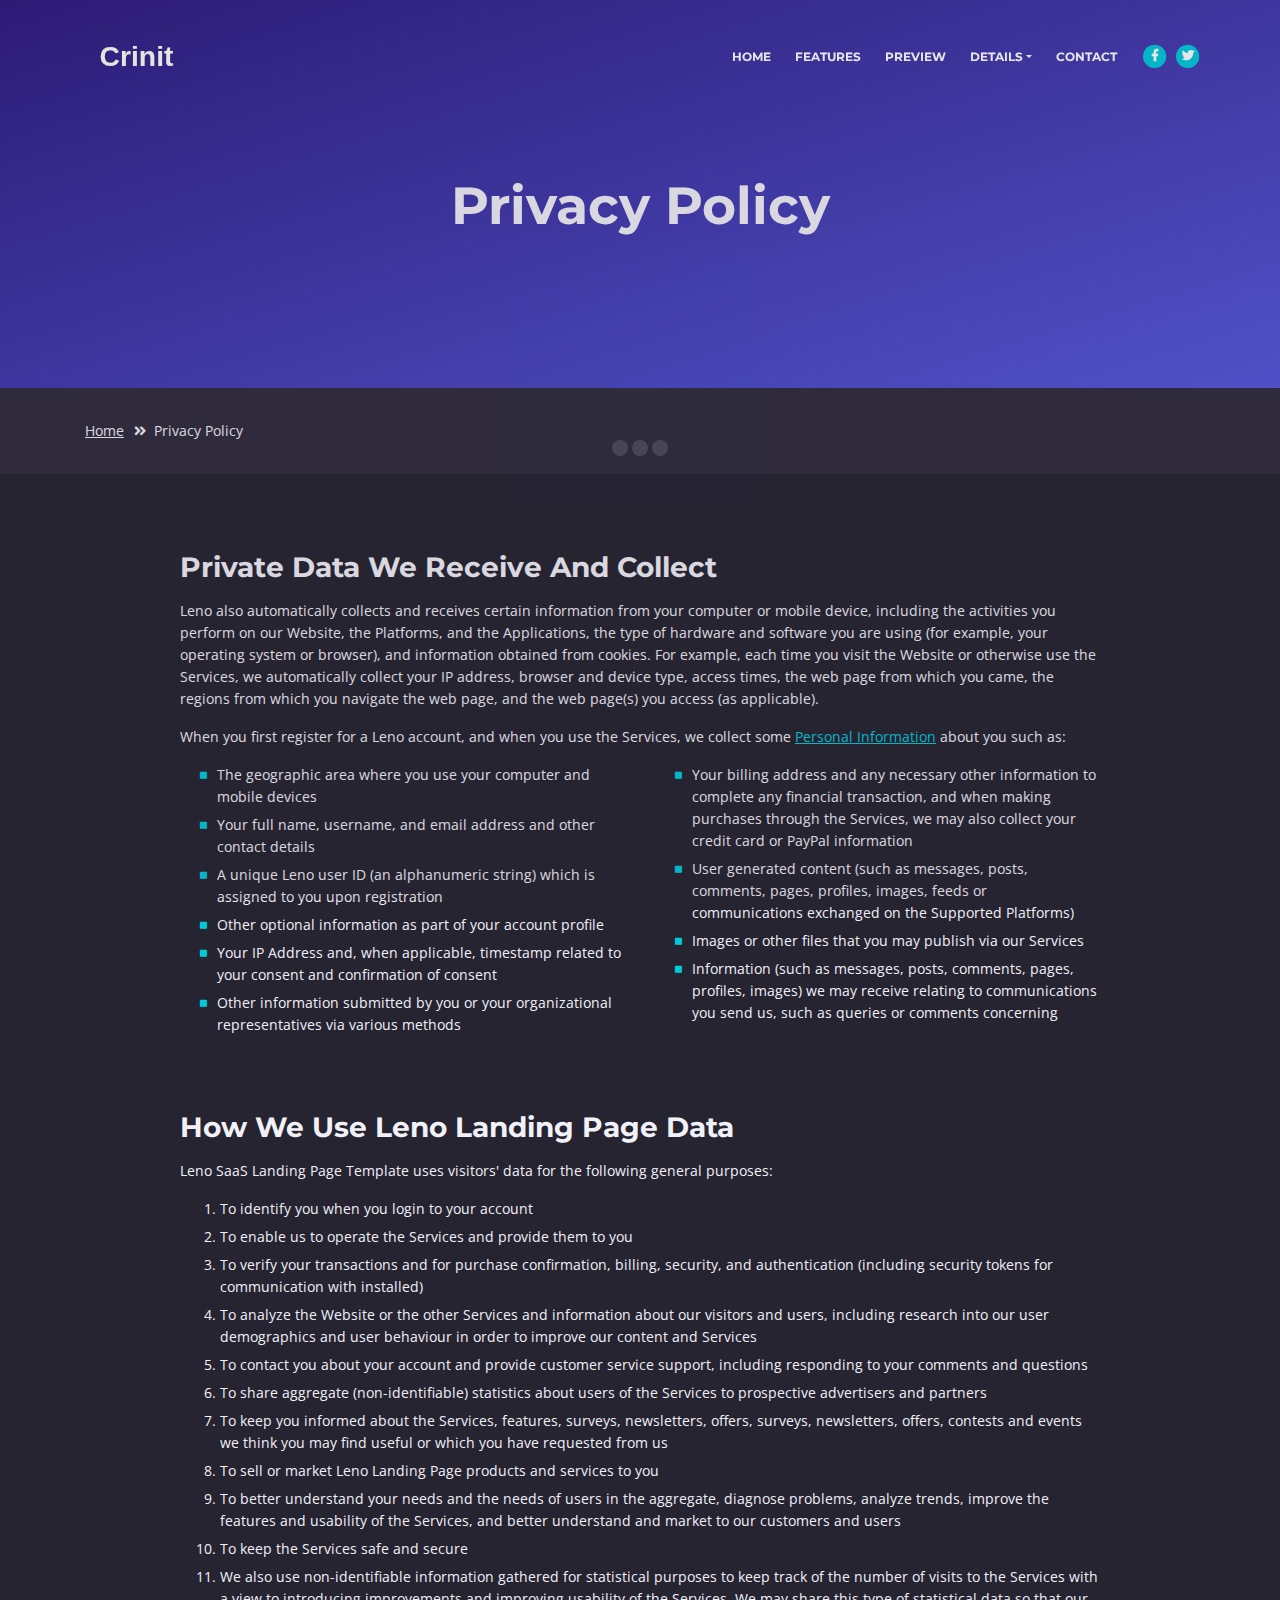
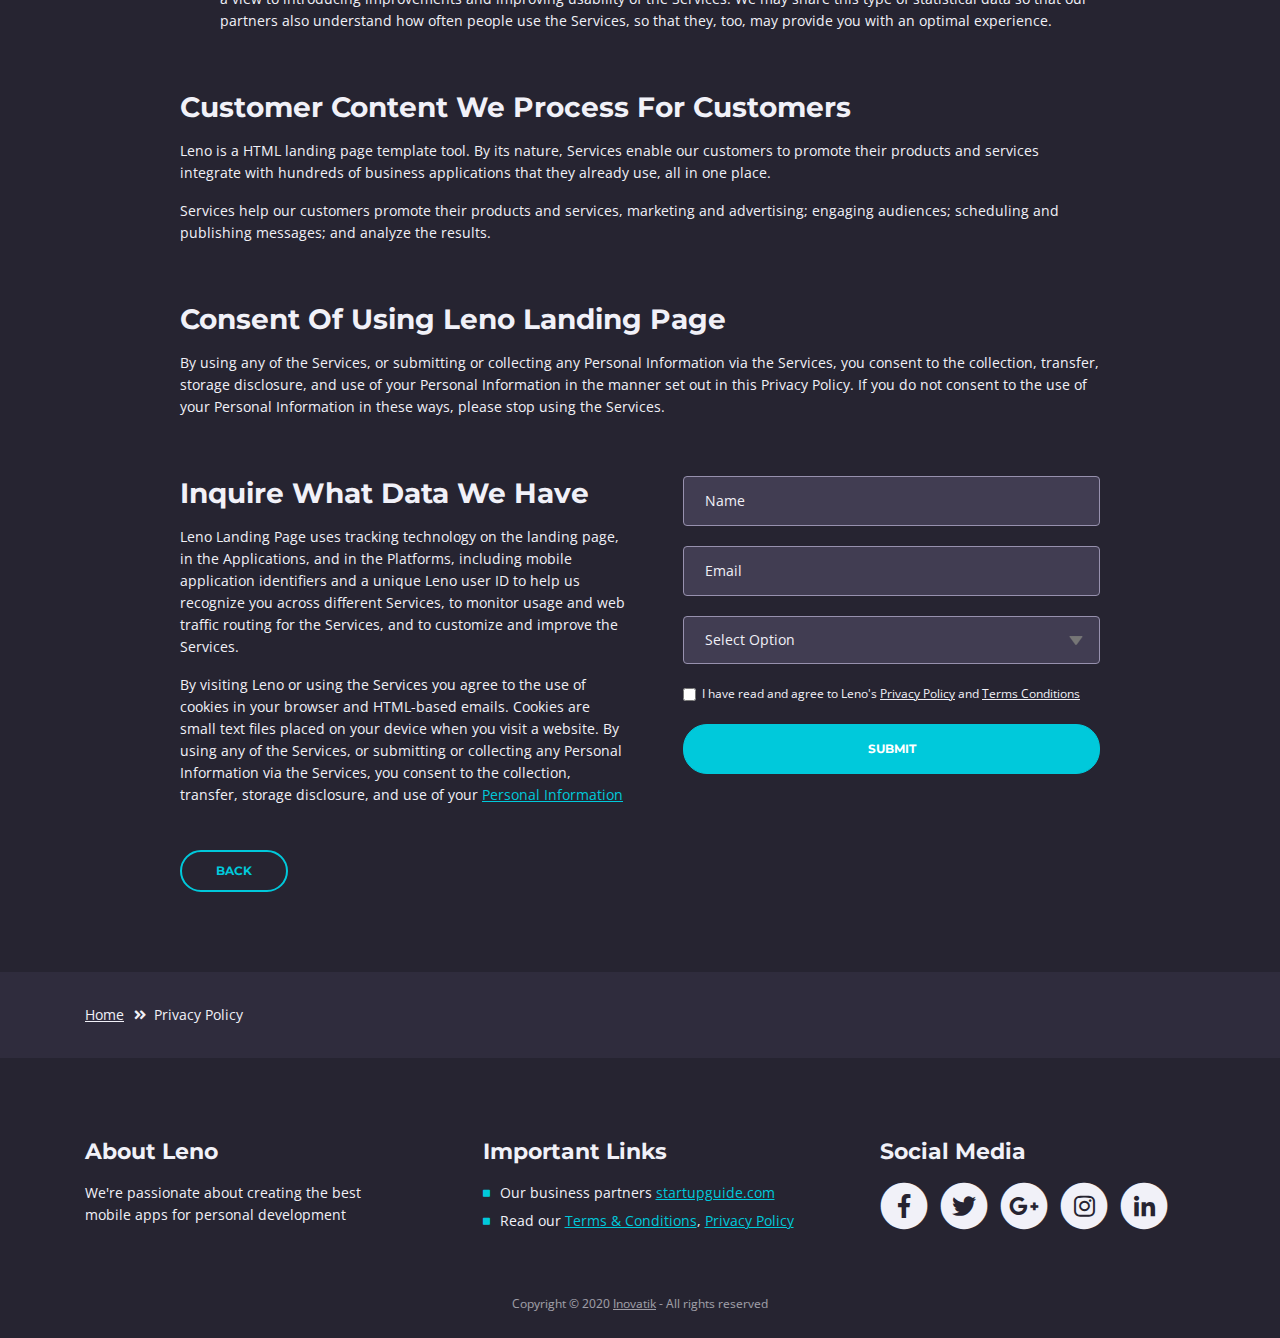
<file: leno-landing-page/web/privacy-policy.html>
<!DOCTYPE html>
<html lang="en">
<head>
    <meta charset="utf-8">
    <meta name="viewport" content="width=device-width, initial-scale=1, shrink-to-fit=no">
    
    <!-- SEO Meta Tags -->
    <meta name="description" content="Mobile app HTML landing page template to help you build a great online presence for your app which will convert visitors into users">
    <meta name="author" content="Inovatik">

    <!-- OG Meta Tags to improve the way the post looks when you share the page on LinkedIn, Facebook, Google+ -->
	<meta property="og:site_name" content="" /> <!-- website name -->
	<meta property="og:site" content="" /> <!-- website link -->
	<meta property="og:title" content=""/> <!-- title shown in the actual shared post -->
	<meta property="og:description" content="" /> <!-- description shown in the actual shared post -->
	<meta property="og:image" content="" /> <!-- image link, make sure it's jpg -->
	<meta property="og:url" content="" /> <!-- where do you want your post to link to -->
	<meta property="og:type" content="article" />

    <!-- Website Title -->
    <title>Privacy Policy - Leno - Mobile App HTML Landing Page Template</title>
    
    <!-- Styles -->
    <link href="https://fonts.googleapis.com/css?family=Open+Sans:300,300i,400,400i,600,600i,700,700i" rel="stylesheet">
    <link href="https://fonts.googleapis.com/css?family=Montserrat:600,700" rel="stylesheet">
    <link href="css/bootstrap.css" rel="stylesheet">
    <link href="css/fontawesome-all.css" rel="stylesheet">
    <link href="css/swiper.css" rel="stylesheet">
	<link href="css/magnific-popup.css" rel="stylesheet">
    <link href="css/styles.css" rel="stylesheet">
	
	<!-- Favicon  -->
    <link rel="icon" href="images/favicon.png">
</head>
<body data-spy="scroll" data-target=".fixed-top">
    
    <!-- Preloader -->
	<div class="spinner-wrapper">
        <div class="spinner">
            <div class="bounce1"></div>
            <div class="bounce2"></div>
            <div class="bounce3"></div>
        </div>
    </div>
    <!-- end of preloader -->
    

    <!-- Navigation -->
    <nav class="navbar navbar-expand-md navbar-dark navbar-custom fixed-top">
        <!-- Text Logo - Use this if you don't have a graphic logo -->
        <!-- <a class="navbar-brand logo-text page-scroll" href="index.html">Leno</a> -->

        <!-- Image Logo -->
        <a class="navbar-brand logo-image" href="index.html"><img src="images/logo.svg" alt="alternative"></a> 
        
        <!-- Mobile Menu Toggle Button -->
        <button class="navbar-toggler" type="button" data-toggle="collapse" data-target="#navbarsExampleDefault" aria-controls="navbarsExampleDefault" aria-expanded="false" aria-label="Toggle navigation">
            <span class="navbar-toggler-awesome fas fa-bars"></span>
            <span class="navbar-toggler-awesome fas fa-times"></span>
        </button>
        <!-- end of mobile menu toggle button -->

        <div class="collapse navbar-collapse" id="navbarsExampleDefault">
            <ul class="navbar-nav ml-auto">
                <li class="nav-item">
                    <a class="nav-link page-scroll" href="index.html#header">HOME <span class="sr-only">(current)</span></a>
                </li>
                <li class="nav-item">
                    <a class="nav-link page-scroll" href="index.html#features">FEATURES</a>
                </li>
                <li class="nav-item">
                    <a class="nav-link page-scroll" href="index.html#preview">PREVIEW</a>
                </li>

                <!-- Dropdown Menu -->          
                <li class="nav-item dropdown">
                    <a class="nav-link dropdown-toggle page-scroll" href="index.html#details" id="navbarDropdown" role="button" aria-haspopup="true" aria-expanded="false">DETAILS</a>
                    <div class="dropdown-menu" aria-labelledby="navbarDropdown">
                        <a class="dropdown-item" href="terms-conditions.html"><span class="item-text">TERMS CONDITIONS</span></a>
                        <div class="dropdown-items-divide-hr"></div>
                        <a class="dropdown-item" href="privacy-policy.html"><span class="item-text">PRIVACY POLICY</span></a>
                    </div>
                </li>
                <!-- end of dropdown menu -->

                <li class="nav-item">
                    <a class="nav-link page-scroll" href="index.html#contact">CONTACT</a>
                </li>
            </ul>
            <span class="nav-item social-icons">
                <span class="fa-stack">
                    <a href="#your-link">
                        <i class="fas fa-circle fa-stack-2x"></i>
                        <i class="fab fa-facebook-f fa-stack-1x"></i>
                    </a>
                </span>
                <span class="fa-stack">
                    <a href="#your-link">
                        <i class="fas fa-circle fa-stack-2x"></i>
                        <i class="fab fa-twitter fa-stack-1x"></i>
                    </a>
                </span>
            </span>
        </div>
    </nav> <!-- end of navbar -->
    <!-- end of navigation -->


    <!-- Header -->
    <header id="header" class="ex-header">
        <div class="container">
            <div class="row">
                <div class="col-md-12">
                    <h1>Privacy Policy</h1>
                </div> <!-- end of col -->
            </div> <!-- end of row -->
        </div> <!-- end of container -->
    </header> <!-- end of ex-header -->
    <!-- end of header -->


    <!-- Breadcrumbs -->
    <div class="ex-basic-1">
        <div class="container">
            <div class="row">
                <div class="col-lg-12">
                    <div class="breadcrumbs">
                        <a href="index.html">Home</a><i class="fa fa-angle-double-right"></i><span>Privacy Policy</span>
                    </div> <!-- end of breadcrumbs -->
                </div> <!-- end of col -->
            </div> <!-- end of row -->
        </div> <!-- end of container -->
    </div> <!-- end of ex-basic-1 -->
    <!-- end of breadcrumbs -->


    <!-- Privacy Content -->
    <div class="ex-basic-2">
        <div class="container">
            <div class="row">
                <div class="col-lg-10 offset-lg-1">
                    <div class="text-container">
                        <h3>Private Data We Receive And Collect</h3>
                        <p>Leno also automatically collects and receives certain information from your computer or mobile device, including the activities you perform on our Website, the Platforms, and the Applications, the type of hardware and software you are using (for example, your operating system or browser), and information obtained from cookies. For example, each time you visit the Website or otherwise use the Services, we automatically collect your IP address, browser and device type, access times, the web page from which you came, the regions from which you navigate the web page, and the web page(s) you access (as applicable).</p>
                        <p>When you first register for a Leno account, and when you use the Services, we collect some <a class="turquoise" href="#your-link">Personal Information</a> about you such as:</p>
                        <div class="row">
                            <div class="col-md-6">
                                <ul class="list-unstyled li-space-lg indent">
                                    <li class="media">
                                        <i class="fas fa-square"></i>
                                        <div class="media-body">The geographic area where you use your computer and mobile devices</div>
                                    </li>
                                    <li class="media">
                                        <i class="fas fa-square"></i>
                                        <div class="media-body">Your full name, username, and email address and other contact details</div>
                                    </li>
                                    <li class="media">
                                        <i class="fas fa-square"></i>
                                        <div class="media-body">A unique Leno user ID (an alphanumeric string) which is assigned to you upon registration</div>
                                    </li>
                                    <li class="media">
                                        <i class="fas fa-square"></i>
                                        <div class="media-body">Other optional information as part of your account profile</div>
                                    </li>
                                    <li class="media">
                                        <i class="fas fa-square"></i>
                                        <div class="media-body">Your IP Address and, when applicable, timestamp related to your consent and confirmation of consent</div>
                                    </li>
                                    <li class="media">
                                        <i class="fas fa-square"></i>
                                        <div class="media-body">Other information submitted by you or your organizational representatives via various methods</div>
                                    </li>
                                </ul>
                            </div> <!-- end of col -->

                            <div class="col-md-6">
                                <ul class="list-unstyled li-space-lg indent">
                                    <li class="media">
                                        <i class="fas fa-square"></i>
                                        <div class="media-body">Your billing address and any necessary other information to complete any financial transaction, and when making purchases through the Services, we may also collect your credit card or PayPal information</div>
                                    </li>
                                    <li class="media">
                                        <i class="fas fa-square"></i>
                                        <div class="media-body">User generated content (such as messages, posts, comments, pages, profiles, images, feeds or communications exchanged on the Supported Platforms)</div>
                                    </li>
                                    <li class="media">
                                        <i class="fas fa-square"></i>
                                        <div class="media-body">Images or other files that you may publish via our Services</div>
                                    </li>
                                    <li class="media">
                                        <i class="fas fa-square"></i>
                                        <div class="media-body">Information (such as messages, posts, comments, pages, profiles, images) we may receive relating to communications you send us, such as queries or comments concerning</div>
                                    </li>
                                </ul>
                            </div> <!-- end of col -->
                        </div> <!-- end of row -->
                    </div> <!-- end of text-container-->
                    
                    <div class="text-container">
                        <h3>How We Use Leno Landing Page Data</h3>
                        <p>Leno SaaS Landing Page Template uses visitors' data for the following general purposes:</p>
                        <ol class="li-space-lg">
                            <li>To identify you when you login to your account</li>
                            <li>To enable us to operate the Services and provide them to you</li>
                            <li>To verify your transactions and for purchase confirmation, billing, security, and authentication (including security tokens for communication with installed)</li>
                            <li>To analyze the Website or the other Services and information about our visitors and users, including research into our user demographics and user behaviour in order to improve our content and Services</li>
                            <li>To contact you about your account and provide customer service support, including responding to your comments and questions</li>
                            <li>To share aggregate (non-identifiable) statistics about users of the Services to prospective advertisers and partners</li>
                            <li>To keep you informed about the Services, features, surveys, newsletters, offers, surveys, newsletters, offers, contests and events we think you may find useful or which you have requested from us</li>
                            <li>To sell or market Leno Landing Page products and services to you</li>
                            <li>To better understand your needs and the needs of users in the aggregate, diagnose problems, analyze trends, improve the features and usability of the Services, and better understand and market to our customers and users</li>
                            <li>To keep the Services safe and secure</li>
                            <li>We also use non-identifiable information gathered for statistical purposes to keep track of the number of visits to the Services with a view to introducing improvements and improving usability of the Services. We may share this type of statistical data so that our partners also understand how often people use the Services, so that they, too, may provide you with an optimal experience.</li>
                        </ol>
                    </div> <!-- end of text-container -->

                    <div class="text-container">
                        <h3>Customer Content We Process For Customers</h3>
                        <p>Leno is a HTML landing page template tool. By its nature, Services enable our customers to promote their products and services integrate with hundreds of business applications that they already use, all in one place.</p>
                        <p>Services help our customers promote their products and services, marketing and advertising; engaging audiences; scheduling and publishing messages; and analyze the results.</p>
                    </div> <!-- end of text container -->

                    <div class="text-container">
                        <h3>Consent Of Using Leno Landing Page</h3>
					    <p class="mb-5">By using any of the Services, or submitting or collecting any Personal Information via the Services, you consent to the collection, transfer, storage disclosure, and use of your Personal Information in the manner set out in this Privacy Policy. If you do not consent to the use of your Personal Information in these ways, please stop using the Services.</p>
                    </div> <!-- end of text-container -->
                                       
                    <div class="row">
                        <div class="col-md-6">
                            <div class="text-container last">
                                <h3>Inquire What Data We Have</h3>
                                <p>Leno Landing Page uses tracking technology on the landing page, in the Applications, and in the Platforms, including mobile application identifiers and a unique Leno user ID to help us recognize you across different Services, to monitor usage and web traffic routing for the Services, and to customize and improve the Services.</p>
                                <p> By visiting Leno or using the Services you agree to the use of cookies in your browser and HTML-based emails. Cookies are small text files placed on your device when you visit a website. By using any of the Services, or submitting or collecting any Personal Information via the Services, you consent to the collection, transfer, storage disclosure, and use of your <a class="turquoise" href="#your-link">Personal Information</a></p>
                            </div> <!-- end of text container -->
                        </div> <!-- end of col-->
                        <div class="col-md-6">

                            <!-- Privacy Form -->
                            <div class="form-container">
                                <form id="privacyForm" data-toggle="validator" data-focus="false">
                                    <div class="form-group">
                                        <input type="text" class="form-control-input" id="pname" required>
                                        <label class="label-control" for="pname">Name</label>
                                        <div class="help-block with-errors"></div>
                                    </div>
                                    <div class="form-group">
                                        <input type="email" class="form-control-input" id="pemail" required>
                                        <label class="label-control" for="pemail">Email</label>
                                        <div class="help-block with-errors"></div>
                                    </div>
                                    <div class="form-group">
                                        <select class="form-control-select" id="pselect" required>
                                            <option class="select-option" value="" disabled selected>Select Option</option>
                                            <option class="select-option" value="Delete data">Delete my data</option>
                                            <option class="select-option" value="Show me data">Show me my data</option>
                                        </select>
                                        <div class="help-block with-errors"></div>
                                    </div>
                                    <div class="form-group checkbox">
                                        <input type="checkbox" id="pterms" value="Agreed-to-Terms" required>I have read and agree to Leno's <a href="privacy-policy.html">Privacy Policy</a> and <a href="terms-conditions.html">Terms Conditions</a>
                                        <div class="help-block with-errors"></div>
                                    </div>
                                    <div class="form-group">
                                        <button type="submit" class="form-control-submit-button">SUBMIT</button>
                                    </div>
                                    <div class="form-message">
                                        <div id="pmsgSubmit" class="h3 text-center hidden"></div>
                                    </div>
                                </form>
                            </div> <!-- end of form container -->
                            <!-- end of privacy form -->

                        </div> <!-- end of col--> 
                    </div> <!-- end of row -->
                    <a class="btn-outline-reg back" href="index.html">BACK</a>
                </div> <!-- end of col-->
            </div> <!-- end of row -->
        </div> <!-- end of container -->
    </div> <!-- end of ex-basic-2 -->
    <!-- end of privacy content -->


    <!-- Breadcrumbs -->
    <div class="ex-basic-1">
        <div class="container">
            <div class="row">
                <div class="col-lg-12">
                    <div class="breadcrumbs">
                        <a href="index.html">Home</a><i class="fa fa-angle-double-right"></i><span>Privacy Policy</span>
                    </div> <!-- end of breadcrumbs -->
                </div> <!-- end of col -->
            </div> <!-- end of row -->
        </div> <!-- end of container -->
    </div> <!-- end of ex-basic-1 -->
    <!-- end of breadcrumbs -->

    
    <!-- Footer -->
    <div class="footer">
        <div class="container">
            <div class="row">
                <div class="col-md-4">
                    <div class="footer-col">
                        <h4>About Leno</h4>
                        <p>We're passionate about creating the best mobile apps for personal development</p>
                    </div>
                </div> <!-- end of col -->
                <div class="col-md-4">
                    <div class="footer-col middle">
                        <h4>Important Links</h4>
                        <ul class="list-unstyled li-space-lg">
                            <li class="media">
                                <i class="fas fa-square"></i>
                                <div class="media-body">Our business partners <a class="turquoise" href="#your-link">startupguide.com</a></div>
                            </li>
                            <li class="media">
                                <i class="fas fa-square"></i>
                                <div class="media-body">Read our <a class="turquoise" href="terms-conditions.html">Terms & Conditions</a>, <a class="turquoise" href="privacy-policy.html">Privacy Policy</a></div>
                            </li>
                        </ul>
                    </div>
                </div> <!-- end of col -->
                <div class="col-md-4">
                    <div class="footer-col last">
                        <h4>Social Media</h4>
                        <span class="fa-stack">
                            <a href="#your-link">
                                <i class="fas fa-circle fa-stack-2x"></i>
                                <i class="fab fa-facebook-f fa-stack-1x"></i>
                            </a>
                        </span>
                        <span class="fa-stack">
                            <a href="#your-link">
                                <i class="fas fa-circle fa-stack-2x"></i>
                                <i class="fab fa-twitter fa-stack-1x"></i>
                            </a>
                        </span>
                        <span class="fa-stack">
                            <a href="#your-link">
                                <i class="fas fa-circle fa-stack-2x"></i>
                                <i class="fab fa-google-plus-g fa-stack-1x"></i>
                            </a>
                        </span>
                        <span class="fa-stack">
                            <a href="#your-link">
                                <i class="fas fa-circle fa-stack-2x"></i>
                                <i class="fab fa-instagram fa-stack-1x"></i>
                            </a>
                        </span>
                        <span class="fa-stack">
                            <a href="#your-link">
                                <i class="fas fa-circle fa-stack-2x"></i>
                                <i class="fab fa-linkedin-in fa-stack-1x"></i>
                            </a>
                        </span>
                    </div> 
                </div> <!-- end of col -->
            </div> <!-- end of row -->
        </div> <!-- end of container -->
    </div> <!-- end of footer -->  
    <!-- end of footer -->


    <!-- Copyright -->
    <div class="copyright">
        <div class="container">
            <div class="row">
                <div class="col-lg-12">
                    <p class="p-small">Copyright © 2020 <a href="https://inovatik.com">Inovatik</a> - All rights reserved</p>
                </div> <!-- end of col -->
            </div> <!-- enf of row -->
        </div> <!-- end of container -->
    </div> <!-- end of copyright --> 
    <!-- end of copyright -->

	
    <!-- Scripts -->
    <script src="js/jquery.min.js"></script> <!-- jQuery for Bootstrap's JavaScript plugins -->
    <script src="js/popper.min.js"></script> <!-- Popper tooltip library for Bootstrap -->
    <script src="js/bootstrap.min.js"></script> <!-- Bootstrap framework -->
    <script src="js/jquery.easing.min.js"></script> <!-- jQuery Easing for smooth scrolling between anchors -->
    <script src="js/swiper.min.js"></script> <!-- Swiper for image and text sliders -->
    <script src="js/jquery.magnific-popup.js"></script> <!-- Magnific Popup for lightboxes -->
    <script src="js/morphext.min.js"></script> <!-- Morphtext rotating text in the header -->
    <script src="js/validator.min.js"></script> <!-- Validator.js - Bootstrap plugin that validates forms -->
    <script src="js/scripts.js"></script> <!-- Custom scripts -->
    
</body>
</html>
</file>
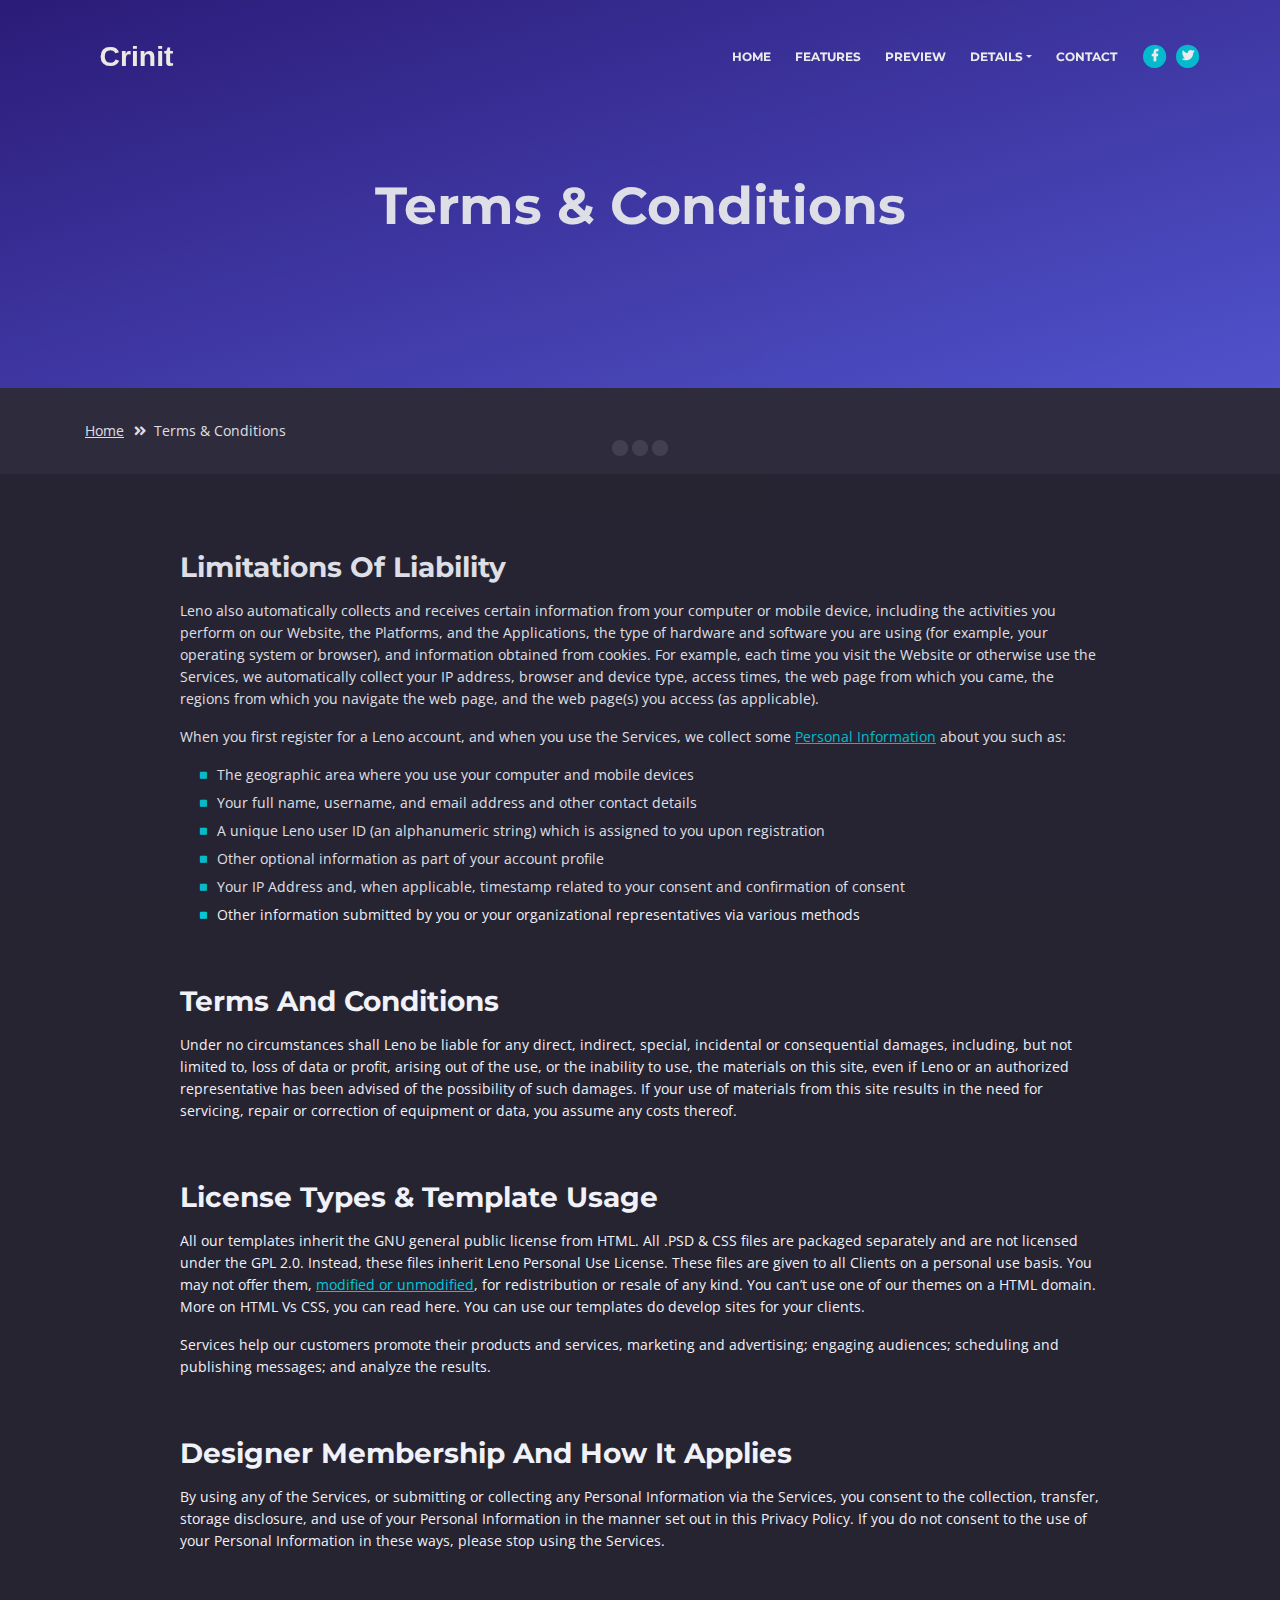
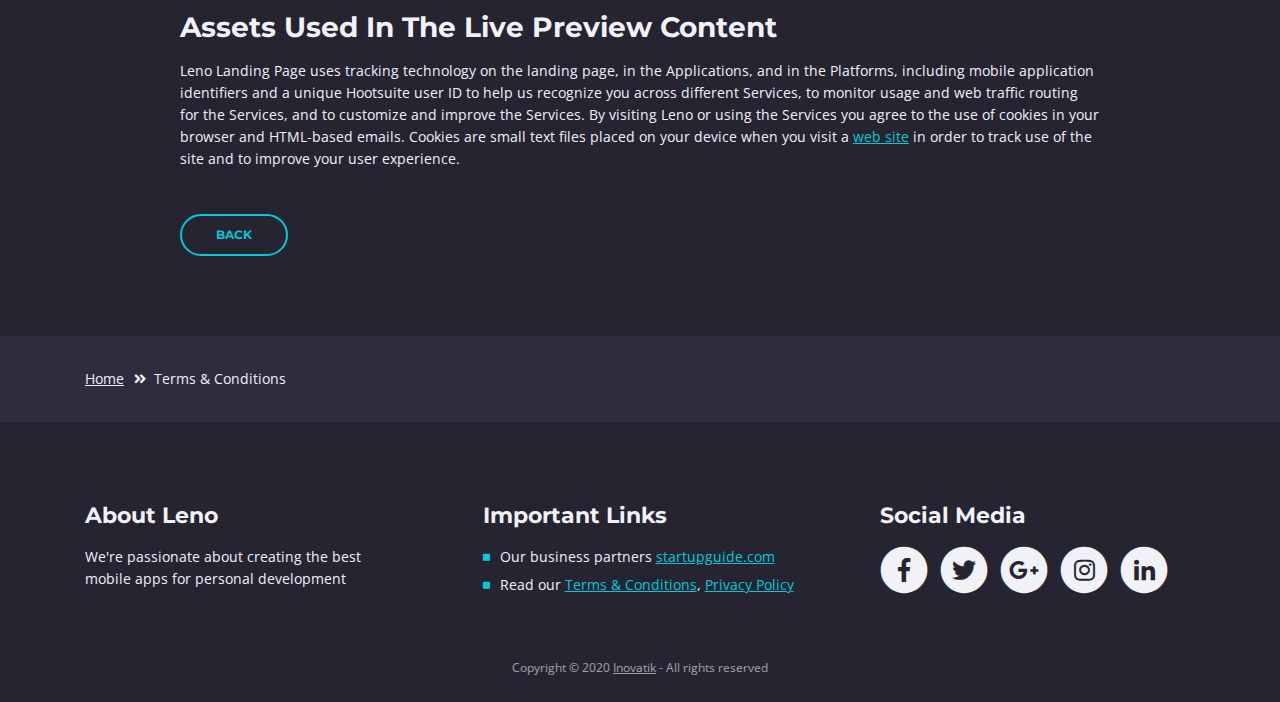
<file: leno-landing-page/web/terms-conditions.html>
<!DOCTYPE html>
<html lang="en">
<head>
    <meta charset="utf-8">
    <meta name="viewport" content="width=device-width, initial-scale=1, shrink-to-fit=no">
    
    <!-- SEO Meta Tags -->
    <meta name="description" content="Mobile app HTML landing page template to help you build a great online presence for your app which will convert visitors into users">
    <meta name="author" content="Inovatik">

    <!-- OG Meta Tags to improve the way the post looks when you share the page on LinkedIn, Facebook, Google+ -->
	<meta property="og:site_name" content="" /> <!-- website name -->
	<meta property="og:site" content="" /> <!-- website link -->
	<meta property="og:title" content=""/> <!-- title shown in the actual shared post -->
	<meta property="og:description" content="" /> <!-- description shown in the actual shared post -->
	<meta property="og:image" content="" /> <!-- image link, make sure it's jpg -->
	<meta property="og:url" content="" /> <!-- where do you want your post to link to -->
	<meta property="og:type" content="article" />

    <!-- Website Title -->
    <title>Terms Conditions - Leno - Mobile App HTML Landing Page Template</title>
    
    <!-- Styles -->
    <link href="https://fonts.googleapis.com/css?family=Open+Sans:300,300i,400,400i,600,600i,700,700i" rel="stylesheet">
    <link href="https://fonts.googleapis.com/css?family=Montserrat:600,700" rel="stylesheet">
    <link href="css/bootstrap.css" rel="stylesheet">
    <link href="css/fontawesome-all.css" rel="stylesheet">
    <link href="css/swiper.css" rel="stylesheet">
	<link href="css/magnific-popup.css" rel="stylesheet">
    <link href="css/styles.css" rel="stylesheet">
	
	<!-- Favicon  -->
    <link rel="icon" href="images/favicon.png">
</head>
<body data-spy="scroll" data-target=".fixed-top">
    
    <!-- Preloader -->
	<div class="spinner-wrapper">
        <div class="spinner">
            <div class="bounce1"></div>
            <div class="bounce2"></div>
            <div class="bounce3"></div>
        </div>
    </div>
    <!-- end of preloader -->
    

    <!-- Navigation -->
    <nav class="navbar navbar-expand-md navbar-dark navbar-custom fixed-top">
        <!-- Text Logo - Use this if you don't have a graphic logo -->
        <!-- <a class="navbar-brand logo-text page-scroll" href="index.html">Leno</a> -->

        <!-- Image Logo -->
        <a class="navbar-brand logo-image" href="index.html"><img src="images/logo.svg" alt="alternative"></a> 
        
        <!-- Mobile Menu Toggle Button -->
        <button class="navbar-toggler" type="button" data-toggle="collapse" data-target="#navbarsExampleDefault" aria-controls="navbarsExampleDefault" aria-expanded="false" aria-label="Toggle navigation">
            <span class="navbar-toggler-awesome fas fa-bars"></span>
            <span class="navbar-toggler-awesome fas fa-times"></span>
        </button>
        <!-- end of mobile menu toggle button -->

        <div class="collapse navbar-collapse" id="navbarsExampleDefault">
            <ul class="navbar-nav ml-auto">
                <li class="nav-item">
                    <a class="nav-link page-scroll" href="index.html#header">HOME <span class="sr-only">(current)</span></a>
                </li>
                <li class="nav-item">
                    <a class="nav-link page-scroll" href="index.html#features">FEATURES</a>
                </li>
                <li class="nav-item">
                    <a class="nav-link page-scroll" href="index.html#preview">PREVIEW</a>
                </li>

                <!-- Dropdown Menu -->          
                <li class="nav-item dropdown">
                    <a class="nav-link dropdown-toggle page-scroll" href="index.html#details" id="navbarDropdown" role="button" aria-haspopup="true" aria-expanded="false">DETAILS</a>
                    <div class="dropdown-menu" aria-labelledby="navbarDropdown">
                        <a class="dropdown-item" href="terms-conditions.html"><span class="item-text">TERMS CONDITIONS</span></a>
                        <div class="dropdown-items-divide-hr"></div>
                        <a class="dropdown-item" href="privacy-policy.html"><span class="item-text">PRIVACY POLICY</span></a>
                    </div>
                </li>
                <!-- end of dropdown menu -->

                <li class="nav-item">
                    <a class="nav-link page-scroll" href="index.html#contact">CONTACT</a>
                </li>
            </ul>
            <span class="nav-item social-icons">
                <span class="fa-stack">
                    <a href="#your-link">
                        <i class="fas fa-circle fa-stack-2x"></i>
                        <i class="fab fa-facebook-f fa-stack-1x"></i>
                    </a>
                </span>
                <span class="fa-stack">
                    <a href="#your-link">
                        <i class="fas fa-circle fa-stack-2x"></i>
                        <i class="fab fa-twitter fa-stack-1x"></i>
                    </a>
                </span>
            </span>
        </div>
    </nav> <!-- end of navbar -->
    <!-- end of navigation -->


    <!-- Header -->
    <header id="header" class="ex-header">
        <div class="container">
            <div class="row">
                <div class="col-lg-12">
                    <h1>Terms & Conditions</h1>
                </div> <!-- end of col -->
            </div> <!-- end of row -->
        </div> <!-- end of container -->
    </header> <!-- end of ex-header -->
    <!-- end of header -->


    <!-- Breadcrumbs -->
    <div class="ex-basic-1">
        <div class="container">
            <div class="row">
                <div class="col-lg-12">
                    <div class="breadcrumbs">
                        <a href="index.html">Home</a><i class="fa fa-angle-double-right"></i><span>Terms & Conditions</span>
                    </div> <!-- end of breadcrumbs -->
                </div> <!-- end of col -->
            </div> <!-- end of row -->
        </div> <!-- end of container -->
    </div> <!-- end of ex-basic-1 -->
    <!-- end of breadcrumbs -->


    <!-- Terms Content -->
    <div class="ex-basic-2">
        <div class="container">
            <div class="row">
                <div class="col-lg-10 offset-lg-1">
                    <div class="text-container">
                        <h3>Limitations Of Liability</h3>
                        <p>Leno also automatically collects and receives certain information from your computer or mobile device, including the activities you perform on our Website, the Platforms, and the Applications, the type of hardware and software you are using (for example, your operating system or browser), and information obtained from cookies. For example, each time you visit the Website or otherwise use the Services, we automatically collect your IP address, browser and device type, access times, the web page from which you came, the regions from which you navigate the web page, and the web page(s) you access (as applicable).</p>
                        <p>When you first register for a Leno account, and when you use the Services, we collect some <a class="turquoise" href="#your-link">Personal Information</a> about you such as:</p>
                        <ul class="list-unstyled li-space-lg indent">
                            <li class="media">
                                <i class="fas fa-square"></i>
                                <div class="media-body">The geographic area where you use your computer and mobile devices</div>
                            </li>
                            <li class="media">
                                <i class="fas fa-square"></i>
                                <div class="media-body">Your full name, username, and email address and other contact details</div>
                            </li>
                            <li class="media">
                                <i class="fas fa-square"></i>
                                <div class="media-body">A unique Leno user ID (an alphanumeric string) which is assigned to you upon registration</div>
                            </li>
                            <li class="media">
                                <i class="fas fa-square"></i>
                                <div class="media-body">Other optional information as part of your account profile</div>
                            </li>
                            <li class="media">
                                <i class="fas fa-square"></i>
                                <div class="media-body">Your IP Address and, when applicable, timestamp related to your consent and confirmation of consent</div>
                            </li>
                            <li class="media">
                                <i class="fas fa-square"></i>
                                <div class="media-body">Other information submitted by you or your organizational representatives via various methods</div>
                            </li>
                        </ul>
                    </div> <!-- end of text-container -->
                    
                    <div class="text-container">
                        <h3>Terms And Conditions</h3>
                        <p>Under no circumstances shall Leno be liable for any direct, indirect, special, incidental or consequential damages, including, but not limited to, loss of data or profit, arising out of the use, or the inability to use, the materials on this site, even if Leno or an authorized representative has been advised of the possibility of such damages. If your use of materials from this site results in the need for servicing, repair or correction of equipment or data, you assume any costs thereof.</p>
                    </div> <!-- end of text-container -->

                    <div class="text-container">
                        <h3>License Types & Template Usage</h3>
                        <p>All our templates inherit the GNU general public license from HTML. All .PSD & CSS files are packaged separately and are not licensed under the GPL 2.0. Instead, these files inherit Leno Personal Use License. These files are given to all Clients on a personal use basis. You may not offer them, <a class="turquoise" href="#your-link">modified or unmodified</a>, for redistribution or resale of any kind. You can’t use one of our themes on a HTML domain. More on HTML Vs CSS, you can read here. You can use our templates do develop sites for your clients.</p>
                        <p>Services help our customers promote their products and services, marketing and advertising; engaging audiences; scheduling and publishing messages; and analyze the results.</p>
                    </div> <!-- end of text-container -->

                    <div class="text-container">
                        <h3>Designer Membership And How It Applies</h3>
                        <p>By using any of the Services, or submitting or collecting any Personal Information via the Services, you consent to the collection, transfer, storage disclosure, and use of your Personal Information in the manner set out in this Privacy Policy. If you do not consent to the use of your Personal Information in these ways, please stop using the Services.</p>
                    </div> <!-- end of text-container -->
                    
                    <div class="text-container last">
                        <h3>Assets Used In The Live Preview Content</h3>
                        <p>Leno Landing Page uses tracking technology on the landing page, in the Applications, and in the Platforms, including mobile application identifiers and a unique Hootsuite user ID to help us recognize you across different Services, to monitor usage and web traffic routing for the Services, and to customize and improve the Services. By visiting Leno or using the Services you agree to the use of cookies in your browser and HTML-based emails. Cookies are small text files placed on your device when you visit a <a class="turquoise" href="#your-link">web site</a> in order to track use of the site and to improve your user experience.</p>
                        <a class="btn-outline-reg" href="index.html">BACK</a>
                    </div> <!-- end of text-container -->
                </div>
            </div> <!-- end of row -->
        </div> <!-- end of container -->
    </div> <!-- end of ex-basic -->
    <!-- end of terms content -->

    
    <!-- Breadcrumbs -->
    <div class="ex-basic-1">
        <div class="container">
            <div class="row">
                <div class="col-lg-12">
                    <div class="breadcrumbs">
                        <a href="index.html">Home</a><i class="fa fa-angle-double-right"></i><span>Terms & Conditions</span>
                    </div> <!-- end of breadcrumbs -->
                </div> <!-- end of col -->
            </div> <!-- end of row -->
        </div> <!-- end of container -->
    </div> <!-- end of ex-basic-1 -->
    <!-- end of breadcrumbs -->


    <!-- Footer -->
    <div class="footer">
        <div class="container">
            <div class="row">
                <div class="col-md-4">
                    <div class="footer-col">
                        <h4>About Leno</h4>
                        <p>We're passionate about creating the best mobile apps for personal development</p>
                    </div>
                </div> <!-- end of col -->
                <div class="col-md-4">
                    <div class="footer-col middle">
                        <h4>Important Links</h4>
                        <ul class="list-unstyled li-space-lg">
                            <li class="media">
                                <i class="fas fa-square"></i>
                                <div class="media-body">Our business partners <a class="turquoise" href="#your-link">startupguide.com</a></div>
                            </li>
                            <li class="media">
                                <i class="fas fa-square"></i>
                                <div class="media-body">Read our <a class="turquoise" href="terms-conditions.html">Terms & Conditions</a>, <a class="turquoise" href="privacy-policy.html">Privacy Policy</a></div>
                            </li>
                        </ul>
                    </div>
                </div> <!-- end of col -->
                <div class="col-md-4">
                    <div class="footer-col last">
                        <h4>Social Media</h4>
                        <span class="fa-stack">
                            <a href="#your-link">
                                <i class="fas fa-circle fa-stack-2x"></i>
                                <i class="fab fa-facebook-f fa-stack-1x"></i>
                            </a>
                        </span>
                        <span class="fa-stack">
                            <a href="#your-link">
                                <i class="fas fa-circle fa-stack-2x"></i>
                                <i class="fab fa-twitter fa-stack-1x"></i>
                            </a>
                        </span>
                        <span class="fa-stack">
                            <a href="#your-link">
                                <i class="fas fa-circle fa-stack-2x"></i>
                                <i class="fab fa-google-plus-g fa-stack-1x"></i>
                            </a>
                        </span>
                        <span class="fa-stack">
                            <a href="#your-link">
                                <i class="fas fa-circle fa-stack-2x"></i>
                                <i class="fab fa-instagram fa-stack-1x"></i>
                            </a>
                        </span>
                        <span class="fa-stack">
                            <a href="#your-link">
                                <i class="fas fa-circle fa-stack-2x"></i>
                                <i class="fab fa-linkedin-in fa-stack-1x"></i>
                            </a>
                        </span>
                    </div> 
                </div> <!-- end of col -->
            </div> <!-- end of row -->
        </div> <!-- end of container -->
    </div> <!-- end of footer -->  
    <!-- end of footer -->


    <!-- Copyright -->
    <div class="copyright">
        <div class="container">
            <div class="row">
                <div class="col-lg-12">
                    <p class="p-small">Copyright © 2020 <a href="https://inovatik.com">Inovatik</a> - All rights reserved</p>
                </div> <!-- end of col -->
            </div> <!-- enf of row -->
        </div> <!-- end of container -->
    </div> <!-- end of copyright --> 
    <!-- end of copyright -->

	
    <!-- Scripts -->
    <script src="js/jquery.min.js"></script> <!-- jQuery for Bootstrap's JavaScript plugins -->
    <script src="js/popper.min.js"></script> <!-- Popper tooltip library for Bootstrap -->
    <script src="js/bootstrap.min.js"></script> <!-- Bootstrap framework -->
    <script src="js/jquery.easing.min.js"></script> <!-- jQuery Easing for smooth scrolling between anchors -->
    <script src="js/swiper.min.js"></script> <!-- Swiper for image and text sliders -->
    <script src="js/jquery.magnific-popup.js"></script> <!-- Magnific Popup for lightboxes -->
    <script src="js/morphext.min.js"></script> <!-- Morphtext rotating text in the header -->
    <script src="js/validator.min.js"></script> <!-- Validator.js - Bootstrap plugin that validates forms -->
    <script src="js/scripts.js"></script> <!-- Custom scripts -->
</body>
</html>
</file>
<file: leno-landing-page/documentation/css/styles.css>
/**************************/
/*     General Styles     */
/**************************/
body {
	overflow-x: hidden;
	font: 400 15px/1.8em "Open Sans", sans-serif; 
}

p {
	font: 400 15px/1.7em "Open Sans", sans-serif; 
}

h1 {
	margin-bottom: 20px;
}

h3 {
	margin-top: 62px;
}

a {
	color: #2658d5;
	font-weight: 600;
	text-decoration: none;
}
 
a:hover {
	text-decoration: none;
}

hr {
	margin-top: 60px;
	margin-bottom: 40px;
}

pre.code-format {
	max-width: 1000px;
	line-height:1.7em;
	white-space: pre-wrap;       /* Since CSS 2.1 */
    white-space: -moz-pre-wrap;  /* Mozilla, since 1999 */
    white-space: -pre-wrap;      /* Opera 4-6 */
    white-space: -o-pre-wrap;    /* Opera 7 */
    word-wrap: break-word;       /* Internet Explorer 5.5+ */
	margin-top: 20px;
	margin-bottom: -5px;
}



/************************/
/*     Page Content     */
/************************/
#wrapper {
    padding-left: 0;
    -webkit-transition: all 0.5s ease;
    -moz-transition: all 0.5s ease;
    -o-transition: all 0.5s ease;
    transition: all 0.5s ease;
}

#wrapper.toggled {
    padding-left: 250px;
}

#sidebar-wrapper {
    z-index: 1000;
    position: fixed;
    left: 250px;
    width: 0;
    height: 100%;
    margin-left: -250px;
    overflow-y: auto;
    background: #000;
    -webkit-transition: all 0.5s ease;
    -moz-transition: all 0.5s ease;
    -o-transition: all 0.5s ease;
    transition: all 0.5s ease;
}

#sidebar-wrapper p {
	display: block;
	color: #fff;
	font-size: 22px;
	margin-left: 20px;
	margin-top: 40px;
}

#wrapper.toggled #sidebar-wrapper {
    width: 250px;
}

#page-content-wrapper {
    width: 100%;
    position: absolute;
    padding: 15px;
}

#page-content-wrapper .code {
	font: 400 14px/1.6em "Source Code Pro", sans-serif; 
	color: #c22525;
}

#page-content-wrapper hr {
	border-top: 1px solid #dfdfdf; 
}

#wrapper.toggled #page-content-wrapper {
    position: absolute;
    margin-right: -250px;
}

.separator {
	margin-bottom: 15px;
}

.footer {
	margin-top: 60px;
	color: grey;
}


/**************************/
/*     Sidebar Styles     */
/**************************/
.sidebar-nav {
    position: absolute;
    top: 0;
    width: 250px;
    margin: 0;
    padding: 0;
    list-style: none;
}

.sidebar-nav li {
    padding-top: 0.5rem;
    padding-bottom: 0.5rem;
}

.sidebar-nav li a {
    padding-left: 20px;
    line-height: 20px;
}

.sidebar-nav li a {
    display: inline-block;
    text-decoration: none;
    color: #999999;
}

.sidebar-nav li:hover {
    text-decoration: none;
    background: rgba(255,255,255,0.2);
}

.sidebar-nav li:hover a {
    color: #fff;
}

.sidebar-nav li a:active,
.sidebar-nav li a:focus {
	color: #fff;
}

.sidebar-nav > .sidebar-brand {
    font-size: 18px;
    line-height: 22px;
	margin-top: 140px;
	color: #fff;
	text-align: left;
}

.sidebar-nav > .sidebar-brand a {
    color: #999999;
}

.sidebar-nav > .sidebar-brand a:hover {
    color: #fff;
    background: none;
}


/*************************/
/*     Media Queries     */
/*************************/
@media(min-width:768px) {
    #wrapper {
        padding-left: 250px;
    }

    #wrapper.toggled {
        padding-left: 0;
    }

    #sidebar-wrapper {
        width: 250px;
    }

    #wrapper.toggled #sidebar-wrapper {
        width: 0;
    }

    #page-content-wrapper {
        padding: 20px;
        position: relative;
    }

    #wrapper.toggled #page-content-wrapper {
        position: relative;
        margin-right: 0;
    }
}
</file>
<file: leno-landing-page/web/css/styles.css>
/* Template: Leno - Mobile App HTML Landing Page Template
   Author: Inovatik
   Created: Mar 2019
   Description: Master CSS file
*/

/*****************************************
Table Of Contents:

01. General Styles
02. Preloader
03. Navigation
04. Header
05. Features
06. Video
07. Details 1
08. Details 2
09. Details Lightboxes
10. Screenshots
11. Download
12. Statistics
13. Contact
14. Footer
15. Copyright
16. Back To Top Button
17. Extra Pages
18. Media Queries
******************************************/

/*****************************************
Colors:

- Text, navbar links - white #f1f1f8
- Buttons, bullets, icons - turquoise #00c9db
- Navbar - navy #4633af
- Backgrounds - dark denim #262431
- Backgrounds - denim #2f2c3d
******************************************/


/******************************/
/*     01. General Styles     */
/******************************/
body,
html {
    width: 100%;
	height: 100%;
}

body, p {
	color: #f1f1f8; 
	font: 400 0.875rem/1.375rem "Open Sans", sans-serif;
}

.p-large {
	color: #f1f1f8;
	font: 400 1rem/1.5rem "Open Sans", sans-serif;
}

.p-small {
	color: #f1f1f8;
	font: 400 0.75rem/1.25rem "Open Sans", sans-serif;
}

.p-heading {
	margin-bottom: 3.75rem;
	text-align: center;
}

.li-space-lg li {
	margin-bottom: 0.375rem;
}

.indent {
	padding-left: 1.25rem;
}

h1 {
	color: #f1f1f8;
	font: 700 2.5rem/2.875rem "Montserrat", sans-serif;
}

h2 {
	color: #f1f1f8;
	font: 700 2.25rem/2.75rem "Montserrat", sans-serif;
}

h3 {
	color: #f1f1f8;
	font: 700 1.75rem/2.125rem "Montserrat", sans-serif;
}

h4 {
	color: #f1f1f8;
	font: 700 1.375rem/1.75rem "Montserrat", sans-serif;
}

h5 {
	color: #f1f1f8;
	font: 700 1.125rem/1.625rem "Montserrat", sans-serif;
}

h6 {
	color: #f1f1f8;
	font: 700 1rem/1.5rem "Montserrat", sans-serif;
}

a {
	color: #f1f1f8;
	text-decoration: underline;
}

a:hover {
	color: #f1f1f8;
	text-decoration: underline;
}

a.turquoise {
	color: #00c9db;
}

a.white {
	color: #fff;
}

.testimonial-text {
	font: italic 400 1rem/1.5rem "Open Sans", sans-serif;
}

.testimonial-author {
	font: 700 1rem/1.5rem "Montserrat", sans-serif;
}

.btn-solid-reg {
	display: inline-block;
	padding: 1.1875rem 2.125rem 1.1875rem 2.125rem;
	border: 0.125rem solid #00c9db;
	border-radius: 2rem;
	background-color: #00c9db;
	color: #fff;
	font: 700 0.75rem/0 "Montserrat", sans-serif;
	text-decoration: none;
	transition: all 0.2s ease;
}

.btn-solid-reg:hover {
	background-color: transparent;
	color: #00c9db;
	text-decoration: none;
}

.btn-solid-lg {
	display: inline-block;
	padding: 1.375rem 2.625rem 1.375rem 2.625rem;
	border: 0.125rem solid #00c9db;
	border-radius: 2rem;
	background-color: #00c9db;
	color: #fff;
	font: 700 0.75rem/0 "Montserrat", sans-serif;
	text-decoration: none;
	transition: all 0.2s ease;
}

.btn-solid-lg:hover {
	background-color: transparent;
	color: #00c9db;
	text-decoration: none;
}

.btn-solid-lg .fab {
	margin-right: 0.5rem;
	font-size: 1.25rem;
	line-height: 0;
	vertical-align: top;
}

.btn-solid-lg .fab.fa-google-play {
	font-size: 1rem;
}

.btn-outline-reg {
	display: inline-block;
	padding: 1.1875rem 2.125rem 1.1875rem 2.125rem;
	border: 0.125rem solid #00c9db;
	border-radius: 2rem;
	background-color: transparent;
	color: #00c9db;
	font: 700 0.75rem/0 "Montserrat", sans-serif;
	text-decoration: none;
	transition: all 0.2s ease;
}

.btn-outline-reg:hover {
	background-color: #00c9db;
	color: #fff;
	text-decoration: none;
}

.btn-outline-lg {
	display: inline-block;
	padding: 1.375rem 2.625rem 1.375rem 2.625rem;
	border: 0.125rem solid #00c9db;
	border-radius: 2rem;
	background-color: transparent;
	color: #00c9db;
	font: 700 0.75rem/0 "Montserrat", sans-serif;
	text-decoration: none;
	transition: all 0.2s ease;
}

.btn-outline-lg:hover {
	background-color: #00c9db;
	color: #fff;
	text-decoration: none;
}

.btn-outline-sm {
	display: inline-block;
	padding: 1rem 1.625rem 0.875rem 1.625rem;
	border: 0.125rem solid #00c9db;
	border-radius: 2rem;
	background-color: transparent;
	color: #00c9db;
	font: 700 0.625rem/0 "Montserrat", sans-serif;
	text-decoration: none;
	transition: all 0.2s ease;
}

.btn-outline-sm:hover {
	background-color: #00c9db;
	color: #fff;
	text-decoration: none;
}

.form-group {
	position: relative;
	margin-bottom: 1.25rem;
}

.form-group.has-error.has-danger {
	margin-bottom: 0.625rem;
}

.form-group.has-error.has-danger .help-block.with-errors ul {
	margin-top: 0.375rem;
}

.label-control {
	position: absolute;
	top: 0.87rem;
	left: 1.375rem;
	color: #f1f1f8;
	opacity: 1;
	font: 400 0.875rem/1.375rem "Open Sans", sans-serif;
	cursor: text;
	transition: all 0.2s ease;
}

/* IE10+ hack to solve lower label text position compared to the rest of the browsers */
@media screen and (-ms-high-contrast: active), screen and (-ms-high-contrast: none) {  
	.label-control {
		top: 0.9375rem;
	}
}

.form-control-input:focus + .label-control,
.form-control-input.notEmpty + .label-control,
.form-control-textarea:focus + .label-control,
.form-control-textarea.notEmpty + .label-control {
	top: 0.125rem;
	opacity: 1;
	font-size: 0.75rem;
	font-weight: 700;
}

.form-control-input,
.form-control-select {
	display: block; /* needed for proper display of the label in Firefox, IE, Edge */
	width: 100%;
	padding-top: 1.0625rem;
	padding-bottom: 0.0625rem;
	padding-left: 1.3125rem;
	border: 1px solid #9791ae;
	border-radius: 0.25rem;
	background-color: #413d52;
	color: #f1f1f8;
	font: 400 0.875rem/1.875rem "Open Sans", sans-serif;
	transition: all 0.2s ease;
	-webkit-appearance: none; /* removes inner shadow on form inputs on ios safari */
}

.form-control-select {
	padding-top: 0.5rem;
	padding-bottom: 0.5rem;
	height: 3rem;
}

/* IE10+ hack to solve lower label text position compared to the rest of the browsers */
@media screen and (-ms-high-contrast: active), screen and (-ms-high-contrast: none) {  
	.form-control-input {
		padding-top: 1.25rem;
		padding-bottom: 0.75rem;
		line-height: 1.75rem;
	}

	.form-control-select {
		padding-top: 0.875rem;
		padding-bottom: 0.75rem;
		height: 3.125rem;
		line-height: 2.125rem;
	}
}

select {
    /* you should keep these first rules in place to maintain cross-browser behavior */
    -webkit-appearance: none;
	-moz-appearance: none;
	-ms-appearance: none;
    -o-appearance: none;
    appearance: none;
    background-image: url('../images/down-arrow.png');
    background-position: 96% 50%;
    background-repeat: no-repeat;
    outline: none;
}

select::-ms-expand {
    display: none; /* removes the ugly default down arrow on select form field in IE11 */
}

.form-control-textarea {
	display: block; /* used to eliminate a bottom gap difference between Chrome and IE/FF */
	width: 100%;
	height: 8rem; /* used instead of html rows to normalize height between Chrome and IE/FF */
	padding-top: 1.25rem;
	padding-left: 1.3125rem;
	border: 1px solid #9791ae;
	border-radius: 0.25rem;
	background-color: #413d52;
	color: #f1f1f8;
	font: 400 0.875rem/1.75rem "Open Sans", sans-serif;
	transition: all 0.2s ease;
}

.form-control-input:focus,
.form-control-select:focus,
.form-control-textarea:focus {
	border: 1px solid #f1f1f8;
	outline: none; /* Removes blue border on focus */
}

.form-control-input:hover,
.form-control-select:hover,
.form-control-textarea:hover {
	border: 1px solid #f1f1f8;
}

.checkbox {
	font: 400 0.75rem/1.25rem "Open Sans", sans-serif;
}

input[type='checkbox'] {
	vertical-align: -15%;
	margin-right: 0.375rem;
}

/* IE10+ hack to raise checkbox field position compared to the rest of the browsers */
@media screen and (-ms-high-contrast: active), screen and (-ms-high-contrast: none) {  
	input[type='checkbox'] {
		vertical-align: -9%;
	}
}

.form-control-submit-button {
	display: inline-block;
	width: 100%;
	height: 3.125rem;
	border: 1px solid #00c9db;
	border-radius: 1.5rem;
	background-color: #00c9db;
	color: #fff;
	font: 700 0.75rem/1.75rem "Montserrat", sans-serif;
	cursor: pointer;
	transition: all 0.2s ease;
}

.form-control-submit-button:hover {
	background-color: transparent;
	color: #00c9db;
}

/* Form Success And Error Message Formatting */
#cmsgSubmit.h3.text-center.tada.animated,
#pmsgSubmit.h3.text-center.tada.animated,
#cmsgSubmit.h3.text-center,
#pmsgSubmit.h3.text-center {
	display: block;
	margin-bottom: 0;
	color: #f1f1f8;
	font: 400 1.125rem/1rem "Open Sans", sans-serif;
}

.help-block.with-errors .list-unstyled {
	color: #f1f1f8;
	font-size: 0.75rem;
	line-height: 1.125rem;
	text-align: left;
}

.help-block.with-errors ul {
	margin-bottom: 0;
}
/* end of form success and error message formatting */

/* Form Success And Error Message Animation - Animate.css */
@-webkit-keyframes tada {
	from {
		-webkit-transform: scale3d(1, 1, 1);
		-ms-transform: scale3d(1, 1, 1);
		transform: scale3d(1, 1, 1);
	}
	10%, 20% {
		-webkit-transform: scale3d(.9, .9, .9) rotate3d(0, 0, 1, -3deg);
		-ms-transform: scale3d(.9, .9, .9) rotate3d(0, 0, 1, -3deg);
		transform: scale3d(.9, .9, .9) rotate3d(0, 0, 1, -3deg);
	}
	30%, 50%, 70%, 90% {
		-webkit-transform: scale3d(1.1, 1.1, 1.1) rotate3d(0, 0, 1, 3deg);
		-ms-transform: scale3d(1.1, 1.1, 1.1) rotate3d(0, 0, 1, 3deg);
		transform: scale3d(1.1, 1.1, 1.1) rotate3d(0, 0, 1, 3deg);
	}
	40%, 60%, 80% {
		-webkit-transform: scale3d(1.1, 1.1, 1.1) rotate3d(0, 0, 1, -3deg);
		-ms-transform: scale3d(1.1, 1.1, 1.1) rotate3d(0, 0, 1, -3deg);
		transform: scale3d(1.1, 1.1, 1.1) rotate3d(0, 0, 1, -3deg);
	}
	to {
		-webkit-transform: scale3d(1, 1, 1);
		-ms-transform: scale3d(1, 1, 1);
		transform: scale3d(1, 1, 1);
	}
}

@keyframes tada {
	from {
		-webkit-transform: scale3d(1, 1, 1);
		-ms-transform: scale3d(1, 1, 1);
		transform: scale3d(1, 1, 1);
	}
	10%, 20% {
		-webkit-transform: scale3d(.9, .9, .9) rotate3d(0, 0, 1, -3deg);
		-ms-transform: scale3d(.9, .9, .9) rotate3d(0, 0, 1, -3deg);
		transform: scale3d(.9, .9, .9) rotate3d(0, 0, 1, -3deg);
	}
	30%, 50%, 70%, 90% {
		-webkit-transform: scale3d(1.1, 1.1, 1.1) rotate3d(0, 0, 1, 3deg);
		-ms-transform: scale3d(1.1, 1.1, 1.1) rotate3d(0, 0, 1, 3deg);
		transform: scale3d(1.1, 1.1, 1.1) rotate3d(0, 0, 1, 3deg);
	}
	40%, 60%, 80% {
		-webkit-transform: scale3d(1.1, 1.1, 1.1) rotate3d(0, 0, 1, -3deg);
		-ms-transform: scale3d(1.1, 1.1, 1.1) rotate3d(0, 0, 1, -3deg);
		transform: scale3d(1.1, 1.1, 1.1) rotate3d(0, 0, 1, -3deg);
	}
	to {
		-webkit-transform: scale3d(1, 1, 1);
		-ms-transform: scale3d(1, 1, 1);
		transform: scale3d(1, 1, 1);
	}
}

.tada {
	-webkit-animation-name: tada;
	animation-name: tada;
}

.animated {
	-webkit-animation-duration: 1s;
	animation-duration: 1s;
	-webkit-animation-fill-mode: both;
	animation-fill-mode: both;
}
/* end of form success and error message animation - Animate.css */

/* Fade-move Animation For Lightbox - Magnific Popup */
/* at start */
.my-mfp-slide-bottom .zoom-anim-dialog {
	opacity: 0;
	transition: all 0.2s ease-out;
	-webkit-transform: translateY(-1.25rem) perspective(37.5rem) rotateX(10deg);
	-ms-transform: translateY(-1.25rem) perspective(37.5rem) rotateX(10deg);
	transform: translateY(-1.25rem) perspective(37.5rem) rotateX(10deg);
}

/* animate in */
.my-mfp-slide-bottom.mfp-ready .zoom-anim-dialog {
	opacity: 1;
	-webkit-transform: translateY(0) perspective(37.5rem) rotateX(0); 
	-ms-transform: translateY(0) perspective(37.5rem) rotateX(0); 
	transform: translateY(0) perspective(37.5rem) rotateX(0); 
}

/* animate out */
.my-mfp-slide-bottom.mfp-removing .zoom-anim-dialog {
	opacity: 0;
	-webkit-transform: translateY(-0.625rem) perspective(37.5rem) rotateX(10deg); 
	-ms-transform: translateY(-0.625rem) perspective(37.5rem) rotateX(10deg); 
	transform: translateY(-0.625rem) perspective(37.5rem) rotateX(10deg); 
}

/* dark overlay, start state */
.my-mfp-slide-bottom.mfp-bg {
	opacity: 0;
	transition: opacity 0.2s ease-out;
}

/* animate in */
.my-mfp-slide-bottom.mfp-ready.mfp-bg {
	opacity: 0.8;
}
/* animate out */
.my-mfp-slide-bottom.mfp-removing.mfp-bg {
	opacity: 0;
}
/* end of fade-move animation for lightbox - magnific popup */

/* Fade Animation For Image Slider - Magnific Popup */
@-webkit-keyframes fadeIn {
	from {
		opacity: 0;
	}
	to {
		opacity: 1;
	}
}

@keyframes fadeIn {
	from {
		opacity: 0;
	}
	to {
		opacity: 1;
	}
}

.fadeIn {
	-webkit-animation: fadeIn 0.6s;
	animation: fadeIn 0.6s;
}

@-webkit-keyframes fadeOut {
	from {
		opacity: 1;
	}
	to {
		opacity: 0;
	}
}

@keyframes fadeOut {
	from {
		opacity: 1;
	}
	to {
		opacity: 0;
	}
}

.fadeOut {
	-webkit-animation: fadeOut 0.8s;
	animation: fadeOut 0.8s;
}
/* end of fade animation for image slider - magnific popup */


/*************************/
/*     02. Preloader     */
/*************************/
.spinner-wrapper {
	position: fixed;
	z-index: 999999;
	top: 0;
	right: 0;
	bottom: 0;
	left: 0;
	background: #2f2c3d;
}

.spinner {
	position: absolute;
	top: 50%; /* centers the loading animation vertically one the screen */
	left: 50%; /* centers the loading animation horizontally one the screen */
	width: 3.75rem;
	height: 1.25rem;
	margin: -0.625rem 0 0 -1.875rem; /* is width and height divided by two */ 
	text-align: center;
}

.spinner > div {
	display: inline-block;
	width: 1rem;
	height: 1rem;
	border-radius: 100%;
	background-color: #fff;
	-webkit-animation: sk-bouncedelay 1.4s infinite ease-in-out both;
	animation: sk-bouncedelay 1.4s infinite ease-in-out both;
}

.spinner .bounce1 {
	-webkit-animation-delay: -0.32s;
	animation-delay: -0.32s;
}

.spinner .bounce2 {
	-webkit-animation-delay: -0.16s;
	animation-delay: -0.16s;
}

@-webkit-keyframes sk-bouncedelay {
	0%, 80%, 100% { -webkit-transform: scale(0); }
	40% { -webkit-transform: scale(1.0); }
}

@keyframes sk-bouncedelay {
	0%, 80%, 100% { 
		-webkit-transform: scale(0);
		-ms-transform: scale(0);
		transform: scale(0);
	} 40% { 
		-webkit-transform: scale(1.0);
		-ms-transform: scale(1.0);
		transform: scale(1.0);
	}
}


/**************************/
/*     03. Navigation     */
/**************************/
.navbar-custom {
	background-color: #4633af;
	box-shadow: 0 0.0625rem 0.375rem 0 rgba(0, 0, 0, 0.1);
	font: 700 0.75rem/2rem "Montserrat", sans-serif;
	transition: all 0.2s ease;
}

.navbar-custom .navbar-brand.logo-image img {
    width: 113px;
	height: 34px;
	margin-bottom: 1px;
	-webkit-backface-visibility: hidden;
}

.navbar-custom .navbar-brand.logo-text {
	font: 700 2.375rem/1.5rem "Montserrat", sans-serif;
	color: #fff;
	letter-spacing: -0.5px;
	text-decoration: none;
}

.navbar-custom .navbar-nav {
	margin-top: 0.75rem;
}

.navbar-custom .nav-item .nav-link {
	padding: 0 0.75rem 0 0.75rem;
	color: #fff;
	text-decoration: none;
	transition: all 0.2s ease;
}

.navbar-custom .nav-item .nav-link:hover,
.navbar-custom .nav-item .nav-link.active {
	color: #00c9db;
}

/* Dropdown Menu */
.navbar-custom .dropdown:hover > .dropdown-menu {
	display: block; /* this makes the dropdown menu stay open while hovering it */
	min-width: auto;
	animation: fadeDropdown 0.2s; /* required for the fade animation */
}

@keyframes fadeDropdown {
    0% {
        opacity: 0;
    }

    100% {
        opacity: 1;
    }
}

.navbar-custom .dropdown-toggle:focus { /* removes dropdown outline on focus  */
	outline: 0;
}

.navbar-custom .dropdown-menu {
	margin-top: 0;
	border: none;
	border-radius: 0.25rem;
	background-color: #4633af;
}

.navbar-custom .dropdown-item {
	color: #fff;
	text-decoration: none;
}

.navbar-custom .dropdown-item:hover {
	background-color: #4633af;
}

.navbar-custom .dropdown-item .item-text {
	font: 700 0.75rem/1.5rem "Montserrat", sans-serif;
}

.navbar-custom .dropdown-item:hover .item-text {
	color: #00c9db;
}

.navbar-custom .dropdown-items-divide-hr {
	width: 100%;
	height: 1px;
	margin: 0.25rem auto 0.25rem auto;
	border: none;
	background-color: #b5bcc4;
	opacity: 0.2;
}
/* end of dropdown menu */

.navbar-custom .social-icons {
	display: none;
}

.navbar-custom .navbar-toggler {
	border: none;
	color: #fff;
	font-size: 2rem;
}

.navbar-custom button[aria-expanded='false'] .navbar-toggler-awesome.fas.fa-times{
	display: none;
}

.navbar-custom button[aria-expanded='false'] .navbar-toggler-awesome.fas.fa-bars{
	display: inline-block;
}

.navbar-custom button[aria-expanded='true'] .navbar-toggler-awesome.fas.fa-bars{
	display: none;
}

.navbar-custom button[aria-expanded='true'] .navbar-toggler-awesome.fas.fa-times{
	display: inline-block;
	margin-right: 0.125rem;
}


/*********************/
/*    04. Header     */
/*********************/
.header {
	background: linear-gradient(to bottom right, rgba(72, 72, 212, 0), rgba(241, 104, 104, 0)), url('../images/header-background.jpg') center center no-repeat;
	background-size: cover;
}

.header .header-content {
	padding-top: 8.5rem;
	padding-bottom: 7rem;
	text-align: center;
}

.header .text-container {
	margin-bottom: 3rem;
}

.header h1 {
	margin-bottom: 1rem;
}

.header #js-rotating {
	color: #40e0ee;
}

.header .p-large {
	margin-bottom: 2rem;
}

.header .btn-solid-lg {
	margin-right: 0.5rem;
	margin-bottom: 1.25rem;
}


/****************************/
/*     05. Testimonials     */
/****************************/
.slider-1 {
	padding-top: 6.875rem;
	padding-bottom: 6.375rem;
	background-color: #262431;
}

.slider-1 .slider-container {
	position: relative;
}

.slider-1 .swiper-container {
	position: static;
	width: 90%;
	text-align: center;
}

.slider-1 .swiper-button-prev:focus,
.slider-1 .swiper-button-next:focus {
	/* even if you can't see it chrome you can see it on mobile device */
	outline: none;
}

.slider-1 .swiper-button-prev {
	left: -0.5rem;
	background-image: url("data:image/svg+xml;charset=utf-8,%3Csvg%20xmlns%3D'http%3A%2F%2Fwww.w3.org%2F2000%2Fsvg'%20viewBox%3D'0%200%2028%2044'%3E%3Cpath%20d%3D'M0%2C22L22%2C0l2.1%2C2.1L4.2%2C22l19.9%2C19.9L22%2C44L0%2C22L0%2C22L0%2C22z'%20fill%3D'%23f1f1f8'%2F%3E%3C%2Fsvg%3E");
	background-size: 1.125rem 1.75rem;
}

.slider-1 .swiper-button-next {
	right: -0.5rem;
	background-image: url("data:image/svg+xml;charset=utf-8,%3Csvg%20xmlns%3D'http%3A%2F%2Fwww.w3.org%2F2000%2Fsvg'%20viewBox%3D'0%200%2028%2044'%3E%3Cpath%20d%3D'M27%2C22L27%2C22L5%2C44l-2.1-2.1L22.8%2C22L2.9%2C2.1L5%2C0L27%2C22L27%2C22z'%20fill%3D'%23f1f1f8'%2F%3E%3C%2Fsvg%3E");
	background-size: 1.125rem 1.75rem;
}

.slider-1 .card {
	position: relative;
	border: none;
	background-color: transparent;
}

.slider-1 .card-image {
	width: 6rem;
	height: 6rem;
	margin-right: auto;
	margin-bottom: 0.25rem;
	margin-left: auto;
	border-radius: 50%;
}

.slider-1 .card-body {
	padding-bottom: 0;
}

.slider-1 .testimonial-author {
	margin-bottom: 0;
}


/************************/
/*     05. Features     */
/************************/
.tabs {
	padding-top: 6.5rem;
	padding-bottom: 4.25rem;
	background-color: #2f2c3d;
}

.tabs h2 {
	margin-bottom: 1.125rem;
	text-align: center;
}

.tabs .p-heading {
	margin-bottom: 3.125rem;
}

.tabs .nav-tabs {
	margin-right: auto;
	margin-bottom: 2.5rem;
	margin-left: auto;
	justify-content: center;
	border-bottom: none;
}

.tabs .nav-link {
	margin-bottom: 1rem;
	padding: 0.5rem 1.375rem 0.25rem 1.375rem;
	border: none;
	border-bottom: 0.1875rem solid #f1f1f8;
	border-radius: 0;
	color: #f1f1f8;
	font: 700 1rem/1.75rem "Montserrat", sans-serif;
	text-decoration: none;
	transition: all 0.2s ease;
}

.tabs .nav-link.active,
.tabs .nav-link:hover {
	border-bottom: 0.1875rem solid #00c9db;
	background-color: transparent;
	color: #00c9db;
}

.tabs .nav-link .fas {
	margin-right: 0.375rem;
	font-size: 1rem;
}

.tabs .tab-content {
	width: 100%; /* for proper display in IE11 */
}

.tabs .card {
	border: none;
	background: transparent;
}

.tabs .card-body {
	padding: 1rem 0 1.25rem 0;
}

.tabs .card-title {
	margin-bottom: 0.5rem;
}

.tabs .card .card-icon {
	display: inline-block;
	width: 3.5rem;
	height: 3.5rem;
	border-radius: 50%;
	background-color: #00c9db;
	text-align: center;
	vertical-align: top;
}

.tabs .card .card-icon .fas,
.tabs .card .card-icon .far {
	color: #fff;
	font-size: 1.75rem;
	line-height: 3.5rem;
}

.tabs #tab-1 .card.left-pane .text-wrapper {
	display: inline-block;
	width: 75%;
}

.tabs #tab-1 .card.left-pane .card-icon {
	float: left;
	margin-right: 1rem;
}

.tabs #tab-1 img {
	display: block;
	margin: 2rem auto 3rem auto;
}

.tabs #tab-1 .card.right-pane .text-wrapper {
	display: inline-block;
	width: 75%;
}

.tabs #tab-1 .card.right-pane .card-icon {
	margin-right: 1rem;
}

.tabs #tab-2 img {
	display: block;
	margin: 0 auto 2rem auto;
}

.tabs #tab-2 .text-area {
	margin-top: 1.5rem;
}

.tabs #tab-2 h3 {
	margin-bottom: 0.75rem;
}

.tabs #tab-2 .icon-cards-area {
	margin-top: 2.5rem;
}

.tabs #tab-2 .icon-cards-area .card {
	width: 100%; /* for proper display in IE11 */
}

.tabs #tab-3 .icon-cards-area .card {
	width: 100%; /* for proper display in IE11 */
}

.tabs #tab-3 .text-area {
	margin-top: 0.75rem;
	margin-bottom: 4rem;
}

.tabs #tab-3 h3 {
	margin-bottom: 0.75rem;
}

.tabs #tab-3 img {
	margin: 0 auto 3rem auto;
}


/*********************/
/*     06. Video     */
/*********************/
.basic-1 {
	padding-top: 6.375rem;
	padding-bottom: 6.875rem;
	background: url('../images/video-background.jpg') center center no-repeat;
	background-size: cover; 
}

.basic-1 h2 {
	margin-bottom: 1.125rem;
	text-align: center;
}

.basic-1 .p-heading {
	margin-bottom: 4rem;
	text-align: center;
}

.basic-1 .image-container img {
	border-radius: 0.375rem;
}

.basic-1 .video-wrapper {
	position: relative;
}

/* Video Play Button */
.basic-1 .video-play-button {
	position: absolute;
	z-index: 10;
	top: 50%;
	left: 50%;
	display: block;
	box-sizing: content-box;
	width: 2rem;
	height: 2.75rem;
	padding: 1.125rem 1.25rem 1.125rem 1.75rem;
	border-radius: 50%;
	-webkit-transform: translateX(-50%) translateY(-50%);
	-ms-transform: translateX(-50%) translateY(-50%);
	transform: translateX(-50%) translateY(-50%);
}
  
.basic-1 .video-play-button:before {
	content: "";
	position: absolute;
	z-index: 0;
	top: 50%;
	left: 50%;
	display: block;
	width: 4.75rem;
	height: 4.75rem;
	border-radius: 50%;
	background: #4eaaff;
	animation: pulse-border 1500ms ease-out infinite;
	-webkit-transform: translateX(-50%) translateY(-50%);
	-ms-transform: translateX(-50%) translateY(-50%);
	transform: translateX(-50%) translateY(-50%);
}
  
.basic-1 .video-play-button:after {
	content: "";
	position: absolute;
	z-index: 1;
	top: 50%;
	left: 50%;
	display: block;
	width: 4.375rem;
	height: 4.375rem;
	border-radius: 50%;
	background: #4eaaff;
	transition: all 200ms;
	-webkit-transform: translateX(-50%) translateY(-50%);
	-ms-transform: translateX(-50%) translateY(-50%);
	transform: translateX(-50%) translateY(-50%);
}
  
.basic-1 .video-play-button span {
	position: relative;
	display: block;
	z-index: 3;
	top: 0.375rem;
	left: 0.25rem;
	width: 0;
	height: 0;
	border-left: 1.625rem solid #fff;
	border-top: 1rem solid transparent;
	border-bottom: 1rem solid transparent;
}
  
@keyframes pulse-border {
	0% {
		transform: translateX(-50%) translateY(-50%) translateZ(0) scale(1);
		opacity: 1;
	}
	100% {
		transform: translateX(-50%) translateY(-50%) translateZ(0) scale(1.5);
		opacity: 0;
	}
}
/* end of video play button */  


/*************************/
/*     07. Details 1     */
/*************************/
.basic-2 {
	padding-top: 8rem;
	padding-bottom: 3.5rem;
	background-color: #262431;
}

.basic-2 img {
	margin-bottom: 3.5rem;
}

.basic-2 h3 {
	margin-bottom: 1.125rem;
}

.basic-2 .btn-solid-reg {
	margin-top: 0.5rem;
}


/*************************/
/*     08. Details 2     */
/*************************/
.basic-3 {
	padding-top: 3.5rem;
	padding-bottom: 7.25rem;
	background-color: #262431;
}

.basic-3 .text-container {
	margin-bottom: 3.5rem;
}

.basic-3 h3 {
	margin-bottom: 1.125rem;
}

.basic-3 .btn-solid-reg {
	margin-top: 0.5rem;
}


/**********************************/
/*     09. Details Lightboxes     */
/**********************************/
.lightbox-basic {
	position: relative;
	max-width: 46.875rem;
	margin: 2.5rem auto;
	padding: 3rem 1rem;
	border-radius: 0.25rem;
	background-color: #2f2c3d;
	text-align: left;
}

.lightbox-basic img {
	display: block;
	margin-right: auto;
	margin-bottom: 3rem;
	margin-left: auto;
}

.lightbox-basic h3 {
	margin-bottom: 0.625rem;
}

.lightbox-basic hr {
	width: 3.75rem;
	height: 0.125rem;
	margin-top: 0.125rem;
	margin-bottom: 1.125rem;
	margin-left: 0;
	border: 0;
	background-color: #00c9db;
	text-align: left;
}

.lightbox-basic h4 {
	margin-top: 1.75rem;
	margin-bottom: 0.75rem;
}

.lightbox-basic table {
	margin-top: 1rem;
	margin-bottom: 1.5rem;
}

.lightbox-basic table tr {
	line-height: 1.75em;
}

.lightbox-basic table .icon-cell {
	width: 2rem;
	padding-right: 0.25rem;
	color: #00c9db;
	text-align: center;
}

.lightbox-basic a.mfp-close.as-button {
	position: relative;
	width: auto;
	height: auto;
	margin-left: 0.375rem;
	color: #00c9db;
	opacity: 1;
}

.lightbox-basic a.mfp-close.as-button:hover {
	color: #f1f1f8;
}

.lightbox-basic button.mfp-close.x-button {
	position: absolute;
	top: -0.375rem;
	right: -0.375rem;
	width: 2.75rem;
	height: 2.75rem;
	color: #f1f1f8;
}


/***************************/
/*     10. Screenshots     */
/***************************/
.slider-2 {
	padding-top: 6.875rem;
	padding-bottom: 6.875rem;
	background-color: #2f2c3d;
}

.slider-2 .slider-container {
	position: relative;
}

.slider-2 .swiper-container {
	position: static;
	width: 90%;
	text-align: center;
}

.slider-2 .swiper-button-prev,
.slider-2 .swiper-button-next {
	top: 50%;
	width: 1.125rem;
}

.slider-2 .swiper-button-prev:focus,
.slider-2 .swiper-button-next:focus {
	/* even if you can't see it chrome you can see it on mobile device */
	outline: none;
}

.slider-2 .swiper-button-prev {
	left: -0.5rem;
	background-image: url("data:image/svg+xml;charset=utf-8,%3Csvg%20xmlns%3D'http%3A%2F%2Fwww.w3.org%2F2000%2Fsvg'%20viewBox%3D'0%200%2028%2044'%3E%3Cpath%20d%3D'M0%2C22L22%2C0l2.1%2C2.1L4.2%2C22l19.9%2C19.9L22%2C44L0%2C22L0%2C22L0%2C22z'%20fill%3D'%23ffffff'%2F%3E%3C%2Fsvg%3E");
	background-size: 1.125rem 1.75rem;
}

.slider-2 .swiper-button-next {
	right: -0.5rem;
	background-image: url("data:image/svg+xml;charset=utf-8,%3Csvg%20xmlns%3D'http%3A%2F%2Fwww.w3.org%2F2000%2Fsvg'%20viewBox%3D'0%200%2028%2044'%3E%3Cpath%20d%3D'M27%2C22L27%2C22L5%2C44l-2.1-2.1L22.8%2C22L2.9%2C2.1L5%2C0L27%2C22L27%2C22z'%20fill%3D'%23ffffff'%2F%3E%3C%2Fsvg%3E");
	background-size: 1.125rem 1.75rem;
}


/************************/
/*     11. Download     */
/************************/
.basic-4 {
	padding-top: 6.5rem;
	padding-bottom: 6.75rem;
	background: url('../images/download-background.jpg') center center no-repeat;
	background-size: cover; 
}

.basic-4 .text-container {
	margin-bottom: 3.5rem;
	text-align: center;
}

.basic-4 h2 {
	margin-bottom: 1.25rem;
}

.basic-4 .p-large {
	margin-bottom: 1.75rem;
}

.basic-4 .btn-solid-lg {
	margin-right: 0.5rem;
	margin-bottom: 1.25rem;
}


/**************************/
/*     12. Statistics     */
/**************************/
.counter {
	padding-top: 6.5rem;
	padding-bottom: 5.375rem;
	background-color: #262431;
	text-align: center;
}

.counter #counter .cell {
	display: inline-block;
	width: 6.25rem;
	margin-right: 1rem;
	margin-left: 1rem;
	margin-bottom: 2rem;
}

.counter #counter .counter-value {
	color: #f1f1f8;
	font: 700 3.5rem/4.25rem "Montserrat", sans-serif;	
	vertical-align: middle;
}

.counter #counter .counter-info {
	margin-bottom: 0;
	color: #00c9db;
	font: 400 0.875rem/1.25rem "Open Sans", sans-serif;
	vertical-align: middle;
}


/***********************/
/*     13. Contact     */
/***********************/
.form {
	padding-top: 6.25rem;
	padding-bottom: 5.625rem;
	background: url('../images/contact-background.jpg') center bottom no-repeat;
	background-size: cover; 
}

.form h2 {
	margin-bottom: 1.125rem;
	text-align: center;
}

.form .list-unstyled {
	margin-bottom: 3.75rem;
	font-size: 1rem;
	line-height: 1.5rem;
	text-align: center;
}

.form .list-unstyled .fas,
.form .list-unstyled .fab {
	margin-right: 0.5rem;
	font-size: 0.875rem;
	color: #00c9db;
}

.form .list-unstyled .fa-phone {
	vertical-align: 3%;
}


/**********************/
/*     14. Footer     */
/**********************/
.footer {
	padding-top: 5rem;
	background-color: #262431;
}

.footer .footer-col {
	margin-bottom: 2.25rem;
}

.footer h4 {
	margin-bottom: 1rem;
}

.footer .list-unstyled .fas {
	color: #00c9db;
	font-size: 0.5rem;
	line-height: 1.375rem;
}

.footer .list-unstyled .media-body {
	margin-left: 0.625rem;
}

.footer .fa-stack {
	margin-bottom: 0.75rem;
	margin-right: 0.5rem;
	font-size: 1.5rem;
}

.footer .fa-stack .fa-stack-1x {
    color: #262431;
	transition: all 0.2s ease;
}

.footer .fa-stack .fa-stack-2x {
	color: #f1f1f8;
	transition: all 0.2s ease;
}

.footer .fa-stack:hover .fa-stack-1x {
	color: #f1f1f8;
}

.footer .fa-stack:hover .fa-stack-2x {
    color: #00c9db;
}


/*************************/
/*     15. Copyright     */
/*************************/
.copyright {
	padding-top: 1rem;
	padding-bottom: 0.5rem;
	background-color: #262431;
	text-align: center;
}

.copyright .p-small {
	color: #f1f1f8;
	opacity: 0.6;
}


/**********************************/
/*     16. Back To Top Button     */
/**********************************/
a.back-to-top {
	position: fixed;
	z-index: 999;
	right: 0.75rem;
	bottom: 0.75rem;
	display: none;
	width: 2.625rem;
	height: 2.625rem;
	border-radius: 1.875rem;
	background: #00c9db url("../images/up-arrow.png") no-repeat center 47%;
	background-size: 1.125rem 1.125rem;
	text-indent: -9999px;
}

a:hover.back-to-top {
	background-color: #36edfd; 
}


/***************************/
/*     17. Extra Pages     */
/***************************/
.ex-header {
	padding-top: 8rem;
	padding-bottom: 5rem;
	background: linear-gradient(to bottom right, #2c1a7e, #5557db);
	text-align: center;
}

.ex-basic-1 {
	padding-top: 2rem;
	padding-bottom: 0.875rem;
	background-color: #2f2c3d;
}

.ex-basic-1 .breadcrumbs {
	margin-bottom: 1.125rem;
}

.ex-basic-1 .breadcrumbs .fa {
	margin-right: 0.5rem;
	margin-left: 0.625rem;
}

.ex-basic-2 {
	padding-top: 4.75rem;
	padding-bottom: 4rem;
	background-color: #262431;
}

.ex-basic-2 h3 {
	margin-bottom: 1rem;
}

.ex-basic-2 .text-container {
	margin-bottom: 3.625rem;
}

.ex-basic-2 .text-container.last {
	margin-bottom: 0;
}

.ex-basic-2 .list-unstyled .fas {
	color: #00c9db;
	font-size: 0.5rem;
	line-height: 1.375rem;
}

.ex-basic-2 .list-unstyled .media-body {
	margin-left: 0.625rem;
}

.ex-basic-2 .btn-outline-reg {
	margin-top: 1.75rem;
}

.ex-basic-2 .image-container-large {
	margin-bottom: 4rem;
}

.ex-basic-2 .image-container-large img {
	border-radius: 0.25rem;
}

.ex-basic-2 .image-container-small img {
	border-radius: 0.25rem;
}

.ex-basic-2 .text-container.dark-bg {
	padding: 1.625rem 1.5rem 0.75rem 2rem;
	background-color: #f9fafc;
}


/*****************************/
/*     18. Media Queries     */
/*****************************/	
/* Min-width width 768px */
@media (min-width: 768px) {
	
	/* General Styles */
	.p-heading {
		width: 85%;
		margin-right: auto;
		margin-left: auto;
	}

	h1 {
		font: 700 3.25rem/3.75rem "Montserrat", sans-serif;
	}
	/* end of general styles */


	/* Navigation */
	.navbar-custom {
		padding: 2.125rem 1.5rem 2.125rem 2rem;
		box-shadow: none;
        background: transparent;
	}
	
	.navbar-custom .navbar-brand.logo-text {
		color: #fff;
	}

	.navbar-custom .navbar-nav {
		margin-top: 0;
	}

	.navbar-custom .nav-item .nav-link {
		padding: 0.25rem 0.75rem 0.25rem 0.75rem;
		color: #fff;
	}
	
	.navbar-custom .nav-item .nav-link:hover,
	.navbar-custom .nav-item .nav-link.active {
		color: #00c9db;
	}

	.navbar-custom.top-nav-collapse {
        padding: 0.5rem 1.5rem 0.5rem 2rem;
		box-shadow: 0 0.0625rem 0.375rem 0 rgba(0, 0, 0, 0.1);
		background-color: #4633af;
	}

	.navbar-custom.top-nav-collapse .navbar-brand.logo-text {
		color: #fff;
	}

	.navbar-custom.top-nav-collapse .nav-item .nav-link {
		color: #fff;
	}
	
	.navbar-custom.top-nav-collapse .nav-item .nav-link:hover,
	.navbar-custom.top-nav-collapse .nav-item .nav-link.active {
		color: #00c9db;
	}

	.navbar-custom .dropdown-menu {
		box-shadow: 0 0.25rem 0.375rem 0 rgba(0, 0, 0, 0.03);
	}

	.navbar-custom .dropdown-item {
		padding-top: 0.25rem;
		padding-bottom: 0.25rem;
	}

	.navbar-custom .dropdown-items-divide-hr {
		width: 84%;
	}
	/* end of navigation */


	/* Header */
	.header .header-content {
		padding-top: 11rem;
	}
	/* end of header */


	/* Testimonials */
	.slider-1 .swiper-button-prev {
		left: 1rem;
		width: 1.375rem;
		background-size: 1.375rem 2.125rem;
	}
	
	.slider-1 .swiper-button-next {
		right: 1rem;
		width: 1.375rem;
		background-size: 1.375rem 2.125rem;
	}
	/* end of testimonials */


	/* Features */
	.tabs .card .card-icon {
		width: 4.5rem;
		height: 4.5rem;
	}
	
	.tabs .card .card-icon .fas,
	.tabs .card .card-icon .far {
		font-size: 2.25rem;
		line-height: 4.5rem;
	}

	.tabs #tab-1 .card.left-pane .text-wrapper {
		width: 85%;
	}

	.tabs #tab-2 img {
		margin-bottom: 0;
	}

	.tabs #tab-2 .text-area {
		margin-top: 0;
	}

	.tabs #tab-2 .icon-cards-area .card {
		display: inline-block;
		width: 44%;
		margin-right: 2.5rem;
		vertical-align: top;
	}

	.tabs #tab-2 div.card:nth-child(2n+2) {
		margin-right: 0;
	}

	.tabs #tab-3 .text-area {
		margin-bottom: 0;
	}

	.tabs #tab-3 .icon-cards-area .card {
		display: inline-block;
		width: 44%;
		margin-right: 2.5rem;
		vertical-align: top;
	}

	.tabs #tab-3 div.card:nth-child(2n+2) {
		margin-right: 0;
	}

	.tabs #tab-3 img {
		margin-bottom: 0;
	}
	/* end of features */


	/* Details Lightboxes */
	.lightbox-basic {
		padding: 3rem 3rem;
	}
	/* end of details lightboxes */


	/* Screenshots */
	.slider-2 .swiper-button-prev {
		width: 1.375rem;
		background-size: 1.375rem 2.125rem;
	}
	
	.slider-2 .swiper-button-next {
		width: 1.375rem;
		background-size: 1.375rem 2.125rem;
	}
	/* end of screenshots */


	/* Contact */
	.form .list-unstyled li {
		display: inline-block;
		margin-right: 0.5rem;
		margin-left: 0.5rem;
	}

	.form .list-unstyled .address {
		display: block;
	}
	/* end of contact */


	/* Extra Pages */
	.ex-header {
		padding-top: 11rem;
		padding-bottom: 9rem;
	}

	.ex-basic-2 .text-container.dark {
		padding: 2.5rem 3rem 2rem 3rem;
	}

	.ex-basic-2 .text-container.column {
		width: 90%;
		margin-right: auto;
		margin-left: auto;
	}
	/* end of extra pages */
}
/* end of min-width width 768px */


/* Min-width width 992px */
@media (min-width: 992px) {
	
	/* Navigation */
	.navbar-custom .social-icons {
		display: block;
		margin-left: 0.5rem;
	}

	.navbar-custom .fa-stack {
		margin-bottom: 0.1875rem;
		margin-left: 0.375rem;
		font-size: 0.75rem;
	}
	
	.navbar-custom .fa-stack-2x {
		color: #00c9db;
		transition: all 0.2s ease;
	}
	
	.navbar-custom .fa-stack-1x {
		color: #fff;
		transition: all 0.2s ease;
	}

	.navbar-custom .fa-stack:hover .fa-stack-2x {
		color: #fff;
	}

	.navbar-custom .fa-stack:hover .fa-stack-1x {
		color: #00c9db;
	}
	/* end of navigation */


	/* General Styles */
	.p-heading {
		width: 65%;
	}
	/* end of general styles */


	/* Header */
	.header .header-content {
		padding-top: 13rem;
		padding-bottom: 10rem;
		text-align: left;
	}

	.header .text-container {
		margin-top: 6.5rem;
	}
	/* end of header */


	/* Features */
	.tabs .card-body {
		padding: 1rem 0 1.5rem 0;
	}
	
	.tabs #tab-1 .card.left-pane {
		text-align: right;
	}

	.tabs #tab-1 .card.left-pane .text-wrapper,
	.tabs #tab-1 .card.right-pane .text-wrapper {
		width: 68%;
	}

	.tabs #tab-1 .card.left-pane .card-icon {
		float: none;
		margin-right: 0;
		margin-left: 1rem;
	}

	.tabs #tab-1 img {
		margin-top: 0;
		margin-bottom: 0;
	}
	
	.tabs #tab-2 .icon-cards-area {
		margin-top: 2.25rem;
	}

	.tabs #tab-2 .icon-cards-area .card {
		width: 45%;
		margin-right: 3.5rem;
	}

	.tabs #tab-2 .icon-cards-area .card p {
		margin-bottom: 0.5rem;
	}

	.tabs #tab-3 .icon-cards-area .card {
		width: 45%;
		margin-right: 3.5rem;
	}

	.tabs #tab-3 .icon-cards-area .card p {
		margin-bottom: 0.5rem;
	}
	/* end of features */


	/* Video */
	.basic-1 .image-container {
		max-width: 53.125rem;
		margin-right: auto;
		margin-left: auto;
	}
	/* end of video */


	/* Details 1 */
	.basic-2 img {
		margin-bottom: 0;
	}

	.basic-2 .text-container {
		margin-top: 2.625rem;
	}
	/* end of details 1 */


	/* Details 2 */
	.basic-3 .text-container {
		margin-top: 2.5rem;
		margin-bottom: 0;
	}
	/* end of details 2 */


	/* Details Lightboxes */
	.lightbox-basic img {
		margin-bottom: 0;
		margin-left: 0;
	}

	.lightbox-basic h3 {
		margin-top: 0.25rem;
	}
	/* end of details lightboxes */


	/* Screenshots */
	.slider-2 .swiper-container {
		width: 92%;
	}
	/* end of screenshots */


	/* Download */
	.basic-4 {
		padding-top: 6.75rem;
	}

	.basic-4 .text-container {
		margin-top: 7rem;
		margin-bottom: 0;
		text-align: left;
	}
	/* end of download */


	/* Statistics */
	.counter {
		padding-top: 6rem;
		padding-bottom: 4.5rem;
	}

	.counter #counter .cell {
		width: 8rem;
		margin-right: 2.5rem;
		margin-left: 2.5rem;
	}
	
	.counter #counter .counter-value {
		font: 700 4.25rem/4.5rem "Montserrat", sans-serif;	
	}
	/* end of statistics */


	/* Extra Pages */
	.ex-header h1 {
		width: 80%;
		margin-right: auto;
		margin-left: auto;
	}

	.ex-basic-2 {
		padding-bottom: 5rem;
	}

	.ex-basic-2 .text-container.column {
		margin-bottom: 0;
	}
	/* end of extra pages */
}
/* end of min-width width 992px */


/* Min-width width 1200px */
@media (min-width: 1200px) {
	
	/* Navigation */
	.navbar-custom {
		padding: 2.125rem 5rem 2.125rem 5rem;
	}

	.navbar-custom.top-nav-collapse {
        padding: 0.5rem 5rem 0.5rem 5rem;
	}
	/* end of navigation */

	
	/* General Styles */
	.p-heading {
		width: 44%;
	}
	/* end of general styles */


	/* Header */
	.header .text-container {
		margin-top: 7.5rem;
		margin-left: 2.5rem;
	}

	.header .image-container {
		margin-left: 3rem;
	}
	/* end of header */


	/* Features */
	.tabs {
		padding-bottom: 6.5rem;
	}

	.tabs #tab-1 .card.first {
		margin-top: 4.25rem;
	}

	.tabs #tab-1 .card {
		margin-bottom: 0.75rem;
	}

	.tabs #tab-1 .card.left-pane .text-wrapper,
	.tabs #tab-1 .card.right-pane .text-wrapper {
		width: 73%;
	}

	.tabs #tab-1 img {
		margin-top: 0;
	}

	.tabs #tab-2 .container {
		padding-right: 2.5rem;
		padding-left: 2.5rem;
	}

	.tabs #tab-2 .text-area {
		margin-top: 1.5rem;
		margin-right: 1rem;
		margin-left: 1rem;
	}

	.tabs #tab-2 .icon-cards-area {
		margin-right: 1rem;
		margin-left: 1rem;
	}

	.tabs #tab-2 .icon-cards-area .card {
		margin-right: 3.875rem;
	}

	.tabs #tab-3 .container {
		padding-right: 2.5rem;
		padding-left: 2.5rem;
	}
	
	.tabs #tab-3 .icon-cards-area {
		margin-top: 2rem;
		margin-left: 1rem;
	}

	.tabs #tab-3 .icon-cards-area .card {
		margin-right: 3.875rem;
	}
	
	.tabs #tab-3 .text-area {
		margin-right: 1.5rem;
		margin-left: 1rem;
	}
	/* end of features */


	/* Details 1 */
	.basic-2 .text-container {
		margin-top: 4.5rem;
		margin-left: 4rem;
		margin-right: 1.5rem;
	}
	/* end of details 1 */
	
	
	/* Details 2 */
	.basic-3 .text-container {
		margin-top: 4.5rem;
		margin-right: 3.5rem;
		margin-left: 2rem;
	}
	/* end of details 2 */


	/* Download */
	.basic-4 .text-container {
		margin-top: 11rem;
	}

	.basic-4 .image-container {
		margin-left: 3rem;
	}
	/* end of download */


	/* Footer */
	.footer .footer-col {
		width: 90%;
	}

	.footer .footer-col.middle {
		margin-right: auto;
		margin-left: auto;
	}

	.footer .footer-col.last {
		margin-right: 0;
		margin-left: auto;
	}
	/* end of footer */


	/* Extra Pages */
	.ex-header h1 {
		width: 60%;
		margin-right: auto;
		margin-left: auto;
	}

	.ex-basic-2 .form-container {
		margin-left: 1.75rem;
	}

	.ex-basic-2 .image-container-small {
		margin-left: 1.75rem;
	}
	/* end of extra pages */
}
/* end of min-width width 1200px */
</file>
<file: css/styles.css>
/* Template: Leno - Mobile App HTML Landing Page Template
   Author: Inovatik
   Created: Mar 2019
   Description: Master CSS file
*/

/*****************************************
Table Of Contents:

01. General Styles
02. Preloader
03. Navigation
04. Header
05. Features
06. Video
07. Details 1
08. Details 2
09. Details Lightboxes
10. Screenshots
11. Download
12. Statistics
13. Contact
14. Footer
15. Copyright
16. Back To Top Button
17. Extra Pages
18. Media Queries
******************************************/

/*****************************************
Colors:

- Text, navbar links - white #f1f1f8
- Buttons, bullets, icons - turquoise #00c9db
- Navbar - navy #4633af
- Backgrounds - dark denim #262431
- Backgrounds - denim #2f2c3d
******************************************/


/******************************/
/*     01. General Styles     */
/******************************/
body,
html {
    width: 100%;
	height: 100%;
}

body, p {
	color: #f1f1f8; 
	font: 400 0.875rem/1.375rem "Open Sans", sans-serif;
}

.p-large {
	color: #f1f1f8;
	font: 400 1rem/1.5rem "Open Sans", sans-serif;
}

.p-small {
	color: #f1f1f8;
	font: 400 0.75rem/1.25rem "Open Sans", sans-serif;
}

.p-heading {
	margin-bottom: 3.75rem;
	text-align: center;
}

.li-space-lg li {
	margin-bottom: 0.375rem;
}

.indent {
	padding-left: 1.25rem;
}

h1 {
	color: #f1f1f8;
	font: 700 2.5rem/2.875rem "Montserrat", sans-serif;
}

h2 {
	color: #f1f1f8;
	font: 700 2.25rem/2.75rem "Montserrat", sans-serif;
}

h3 {
	color: #f1f1f8;
	font: 700 1.75rem/2.125rem "Montserrat", sans-serif;
}

h4 {
	color: #f1f1f8;
	font: 700 1.375rem/1.75rem "Montserrat", sans-serif;
}

h5 {
	color: #f1f1f8;
	font: 700 1.125rem/1.625rem "Montserrat", sans-serif;
}

h6 {
	color: #f1f1f8;
	font: 700 1rem/1.5rem "Montserrat", sans-serif;
}

a {
	color: #f1f1f8;
	text-decoration: underline;
}

a:hover {
	color: #f1f1f8;
	text-decoration: underline;
}

a.turquoise {
	color: #00c9db;
}

a.white {
	color: #fff;
}

.testimonial-text {
	font: italic 400 1rem/1.5rem "Open Sans", sans-serif;
}

.testimonial-author {
	font: 700 1rem/1.5rem "Montserrat", sans-serif;
}

.btn-solid-reg {
	display: inline-block;
	padding: 1.1875rem 2.125rem 1.1875rem 2.125rem;
	border: 0.125rem solid #00c9db;
	border-radius: 2rem;
	background-color: #00c9db;
	color: #fff;
	font: 700 0.75rem/0 "Montserrat", sans-serif;
	text-decoration: none;
	transition: all 0.2s ease;
}

.btn-solid-reg:hover {
	background-color: transparent;
	color: #00c9db;
	text-decoration: none;
}

.btn-solid-lg {
	display: inline-block;
	padding: 1.375rem 2.625rem 1.375rem 2.625rem;
	border: 0.125rem solid #00c9db;
	border-radius: 2rem;
	background-color: #00c9db;
	color: #fff;
	font: 700 0.75rem/0 "Montserrat", sans-serif;
	text-decoration: none;
	transition: all 0.2s ease;
}

.btn-solid-lg:hover {
	background-color: transparent;
	color: #00c9db;
	text-decoration: none;
}

.btn-solid-lg .fab {
	margin-right: 0.5rem;
	font-size: 1.25rem;
	line-height: 0;
	vertical-align: top;
}

.btn-solid-lg .fab.fa-google-play {
	font-size: 1rem;
}

.btn-outline-reg {
	display: inline-block;
	padding: 1.1875rem 2.125rem 1.1875rem 2.125rem;
	border: 0.125rem solid #00c9db;
	border-radius: 2rem;
	background-color: transparent;
	color: #00c9db;
	font: 700 0.75rem/0 "Montserrat", sans-serif;
	text-decoration: none;
	transition: all 0.2s ease;
}

.btn-outline-reg:hover {
	background-color: #00c9db;
	color: #fff;
	text-decoration: none;
}

.btn-outline-lg {
	display: inline-block;
	padding: 1.375rem 2.625rem 1.375rem 2.625rem;
	border: 0.125rem solid #00c9db;
	border-radius: 2rem;
	background-color: transparent;
	color: #00c9db;
	font: 700 0.75rem/0 "Montserrat", sans-serif;
	text-decoration: none;
	transition: all 0.2s ease;
}

.btn-outline-lg:hover {
	background-color: #00c9db;
	color: #fff;
	text-decoration: none;
}

.btn-outline-sm {
	display: inline-block;
	padding: 1rem 1.625rem 0.875rem 1.625rem;
	border: 0.125rem solid #00c9db;
	border-radius: 2rem;
	background-color: transparent;
	color: #00c9db;
	font: 700 0.625rem/0 "Montserrat", sans-serif;
	text-decoration: none;
	transition: all 0.2s ease;
}

.btn-outline-sm:hover {
	background-color: #00c9db;
	color: #fff;
	text-decoration: none;
}

.form-group {
	position: relative;
	margin-bottom: 1.25rem;
}

.form-group.has-error.has-danger {
	margin-bottom: 0.625rem;
}

.form-group.has-error.has-danger .help-block.with-errors ul {
	margin-top: 0.375rem;
}

.label-control {
	position: absolute;
	top: 0.87rem;
	left: 1.375rem;
	color: #f1f1f8;
	opacity: 1;
	font: 400 0.875rem/1.375rem "Open Sans", sans-serif;
	cursor: text;
	transition: all 0.2s ease;
}

/* IE10+ hack to solve lower label text position compared to the rest of the browsers */
@media screen and (-ms-high-contrast: active), screen and (-ms-high-contrast: none) {  
	.label-control {
		top: 0.9375rem;
	}
}

.form-control-input:focus + .label-control,
.form-control-input.notEmpty + .label-control,
.form-control-textarea:focus + .label-control,
.form-control-textarea.notEmpty + .label-control {
	top: 0.125rem;
	opacity: 1;
	font-size: 0.75rem;
	font-weight: 700;
}

.form-control-input,
.form-control-select {
	display: block; /* needed for proper display of the label in Firefox, IE, Edge */
	width: 100%;
	padding-top: 1.0625rem;
	padding-bottom: 0.0625rem;
	padding-left: 1.3125rem;
	border: 1px solid #9791ae;
	border-radius: 0.25rem;
	background-color: #413d52;
	color: #f1f1f8;
	font: 400 0.875rem/1.875rem "Open Sans", sans-serif;
	transition: all 0.2s ease;
	-webkit-appearance: none; /* removes inner shadow on form inputs on ios safari */
}

.form-control-select {
	padding-top: 0.5rem;
	padding-bottom: 0.5rem;
	height: 3rem;
}

/* IE10+ hack to solve lower label text position compared to the rest of the browsers */
@media screen and (-ms-high-contrast: active), screen and (-ms-high-contrast: none) {  
	.form-control-input {
		padding-top: 1.25rem;
		padding-bottom: 0.75rem;
		line-height: 1.75rem;
	}

	.form-control-select {
		padding-top: 0.875rem;
		padding-bottom: 0.75rem;
		height: 3.125rem;
		line-height: 2.125rem;
	}
}

select {
    /* you should keep these first rules in place to maintain cross-browser behavior */
    -webkit-appearance: none;
	-moz-appearance: none;
	-ms-appearance: none;
    -o-appearance: none;
    appearance: none;
    background-image: url('../images/down-arrow.png');
    background-position: 96% 50%;
    background-repeat: no-repeat;
    outline: none;
}

select::-ms-expand {
    display: none; /* removes the ugly default down arrow on select form field in IE11 */
}

.form-control-textarea {
	display: block; /* used to eliminate a bottom gap difference between Chrome and IE/FF */
	width: 100%;
	height: 8rem; /* used instead of html rows to normalize height between Chrome and IE/FF */
	padding-top: 1.25rem;
	padding-left: 1.3125rem;
	border: 1px solid #9791ae;
	border-radius: 0.25rem;
	background-color: #413d52;
	color: #f1f1f8;
	font: 400 0.875rem/1.75rem "Open Sans", sans-serif;
	transition: all 0.2s ease;
}

.form-control-input:focus,
.form-control-select:focus,
.form-control-textarea:focus {
	border: 1px solid #f1f1f8;
	outline: none; /* Removes blue border on focus */
}

.form-control-input:hover,
.form-control-select:hover,
.form-control-textarea:hover {
	border: 1px solid #f1f1f8;
}

.checkbox {
	font: 400 0.75rem/1.25rem "Open Sans", sans-serif;
}

input[type='checkbox'] {
	vertical-align: -15%;
	margin-right: 0.375rem;
}

/* IE10+ hack to raise checkbox field position compared to the rest of the browsers */
@media screen and (-ms-high-contrast: active), screen and (-ms-high-contrast: none) {  
	input[type='checkbox'] {
		vertical-align: -9%;
	}
}

.form-control-submit-button {
	display: inline-block;
	width: 100%;
	height: 3.125rem;
	border: 1px solid #00c9db;
	border-radius: 1.5rem;
	background-color: #00c9db;
	color: #fff;
	font: 700 0.75rem/1.75rem "Montserrat", sans-serif;
	cursor: pointer;
	transition: all 0.2s ease;
}

.form-control-submit-button:hover {
	background-color: transparent;
	color: #00c9db;
}

/* Form Success And Error Message Formatting */
#cmsgSubmit.h3.text-center.tada.animated,
#pmsgSubmit.h3.text-center.tada.animated,
#cmsgSubmit.h3.text-center,
#pmsgSubmit.h3.text-center {
	display: block;
	margin-bottom: 0;
	color: #f1f1f8;
	font: 400 1.125rem/1rem "Open Sans", sans-serif;
}

.help-block.with-errors .list-unstyled {
	color: #f1f1f8;
	font-size: 0.75rem;
	line-height: 1.125rem;
	text-align: left;
}

.help-block.with-errors ul {
	margin-bottom: 0;
}
/* end of form success and error message formatting */

/* Form Success And Error Message Animation - Animate.css */
@-webkit-keyframes tada {
	from {
		-webkit-transform: scale3d(1, 1, 1);
		-ms-transform: scale3d(1, 1, 1);
		transform: scale3d(1, 1, 1);
	}
	10%, 20% {
		-webkit-transform: scale3d(.9, .9, .9) rotate3d(0, 0, 1, -3deg);
		-ms-transform: scale3d(.9, .9, .9) rotate3d(0, 0, 1, -3deg);
		transform: scale3d(.9, .9, .9) rotate3d(0, 0, 1, -3deg);
	}
	30%, 50%, 70%, 90% {
		-webkit-transform: scale3d(1.1, 1.1, 1.1) rotate3d(0, 0, 1, 3deg);
		-ms-transform: scale3d(1.1, 1.1, 1.1) rotate3d(0, 0, 1, 3deg);
		transform: scale3d(1.1, 1.1, 1.1) rotate3d(0, 0, 1, 3deg);
	}
	40%, 60%, 80% {
		-webkit-transform: scale3d(1.1, 1.1, 1.1) rotate3d(0, 0, 1, -3deg);
		-ms-transform: scale3d(1.1, 1.1, 1.1) rotate3d(0, 0, 1, -3deg);
		transform: scale3d(1.1, 1.1, 1.1) rotate3d(0, 0, 1, -3deg);
	}
	to {
		-webkit-transform: scale3d(1, 1, 1);
		-ms-transform: scale3d(1, 1, 1);
		transform: scale3d(1, 1, 1);
	}
}

@keyframes tada {
	from {
		-webkit-transform: scale3d(1, 1, 1);
		-ms-transform: scale3d(1, 1, 1);
		transform: scale3d(1, 1, 1);
	}
	10%, 20% {
		-webkit-transform: scale3d(.9, .9, .9) rotate3d(0, 0, 1, -3deg);
		-ms-transform: scale3d(.9, .9, .9) rotate3d(0, 0, 1, -3deg);
		transform: scale3d(.9, .9, .9) rotate3d(0, 0, 1, -3deg);
	}
	30%, 50%, 70%, 90% {
		-webkit-transform: scale3d(1.1, 1.1, 1.1) rotate3d(0, 0, 1, 3deg);
		-ms-transform: scale3d(1.1, 1.1, 1.1) rotate3d(0, 0, 1, 3deg);
		transform: scale3d(1.1, 1.1, 1.1) rotate3d(0, 0, 1, 3deg);
	}
	40%, 60%, 80% {
		-webkit-transform: scale3d(1.1, 1.1, 1.1) rotate3d(0, 0, 1, -3deg);
		-ms-transform: scale3d(1.1, 1.1, 1.1) rotate3d(0, 0, 1, -3deg);
		transform: scale3d(1.1, 1.1, 1.1) rotate3d(0, 0, 1, -3deg);
	}
	to {
		-webkit-transform: scale3d(1, 1, 1);
		-ms-transform: scale3d(1, 1, 1);
		transform: scale3d(1, 1, 1);
	}
}

.tada {
	-webkit-animation-name: tada;
	animation-name: tada;
}

.animated {
	-webkit-animation-duration: 1s;
	animation-duration: 1s;
	-webkit-animation-fill-mode: both;
	animation-fill-mode: both;
}
/* end of form success and error message animation - Animate.css */

/* Fade-move Animation For Lightbox - Magnific Popup */
/* at start */
.my-mfp-slide-bottom .zoom-anim-dialog {
	opacity: 0;
	transition: all 0.2s ease-out;
	-webkit-transform: translateY(-1.25rem) perspective(37.5rem) rotateX(10deg);
	-ms-transform: translateY(-1.25rem) perspective(37.5rem) rotateX(10deg);
	transform: translateY(-1.25rem) perspective(37.5rem) rotateX(10deg);
}

/* animate in */
.my-mfp-slide-bottom.mfp-ready .zoom-anim-dialog {
	opacity: 1;
	-webkit-transform: translateY(0) perspective(37.5rem) rotateX(0); 
	-ms-transform: translateY(0) perspective(37.5rem) rotateX(0); 
	transform: translateY(0) perspective(37.5rem) rotateX(0); 
}

/* animate out */
.my-mfp-slide-bottom.mfp-removing .zoom-anim-dialog {
	opacity: 0;
	-webkit-transform: translateY(-0.625rem) perspective(37.5rem) rotateX(10deg); 
	-ms-transform: translateY(-0.625rem) perspective(37.5rem) rotateX(10deg); 
	transform: translateY(-0.625rem) perspective(37.5rem) rotateX(10deg); 
}

/* dark overlay, start state */
.my-mfp-slide-bottom.mfp-bg {
	opacity: 0;
	transition: opacity 0.2s ease-out;
}

/* animate in */
.my-mfp-slide-bottom.mfp-ready.mfp-bg {
	opacity: 0.8;
}
/* animate out */
.my-mfp-slide-bottom.mfp-removing.mfp-bg {
	opacity: 0;
}
/* end of fade-move animation for lightbox - magnific popup */

/* Fade Animation For Image Slider - Magnific Popup */
@-webkit-keyframes fadeIn {
	from {
		opacity: 0;
	}
	to {
		opacity: 1;
	}
}

@keyframes fadeIn {
	from {
		opacity: 0;
	}
	to {
		opacity: 1;
	}
}

.fadeIn {
	-webkit-animation: fadeIn 0.6s;
	animation: fadeIn 0.6s;
}

@-webkit-keyframes fadeOut {
	from {
		opacity: 1;
	}
	to {
		opacity: 0;
	}
}

@keyframes fadeOut {
	from {
		opacity: 1;
	}
	to {
		opacity: 0;
	}
}

.fadeOut {
	-webkit-animation: fadeOut 0.8s;
	animation: fadeOut 0.8s;
}
/* end of fade animation for image slider - magnific popup */


/*************************/
/*     02. Preloader     */
/*************************/
.spinner-wrapper {
	position: fixed;
	z-index: 999999;
	top: 0;
	right: 0;
	bottom: 0;
	left: 0;
	background: #2f2c3d;
}

.spinner {
	position: absolute;
	top: 50%; /* centers the loading animation vertically one the screen */
	left: 50%; /* centers the loading animation horizontally one the screen */
	width: 3.75rem;
	height: 1.25rem;
	margin: -0.625rem 0 0 -1.875rem; /* is width and height divided by two */ 
	text-align: center;
}

.spinner > div {
	display: inline-block;
	width: 1rem;
	height: 1rem;
	border-radius: 100%;
	background-color: #fff;
	-webkit-animation: sk-bouncedelay 1.4s infinite ease-in-out both;
	animation: sk-bouncedelay 1.4s infinite ease-in-out both;
}

.spinner .bounce1 {
	-webkit-animation-delay: -0.32s;
	animation-delay: -0.32s;
}

.spinner .bounce2 {
	-webkit-animation-delay: -0.16s;
	animation-delay: -0.16s;
}

@-webkit-keyframes sk-bouncedelay {
	0%, 80%, 100% { -webkit-transform: scale(0); }
	40% { -webkit-transform: scale(1.0); }
}

@keyframes sk-bouncedelay {
	0%, 80%, 100% { 
		-webkit-transform: scale(0);
		-ms-transform: scale(0);
		transform: scale(0);
	} 40% { 
		-webkit-transform: scale(1.0);
		-ms-transform: scale(1.0);
		transform: scale(1.0);
	}
}


/**************************/
/*     03. Navigation     */
/**************************/
.navbar-custom {
	background-color: #4633af;
	box-shadow: 0 0.0625rem 0.375rem 0 rgba(0, 0, 0, 0.1);
	font: 700 0.75rem/2rem "Montserrat", sans-serif;
	transition: all 0.2s ease;
}

.navbar-custom .navbar-brand.logo-image img {
    width: 113px;
	height: 34px;
	margin-bottom: 1px;
	-webkit-backface-visibility: hidden;
}

.navbar-custom .navbar-brand.logo-text {
	font: 700 2.375rem/1.5rem "Montserrat", sans-serif;
	color: #fff;
	letter-spacing: -0.5px;
	text-decoration: none;
}

.navbar-custom .navbar-nav {
	margin-top: 0.75rem;
}

.navbar-custom .nav-item .nav-link {
	padding: 0 0.75rem 0 0.75rem;
	color: #fff;
	text-decoration: none;
	transition: all 0.2s ease;
}

.navbar-custom .nav-item .nav-link:hover,
.navbar-custom .nav-item .nav-link.active {
	color: #00c9db;
}

/* Dropdown Menu */
.navbar-custom .dropdown:hover > .dropdown-menu {
	display: block; /* this makes the dropdown menu stay open while hovering it */
	min-width: auto;
	animation: fadeDropdown 0.2s; /* required for the fade animation */
}

@keyframes fadeDropdown {
    0% {
        opacity: 0;
    }

    100% {
        opacity: 1;
    }
}

.navbar-custom .dropdown-toggle:focus { /* removes dropdown outline on focus  */
	outline: 0;
}

.navbar-custom .dropdown-menu {
	margin-top: 0;
	border: none;
	border-radius: 0.25rem;
	background-color: #4633af;
}

.navbar-custom .dropdown-item {
	color: #fff;
	text-decoration: none;
}

.navbar-custom .dropdown-item:hover {
	background-color: #4633af;
}

.navbar-custom .dropdown-item .item-text {
	font: 700 0.75rem/1.5rem "Montserrat", sans-serif;
}

.navbar-custom .dropdown-item:hover .item-text {
	color: #00c9db;
}

.navbar-custom .dropdown-items-divide-hr {
	width: 100%;
	height: 1px;
	margin: 0.25rem auto 0.25rem auto;
	border: none;
	background-color: #b5bcc4;
	opacity: 0.2;
}
/* end of dropdown menu */

.navbar-custom .social-icons {
	display: none;
}

.navbar-custom .navbar-toggler {
	border: none;
	color: #fff;
	font-size: 2rem;
}

.navbar-custom button[aria-expanded='false'] .navbar-toggler-awesome.fas.fa-times{
	display: none;
}

.navbar-custom button[aria-expanded='false'] .navbar-toggler-awesome.fas.fa-bars{
	display: inline-block;
}

.navbar-custom button[aria-expanded='true'] .navbar-toggler-awesome.fas.fa-bars{
	display: none;
}

.navbar-custom button[aria-expanded='true'] .navbar-toggler-awesome.fas.fa-times{
	display: inline-block;
	margin-right: 0.125rem;
}


/*********************/
/*    04. Header     */
/*********************/
.header {
	background: linear-gradient(to bottom right, rgba(72, 72, 212, 0), rgba(241, 104, 104, 0)), url('../images/header-background.jpg') center center no-repeat;
	background-size: cover;
}

.header .header-content {
	padding-top: 8.5rem;
	padding-bottom: 7rem;
	text-align: center;
}

.header .text-container {
	margin-bottom: 3rem;
}

.header h1 {
	margin-bottom: 1rem;
}

.header #js-rotating {
	color: #40e0ee;
}

.header .p-large {
	margin-bottom: 2rem;
}

.header .btn-solid-lg {
	margin-right: 0.5rem;
	margin-bottom: 1.25rem;
}


/****************************/
/*     05. Testimonials     */
/****************************/
.slider-1 {
	padding-top: 6.875rem;
	padding-bottom: 6.375rem;
	background-color: #262431;
}

.slider-1 .slider-container {
	position: relative;
}

.slider-1 .swiper-container {
	position: static;
	width: 90%;
	text-align: center;
}

.slider-1 .swiper-button-prev:focus,
.slider-1 .swiper-button-next:focus {
	/* even if you can't see it chrome you can see it on mobile device */
	outline: none;
}

.slider-1 .swiper-button-prev {
	left: -0.5rem;
	background-image: url("data:image/svg+xml;charset=utf-8,%3Csvg%20xmlns%3D'http%3A%2F%2Fwww.w3.org%2F2000%2Fsvg'%20viewBox%3D'0%200%2028%2044'%3E%3Cpath%20d%3D'M0%2C22L22%2C0l2.1%2C2.1L4.2%2C22l19.9%2C19.9L22%2C44L0%2C22L0%2C22L0%2C22z'%20fill%3D'%23f1f1f8'%2F%3E%3C%2Fsvg%3E");
	background-size: 1.125rem 1.75rem;
}

.slider-1 .swiper-button-next {
	right: -0.5rem;
	background-image: url("data:image/svg+xml;charset=utf-8,%3Csvg%20xmlns%3D'http%3A%2F%2Fwww.w3.org%2F2000%2Fsvg'%20viewBox%3D'0%200%2028%2044'%3E%3Cpath%20d%3D'M27%2C22L27%2C22L5%2C44l-2.1-2.1L22.8%2C22L2.9%2C2.1L5%2C0L27%2C22L27%2C22z'%20fill%3D'%23f1f1f8'%2F%3E%3C%2Fsvg%3E");
	background-size: 1.125rem 1.75rem;
}

.slider-1 .card {
	position: relative;
	border: none;
	background-color: transparent;
}

.slider-1 .card-image {
	width: 6rem;
	height: 6rem;
	margin-right: auto;
	margin-bottom: 0.25rem;
	margin-left: auto;
	border-radius: 50%;
}

.slider-1 .card-body {
	padding-bottom: 0;
}

.slider-1 .testimonial-author {
	margin-bottom: 0;
}


/************************/
/*     05. Features     */
/************************/
.tabs {
	padding-top: 6.5rem;
	padding-bottom: 4.25rem;
	background-color: #2f2c3d;
}

.tabs h2 {
	margin-bottom: 1.125rem;
	text-align: center;
}

.tabs .p-heading {
	margin-bottom: 3.125rem;
}

.tabs .nav-tabs {
	margin-right: auto;
	margin-bottom: 2.5rem;
	margin-left: auto;
	justify-content: center;
	border-bottom: none;
}

.tabs .nav-link {
	margin-bottom: 1rem;
	padding: 0.5rem 1.375rem 0.25rem 1.375rem;
	border: none;
	border-bottom: 0.1875rem solid #f1f1f8;
	border-radius: 0;
	color: #f1f1f8;
	font: 700 1rem/1.75rem "Montserrat", sans-serif;
	text-decoration: none;
	transition: all 0.2s ease;
}

.tabs .nav-link.active,
.tabs .nav-link:hover {
	border-bottom: 0.1875rem solid #00c9db;
	background-color: transparent;
	color: #00c9db;
}

.tabs .nav-link .fas {
	margin-right: 0.375rem;
	font-size: 1rem;
}

.tabs .tab-content {
	width: 100%; /* for proper display in IE11 */
}

.tabs .card {
	border: none;
	background: transparent;
}

.tabs .card-body {
	padding: 1rem 0 1.25rem 0;
}

.tabs .card-title {
	margin-bottom: 0.5rem;
}

.tabs .card .card-icon {
	display: inline-block;
	width: 3.5rem;
	height: 3.5rem;
	border-radius: 50%;
	background-color: #00c9db;
	text-align: center;
	vertical-align: top;
}

.tabs .card .card-icon .fas,
.tabs .card .card-icon .far {
	color: #fff;
	font-size: 1.75rem;
	line-height: 3.5rem;
}

.tabs #tab-1 .card.left-pane .text-wrapper {
	display: inline-block;
	width: 75%;
}

.tabs #tab-1 .card.left-pane .card-icon {
	float: left;
	margin-right: 1rem;
}

.tabs #tab-1 img {
	display: block;
	margin: 2rem auto 3rem auto;
}

.tabs #tab-1 .card.right-pane .text-wrapper {
	display: inline-block;
	width: 75%;
}

.tabs #tab-1 .card.right-pane .card-icon {
	margin-right: 1rem;
}

.tabs #tab-2 img {
	display: block;
	margin: 0 auto 2rem auto;
}

.tabs #tab-2 .text-area {
	margin-top: 1.5rem;
}

.tabs #tab-2 h3 {
	margin-bottom: 0.75rem;
}

.tabs #tab-2 .icon-cards-area {
	margin-top: 2.5rem;
}

.tabs #tab-2 .icon-cards-area .card {
	width: 100%; /* for proper display in IE11 */
}

.tabs #tab-3 .icon-cards-area .card {
	width: 100%; /* for proper display in IE11 */
}

.tabs #tab-3 .text-area {
	margin-top: 0.75rem;
	margin-bottom: 4rem;
}

.tabs #tab-3 h3 {
	margin-bottom: 0.75rem;
}

.tabs #tab-3 img {
	margin: 0 auto 3rem auto;
}


/*********************/
/*     06. Video     */
/*********************/
.basic-1 {
	padding-top: 6.375rem;
	padding-bottom: 6.875rem;
	background: url('../images/video-background.jpg') center center no-repeat;
	background-size: cover; 
}

.basic-1 h2 {
	margin-bottom: 1.125rem;
	text-align: center;
}

.basic-1 .p-heading {
	margin-bottom: 4rem;
	text-align: center;
}

.basic-1 .image-container img {
	border-radius: 0.375rem;
}

.basic-1 .video-wrapper {
	position: relative;
}

/* Video Play Button */
.basic-1 .video-play-button {
	position: absolute;
	z-index: 10;
	top: 50%;
	left: 50%;
	display: block;
	box-sizing: content-box;
	width: 2rem;
	height: 2.75rem;
	padding: 1.125rem 1.25rem 1.125rem 1.75rem;
	border-radius: 50%;
	-webkit-transform: translateX(-50%) translateY(-50%);
	-ms-transform: translateX(-50%) translateY(-50%);
	transform: translateX(-50%) translateY(-50%);
}
  
.basic-1 .video-play-button:before {
	content: "";
	position: absolute;
	z-index: 0;
	top: 50%;
	left: 50%;
	display: block;
	width: 4.75rem;
	height: 4.75rem;
	border-radius: 50%;
	background: #4eaaff;
	animation: pulse-border 1500ms ease-out infinite;
	-webkit-transform: translateX(-50%) translateY(-50%);
	-ms-transform: translateX(-50%) translateY(-50%);
	transform: translateX(-50%) translateY(-50%);
}
  
.basic-1 .video-play-button:after {
	content: "";
	position: absolute;
	z-index: 1;
	top: 50%;
	left: 50%;
	display: block;
	width: 4.375rem;
	height: 4.375rem;
	border-radius: 50%;
	background: #4eaaff;
	transition: all 200ms;
	-webkit-transform: translateX(-50%) translateY(-50%);
	-ms-transform: translateX(-50%) translateY(-50%);
	transform: translateX(-50%) translateY(-50%);
}
  
.basic-1 .video-play-button span {
	position: relative;
	display: block;
	z-index: 3;
	top: 0.375rem;
	left: 0.25rem;
	width: 0;
	height: 0;
	border-left: 1.625rem solid #fff;
	border-top: 1rem solid transparent;
	border-bottom: 1rem solid transparent;
}
  
@keyframes pulse-border {
	0% {
		transform: translateX(-50%) translateY(-50%) translateZ(0) scale(1);
		opacity: 1;
	}
	100% {
		transform: translateX(-50%) translateY(-50%) translateZ(0) scale(1.5);
		opacity: 0;
	}
}
/* end of video play button */  


/*************************/
/*     07. Details 1     */
/*************************/
.basic-2 {
	padding-top: 8rem;
	padding-bottom: 3.5rem;
	background-color: #262431;
}

.basic-2 img {
	margin-bottom: 3.5rem;
}

.basic-2 h3 {
	margin-bottom: 1.125rem;
}

.basic-2 .btn-solid-reg {
	margin-top: 0.5rem;
}


/*************************/
/*     08. Details 2     */
/*************************/
.basic-3 {
	padding-top: 3.5rem;
	padding-bottom: 7.25rem;
	background-color: #262431;
}

.basic-3 .text-container {
	margin-bottom: 3.5rem;
}

.basic-3 h3 {
	margin-bottom: 1.125rem;
}

.basic-3 .btn-solid-reg {
	margin-top: 0.5rem;
}


/**********************************/
/*     09. Details Lightboxes     */
/**********************************/
.lightbox-basic {
	position: relative;
	max-width: 46.875rem;
	margin: 2.5rem auto;
	padding: 3rem 1rem;
	border-radius: 0.25rem;
	background-color: #2f2c3d;
	text-align: left;
}

.lightbox-basic img {
	display: block;
	margin-right: auto;
	margin-bottom: 3rem;
	margin-left: auto;
}

.lightbox-basic h3 {
	margin-bottom: 0.625rem;
}

.lightbox-basic hr {
	width: 3.75rem;
	height: 0.125rem;
	margin-top: 0.125rem;
	margin-bottom: 1.125rem;
	margin-left: 0;
	border: 0;
	background-color: #00c9db;
	text-align: left;
}

.lightbox-basic h4 {
	margin-top: 1.75rem;
	margin-bottom: 0.75rem;
}

.lightbox-basic table {
	margin-top: 1rem;
	margin-bottom: 1.5rem;
}

.lightbox-basic table tr {
	line-height: 1.75em;
}

.lightbox-basic table .icon-cell {
	width: 2rem;
	padding-right: 0.25rem;
	color: #00c9db;
	text-align: center;
}

.lightbox-basic a.mfp-close.as-button {
	position: relative;
	width: auto;
	height: auto;
	margin-left: 0.375rem;
	color: #00c9db;
	opacity: 1;
}

.lightbox-basic a.mfp-close.as-button:hover {
	color: #f1f1f8;
}

.lightbox-basic button.mfp-close.x-button {
	position: absolute;
	top: -0.375rem;
	right: -0.375rem;
	width: 2.75rem;
	height: 2.75rem;
	color: #f1f1f8;
}


/***************************/
/*     10. Screenshots     */
/***************************/
.slider-2 {
	padding-top: 6.875rem;
	padding-bottom: 6.875rem;
	background-color: #2f2c3d;
}

.slider-2 .slider-container {
	position: relative;
}

.slider-2 .swiper-container {
	position: static;
	width: 90%;
	text-align: center;
}

.slider-2 .swiper-button-prev,
.slider-2 .swiper-button-next {
	top: 50%;
	width: 1.125rem;
}

.slider-2 .swiper-button-prev:focus,
.slider-2 .swiper-button-next:focus {
	/* even if you can't see it chrome you can see it on mobile device */
	outline: none;
}

.slider-2 .swiper-button-prev {
	left: -0.5rem;
	background-image: url("data:image/svg+xml;charset=utf-8,%3Csvg%20xmlns%3D'http%3A%2F%2Fwww.w3.org%2F2000%2Fsvg'%20viewBox%3D'0%200%2028%2044'%3E%3Cpath%20d%3D'M0%2C22L22%2C0l2.1%2C2.1L4.2%2C22l19.9%2C19.9L22%2C44L0%2C22L0%2C22L0%2C22z'%20fill%3D'%23ffffff'%2F%3E%3C%2Fsvg%3E");
	background-size: 1.125rem 1.75rem;
}

.slider-2 .swiper-button-next {
	right: -0.5rem;
	background-image: url("data:image/svg+xml;charset=utf-8,%3Csvg%20xmlns%3D'http%3A%2F%2Fwww.w3.org%2F2000%2Fsvg'%20viewBox%3D'0%200%2028%2044'%3E%3Cpath%20d%3D'M27%2C22L27%2C22L5%2C44l-2.1-2.1L22.8%2C22L2.9%2C2.1L5%2C0L27%2C22L27%2C22z'%20fill%3D'%23ffffff'%2F%3E%3C%2Fsvg%3E");
	background-size: 1.125rem 1.75rem;
}


/************************/
/*     11. Download     */
/************************/
.basic-4 {
	padding-top: 6.5rem;
	padding-bottom: 6.75rem;
	background: url('../images/download-background.jpg') center center no-repeat;
	background-size: cover; 
}

.basic-4 .text-container {
	margin-bottom: 3.5rem;
	text-align: center;
}

.basic-4 h2 {
	margin-bottom: 1.25rem;
}

.basic-4 .p-large {
	margin-bottom: 1.75rem;
}

.basic-4 .btn-solid-lg {
	margin-right: 0.5rem;
	margin-bottom: 1.25rem;
}


/**************************/
/*     12. Statistics     */
/**************************/
.counter {
	padding-top: 6.5rem;
	padding-bottom: 5.375rem;
	background-color: #262431;
	text-align: center;
}

.counter #counter .cell {
	display: inline-block;
	width: 6.25rem;
	margin-right: 1rem;
	margin-left: 1rem;
	margin-bottom: 2rem;
}

.counter #counter .counter-value {
	color: #f1f1f8;
	font: 700 3.5rem/4.25rem "Montserrat", sans-serif;	
	vertical-align: middle;
}

.counter #counter .counter-info {
	margin-bottom: 0;
	color: #00c9db;
	font: 400 0.875rem/1.25rem "Open Sans", sans-serif;
	vertical-align: middle;
}


/***********************/
/*     13. Contact     */
/***********************/
.form {
	padding-top: 6.25rem;
	padding-bottom: 5.625rem;
	background: url('../images/contact-background.jpg') center bottom no-repeat;
	background-size: cover; 
}

.form h2 {
	margin-bottom: 1.125rem;
	text-align: center;
}

.form .list-unstyled {
	margin-bottom: 3.75rem;
	font-size: 1rem;
	line-height: 1.5rem;
	text-align: center;
}

.form .list-unstyled .fas,
.form .list-unstyled .fab {
	margin-right: 0.5rem;
	font-size: 0.875rem;
	color: #00c9db;
}

.form .list-unstyled .fa-phone {
	vertical-align: 3%;
}


/**********************/
/*     14. Footer     */
/**********************/
.footer {
	padding-top: 5rem;
	background-color: #262431;
}

.footer .footer-col {
	margin-bottom: 2.25rem;
}

.footer h4 {
	margin-bottom: 1rem;
}

.footer .list-unstyled .fas {
	color: #00c9db;
	font-size: 0.5rem;
	line-height: 1.375rem;
}

.footer .list-unstyled .media-body {
	margin-left: 0.625rem;
}

.footer .fa-stack {
	margin-bottom: 0.75rem;
	margin-right: 0.5rem;
	font-size: 1.5rem;
}

.footer .fa-stack .fa-stack-1x {
    color: #262431;
	transition: all 0.2s ease;
}

.footer .fa-stack .fa-stack-2x {
	color: #f1f1f8;
	transition: all 0.2s ease;
}

.footer .fa-stack:hover .fa-stack-1x {
	color: #f1f1f8;
}

.footer .fa-stack:hover .fa-stack-2x {
    color: #00c9db;
}


/*************************/
/*     15. Copyright     */
/*************************/
.copyright {
	padding-top: 1rem;
	padding-bottom: 0.5rem;
	background-color: #262431;
	text-align: center;
}

.copyright .p-small {
	color: #f1f1f8;
	opacity: 0.6;
}


/**********************************/
/*     16. Back To Top Button     */
/**********************************/
a.back-to-top {
	position: fixed;
	z-index: 999;
	right: 0.75rem;
	bottom: 0.75rem;
	display: none;
	width: 2.625rem;
	height: 2.625rem;
	border-radius: 1.875rem;
	background: #00c9db url("../images/up-arrow.png") no-repeat center 47%;
	background-size: 1.125rem 1.125rem;
	text-indent: -9999px;
}

a:hover.back-to-top {
	background-color: #36edfd; 
}


/***************************/
/*     17. Extra Pages     */
/***************************/
.ex-header {
	padding-top: 8rem;
	padding-bottom: 5rem;
	background: linear-gradient(to bottom right, #2c1a7e, #5557db);
	text-align: center;
}

.ex-basic-1 {
	padding-top: 2rem;
	padding-bottom: 0.875rem;
	background-color: #2f2c3d;
}

.ex-basic-1 .breadcrumbs {
	margin-bottom: 1.125rem;
}

.ex-basic-1 .breadcrumbs .fa {
	margin-right: 0.5rem;
	margin-left: 0.625rem;
}

.ex-basic-2 {
	padding-top: 4.75rem;
	padding-bottom: 4rem;
	background-color: #262431;
}

.ex-basic-2 h3 {
	margin-bottom: 1rem;
}

.ex-basic-2 .text-container {
	margin-bottom: 3.625rem;
}

.ex-basic-2 .text-container.last {
	margin-bottom: 0;
}

.ex-basic-2 .list-unstyled .fas {
	color: #00c9db;
	font-size: 0.5rem;
	line-height: 1.375rem;
}

.ex-basic-2 .list-unstyled .media-body {
	margin-left: 0.625rem;
}

.ex-basic-2 .btn-outline-reg {
	margin-top: 1.75rem;
}

.ex-basic-2 .image-container-large {
	margin-bottom: 4rem;
}

.ex-basic-2 .image-container-large img {
	border-radius: 0.25rem;
}

.ex-basic-2 .image-container-small img {
	border-radius: 0.25rem;
}

.ex-basic-2 .text-container.dark-bg {
	padding: 1.625rem 1.5rem 0.75rem 2rem;
	background-color: #f9fafc;
}


/*****************************/
/*     18. Media Queries     */
/*****************************/	
/* Min-width width 768px */
@media (min-width: 768px) {
	
	/* General Styles */
	.p-heading {
		width: 85%;
		margin-right: auto;
		margin-left: auto;
	}

	h1 {
		font: 700 3.25rem/3.75rem "Montserrat", sans-serif;
	}
	/* end of general styles */


	/* Navigation */
	.navbar-custom {
		padding: 2.125rem 1.5rem 2.125rem 2rem;
		box-shadow: none;
        background: transparent;
	}
	
	.navbar-custom .navbar-brand.logo-text {
		color: #fff;
	}

	.navbar-custom .navbar-nav {
		margin-top: 0;
	}

	.navbar-custom .nav-item .nav-link {
		padding: 0.25rem 0.75rem 0.25rem 0.75rem;
		color: #fff;
	}
	
	.navbar-custom .nav-item .nav-link:hover,
	.navbar-custom .nav-item .nav-link.active {
		color: #00c9db;
	}

	.navbar-custom.top-nav-collapse {
        padding: 0.5rem 1.5rem 0.5rem 2rem;
		box-shadow: 0 0.0625rem 0.375rem 0 rgba(0, 0, 0, 0.1);
		background-color: #4633af;
	}

	.navbar-custom.top-nav-collapse .navbar-brand.logo-text {
		color: #fff;
	}

	.navbar-custom.top-nav-collapse .nav-item .nav-link {
		color: #fff;
	}
	
	.navbar-custom.top-nav-collapse .nav-item .nav-link:hover,
	.navbar-custom.top-nav-collapse .nav-item .nav-link.active {
		color: #00c9db;
	}

	.navbar-custom .dropdown-menu {
		box-shadow: 0 0.25rem 0.375rem 0 rgba(0, 0, 0, 0.03);
	}

	.navbar-custom .dropdown-item {
		padding-top: 0.25rem;
		padding-bottom: 0.25rem;
	}

	.navbar-custom .dropdown-items-divide-hr {
		width: 84%;
	}
	/* end of navigation */


	/* Header */
	.header .header-content {
		padding-top: 11rem;
	}
	/* end of header */


	/* Testimonials */
	.slider-1 .swiper-button-prev {
		left: 1rem;
		width: 1.375rem;
		background-size: 1.375rem 2.125rem;
	}
	
	.slider-1 .swiper-button-next {
		right: 1rem;
		width: 1.375rem;
		background-size: 1.375rem 2.125rem;
	}
	/* end of testimonials */


	/* Features */
	.tabs .card .card-icon {
		width: 4.5rem;
		height: 4.5rem;
	}
	
	.tabs .card .card-icon .fas,
	.tabs .card .card-icon .far {
		font-size: 2.25rem;
		line-height: 4.5rem;
	}

	.tabs #tab-1 .card.left-pane .text-wrapper {
		width: 85%;
	}

	.tabs #tab-2 img {
		margin-bottom: 0;
	}

	.tabs #tab-2 .text-area {
		margin-top: 0;
	}

	.tabs #tab-2 .icon-cards-area .card {
		display: inline-block;
		width: 44%;
		margin-right: 2.5rem;
		vertical-align: top;
	}

	.tabs #tab-2 div.card:nth-child(2n+2) {
		margin-right: 0;
	}

	.tabs #tab-3 .text-area {
		margin-bottom: 0;
	}

	.tabs #tab-3 .icon-cards-area .card {
		display: inline-block;
		width: 44%;
		margin-right: 2.5rem;
		vertical-align: top;
	}

	.tabs #tab-3 div.card:nth-child(2n+2) {
		margin-right: 0;
	}

	.tabs #tab-3 img {
		margin-bottom: 0;
	}
	/* end of features */


	/* Details Lightboxes */
	.lightbox-basic {
		padding: 3rem 3rem;
	}
	/* end of details lightboxes */


	/* Screenshots */
	.slider-2 .swiper-button-prev {
		width: 1.375rem;
		background-size: 1.375rem 2.125rem;
	}
	
	.slider-2 .swiper-button-next {
		width: 1.375rem;
		background-size: 1.375rem 2.125rem;
	}
	/* end of screenshots */


	/* Contact */
	.form .list-unstyled li {
		display: inline-block;
		margin-right: 0.5rem;
		margin-left: 0.5rem;
	}

	.form .list-unstyled .address {
		display: block;
	}
	/* end of contact */


	/* Extra Pages */
	.ex-header {
		padding-top: 11rem;
		padding-bottom: 9rem;
	}

	.ex-basic-2 .text-container.dark {
		padding: 2.5rem 3rem 2rem 3rem;
	}

	.ex-basic-2 .text-container.column {
		width: 90%;
		margin-right: auto;
		margin-left: auto;
	}
	/* end of extra pages */
}
/* end of min-width width 768px */


/* Min-width width 992px */
@media (min-width: 992px) {
	
	/* Navigation */
	.navbar-custom .social-icons {
		display: block;
		margin-left: 0.5rem;
	}

	.navbar-custom .fa-stack {
		margin-bottom: 0.1875rem;
		margin-left: 0.375rem;
		font-size: 0.75rem;
	}
	
	.navbar-custom .fa-stack-2x {
		color: #00c9db;
		transition: all 0.2s ease;
	}
	
	.navbar-custom .fa-stack-1x {
		color: #fff;
		transition: all 0.2s ease;
	}

	.navbar-custom .fa-stack:hover .fa-stack-2x {
		color: #fff;
	}

	.navbar-custom .fa-stack:hover .fa-stack-1x {
		color: #00c9db;
	}
	/* end of navigation */


	/* General Styles */
	.p-heading {
		width: 65%;
	}
	/* end of general styles */


	/* Header */
	.header .header-content {
		padding-top: 13rem;
		padding-bottom: 10rem;
		text-align: left;
	}

	.header .text-container {
		margin-top: 6.5rem;
	}
	/* end of header */


	/* Features */
	.tabs .card-body {
		padding: 1rem 0 1.5rem 0;
	}
	
	.tabs #tab-1 .card.left-pane {
		text-align: right;
	}

	.tabs #tab-1 .card.left-pane .text-wrapper,
	.tabs #tab-1 .card.right-pane .text-wrapper {
		width: 68%;
	}

	.tabs #tab-1 .card.left-pane .card-icon {
		float: none;
		margin-right: 0;
		margin-left: 1rem;
	}

	.tabs #tab-1 img {
		margin-top: 0;
		margin-bottom: 0;
	}
	
	.tabs #tab-2 .icon-cards-area {
		margin-top: 2.25rem;
	}

	.tabs #tab-2 .icon-cards-area .card {
		width: 45%;
		margin-right: 3.5rem;
	}

	.tabs #tab-2 .icon-cards-area .card p {
		margin-bottom: 0.5rem;
	}

	.tabs #tab-3 .icon-cards-area .card {
		width: 45%;
		margin-right: 3.5rem;
	}

	.tabs #tab-3 .icon-cards-area .card p {
		margin-bottom: 0.5rem;
	}
	/* end of features */


	/* Video */
	.basic-1 .image-container {
		max-width: 53.125rem;
		margin-right: auto;
		margin-left: auto;
	}
	/* end of video */


	/* Details 1 */
	.basic-2 img {
		margin-bottom: 0;
	}

	.basic-2 .text-container {
		margin-top: 2.625rem;
	}
	/* end of details 1 */


	/* Details 2 */
	.basic-3 .text-container {
		margin-top: 2.5rem;
		margin-bottom: 0;
	}
	/* end of details 2 */


	/* Details Lightboxes */
	.lightbox-basic img {
		margin-bottom: 0;
		margin-left: 0;
	}

	.lightbox-basic h3 {
		margin-top: 0.25rem;
	}
	/* end of details lightboxes */


	/* Screenshots */
	.slider-2 .swiper-container {
		width: 92%;
	}
	/* end of screenshots */


	/* Download */
	.basic-4 {
		padding-top: 6.75rem;
	}

	.basic-4 .text-container {
		margin-top: 7rem;
		margin-bottom: 0;
		text-align: left;
	}
	/* end of download */


	/* Statistics */
	.counter {
		padding-top: 6rem;
		padding-bottom: 4.5rem;
	}

	.counter #counter .cell {
		width: 8rem;
		margin-right: 2.5rem;
		margin-left: 2.5rem;
	}
	
	.counter #counter .counter-value {
		font: 700 4.25rem/4.5rem "Montserrat", sans-serif;	
	}
	/* end of statistics */


	/* Extra Pages */
	.ex-header h1 {
		width: 80%;
		margin-right: auto;
		margin-left: auto;
	}

	.ex-basic-2 {
		padding-bottom: 5rem;
	}

	.ex-basic-2 .text-container.column {
		margin-bottom: 0;
	}
	/* end of extra pages */
}
/* end of min-width width 992px */


/* Min-width width 1200px */
@media (min-width: 1200px) {
	
	/* Navigation */
	.navbar-custom {
		padding: 2.125rem 5rem 2.125rem 5rem;
	}

	.navbar-custom.top-nav-collapse {
        padding: 0.5rem 5rem 0.5rem 5rem;
	}
	/* end of navigation */

	
	/* General Styles */
	.p-heading {
		width: 44%;
	}
	/* end of general styles */


	/* Header */
	.header .text-container {
		margin-top: 7.5rem;
		margin-left: 2.5rem;
	}

	.header .image-container {
		margin-left: 3rem;
	}
	/* end of header */


	/* Features */
	.tabs {
		padding-bottom: 6.5rem;
	}

	.tabs #tab-1 .card.first {
		margin-top: 4.25rem;
	}

	.tabs #tab-1 .card {
		margin-bottom: 0.75rem;
	}

	.tabs #tab-1 .card.left-pane .text-wrapper,
	.tabs #tab-1 .card.right-pane .text-wrapper {
		width: 73%;
	}

	.tabs #tab-1 img {
		margin-top: 0;
	}

	.tabs #tab-2 .container {
		padding-right: 2.5rem;
		padding-left: 2.5rem;
	}

	.tabs #tab-2 .text-area {
		margin-top: 1.5rem;
		margin-right: 1rem;
		margin-left: 1rem;
	}

	.tabs #tab-2 .icon-cards-area {
		margin-right: 1rem;
		margin-left: 1rem;
	}

	.tabs #tab-2 .icon-cards-area .card {
		margin-right: 3.875rem;
	}

	.tabs #tab-3 .container {
		padding-right: 2.5rem;
		padding-left: 2.5rem;
	}
	
	.tabs #tab-3 .icon-cards-area {
		margin-top: 2rem;
		margin-left: 1rem;
	}

	.tabs #tab-3 .icon-cards-area .card {
		margin-right: 3.875rem;
	}
	
	.tabs #tab-3 .text-area {
		margin-right: 1.5rem;
		margin-left: 1rem;
	}
	/* end of features */


	/* Details 1 */
	.basic-2 .text-container {
		margin-top: 4.5rem;
		margin-left: 4rem;
		margin-right: 1.5rem;
	}
	/* end of details 1 */
	
	
	/* Details 2 */
	.basic-3 .text-container {
		margin-top: 4.5rem;
		margin-right: 3.5rem;
		margin-left: 2rem;
	}
	/* end of details 2 */


	/* Download */
	.basic-4 .text-container {
		margin-top: 11rem;
	}

	.basic-4 .image-container {
		margin-left: 3rem;
	}
	/* end of download */


	/* Footer */
	.footer .footer-col {
		width: 90%;
	}

	.footer .footer-col.middle {
		margin-right: auto;
		margin-left: auto;
	}

	.footer .footer-col.last {
		margin-right: 0;
		margin-left: auto;
	}
	/* end of footer */


	/* Extra Pages */
	.ex-header h1 {
		width: 60%;
		margin-right: auto;
		margin-left: auto;
	}

	.ex-basic-2 .form-container {
		margin-left: 1.75rem;
	}

	.ex-basic-2 .image-container-small {
		margin-left: 1.75rem;
	}
	/* end of extra pages */
}
/* end of min-width width 1200px */
</file>
